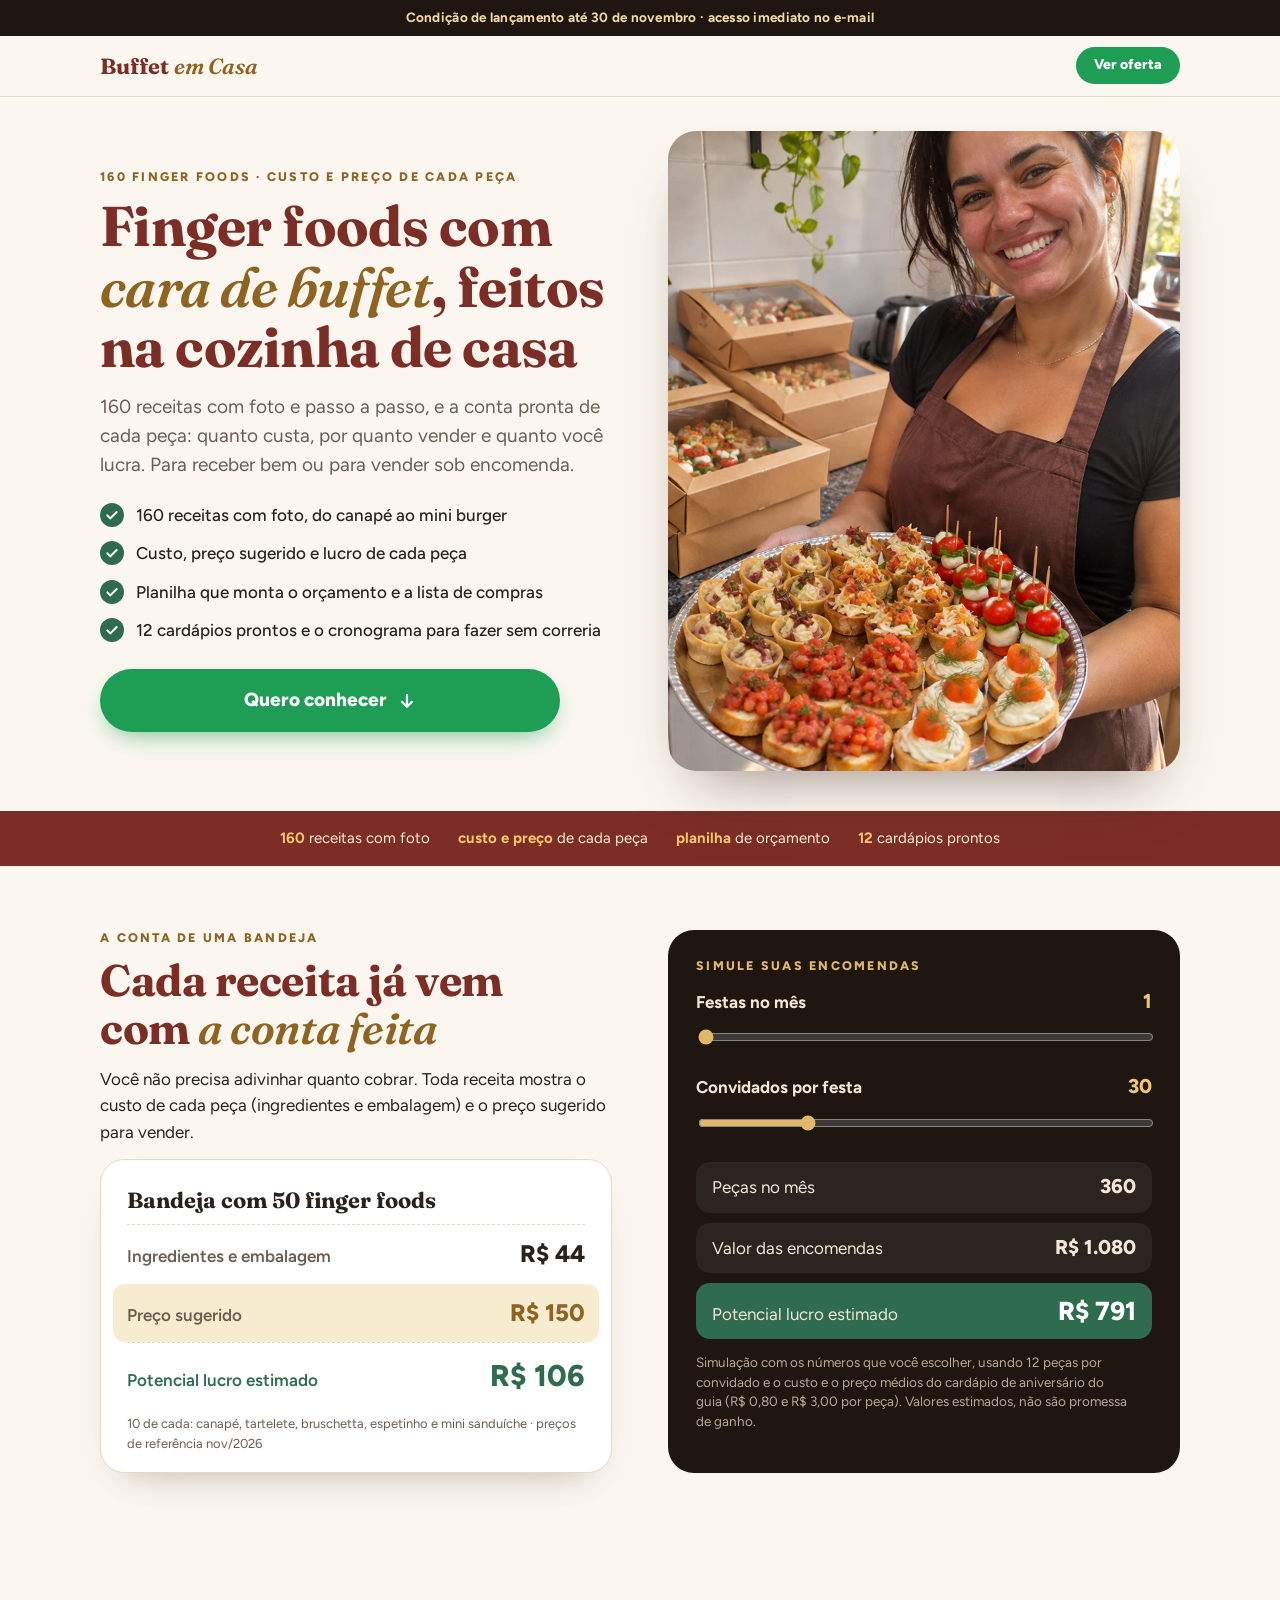
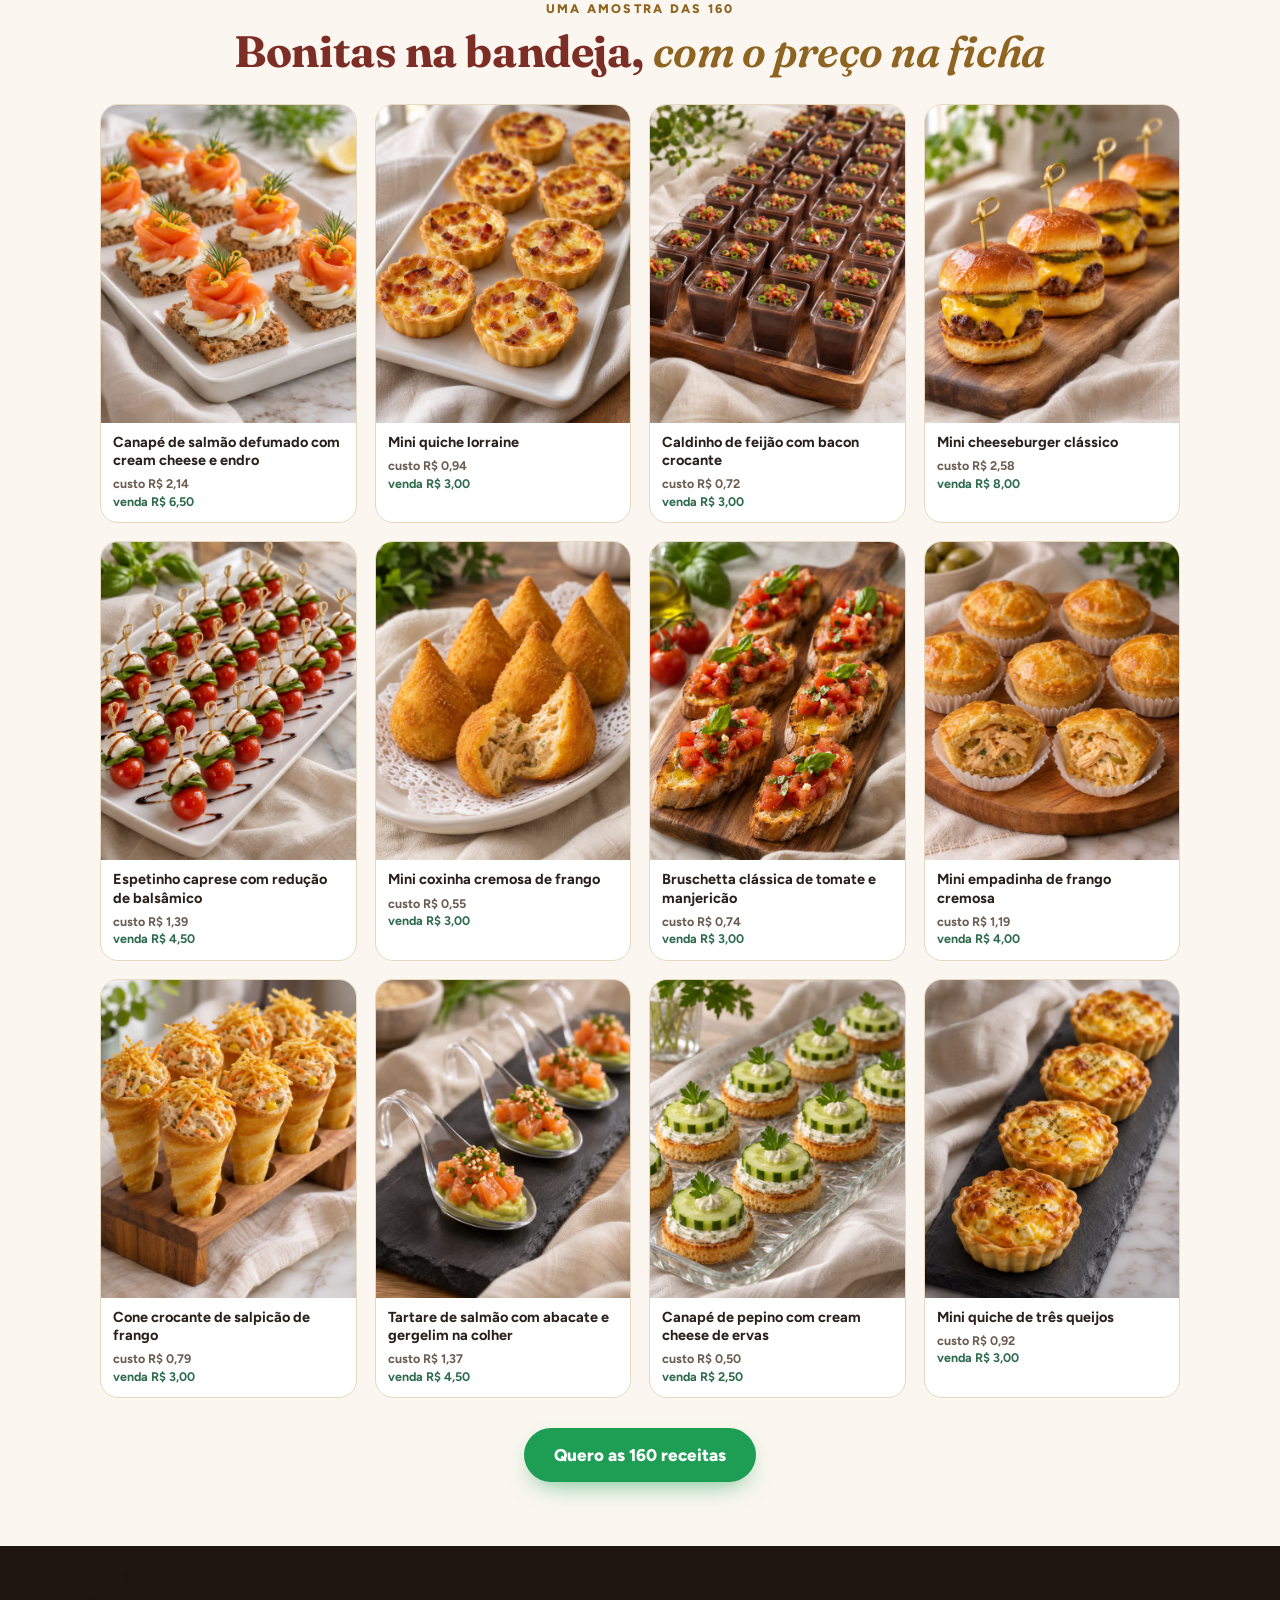
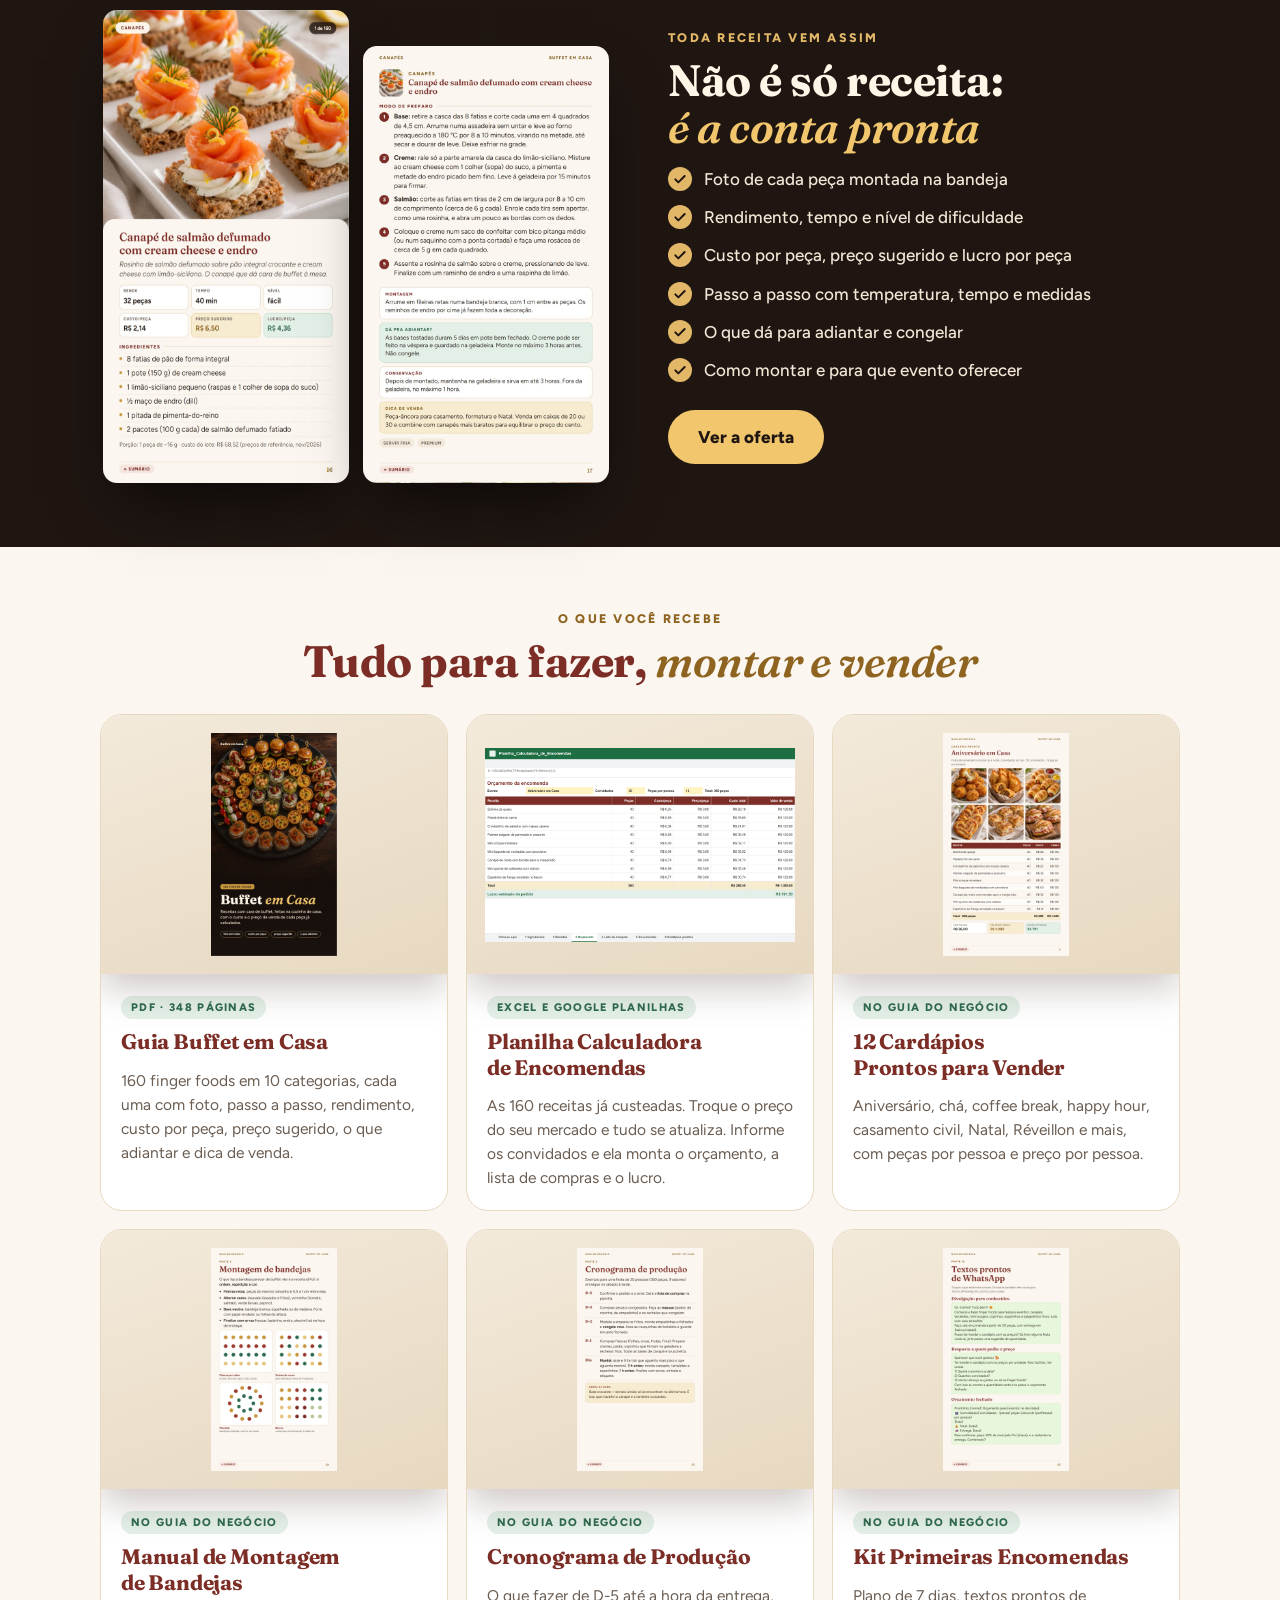
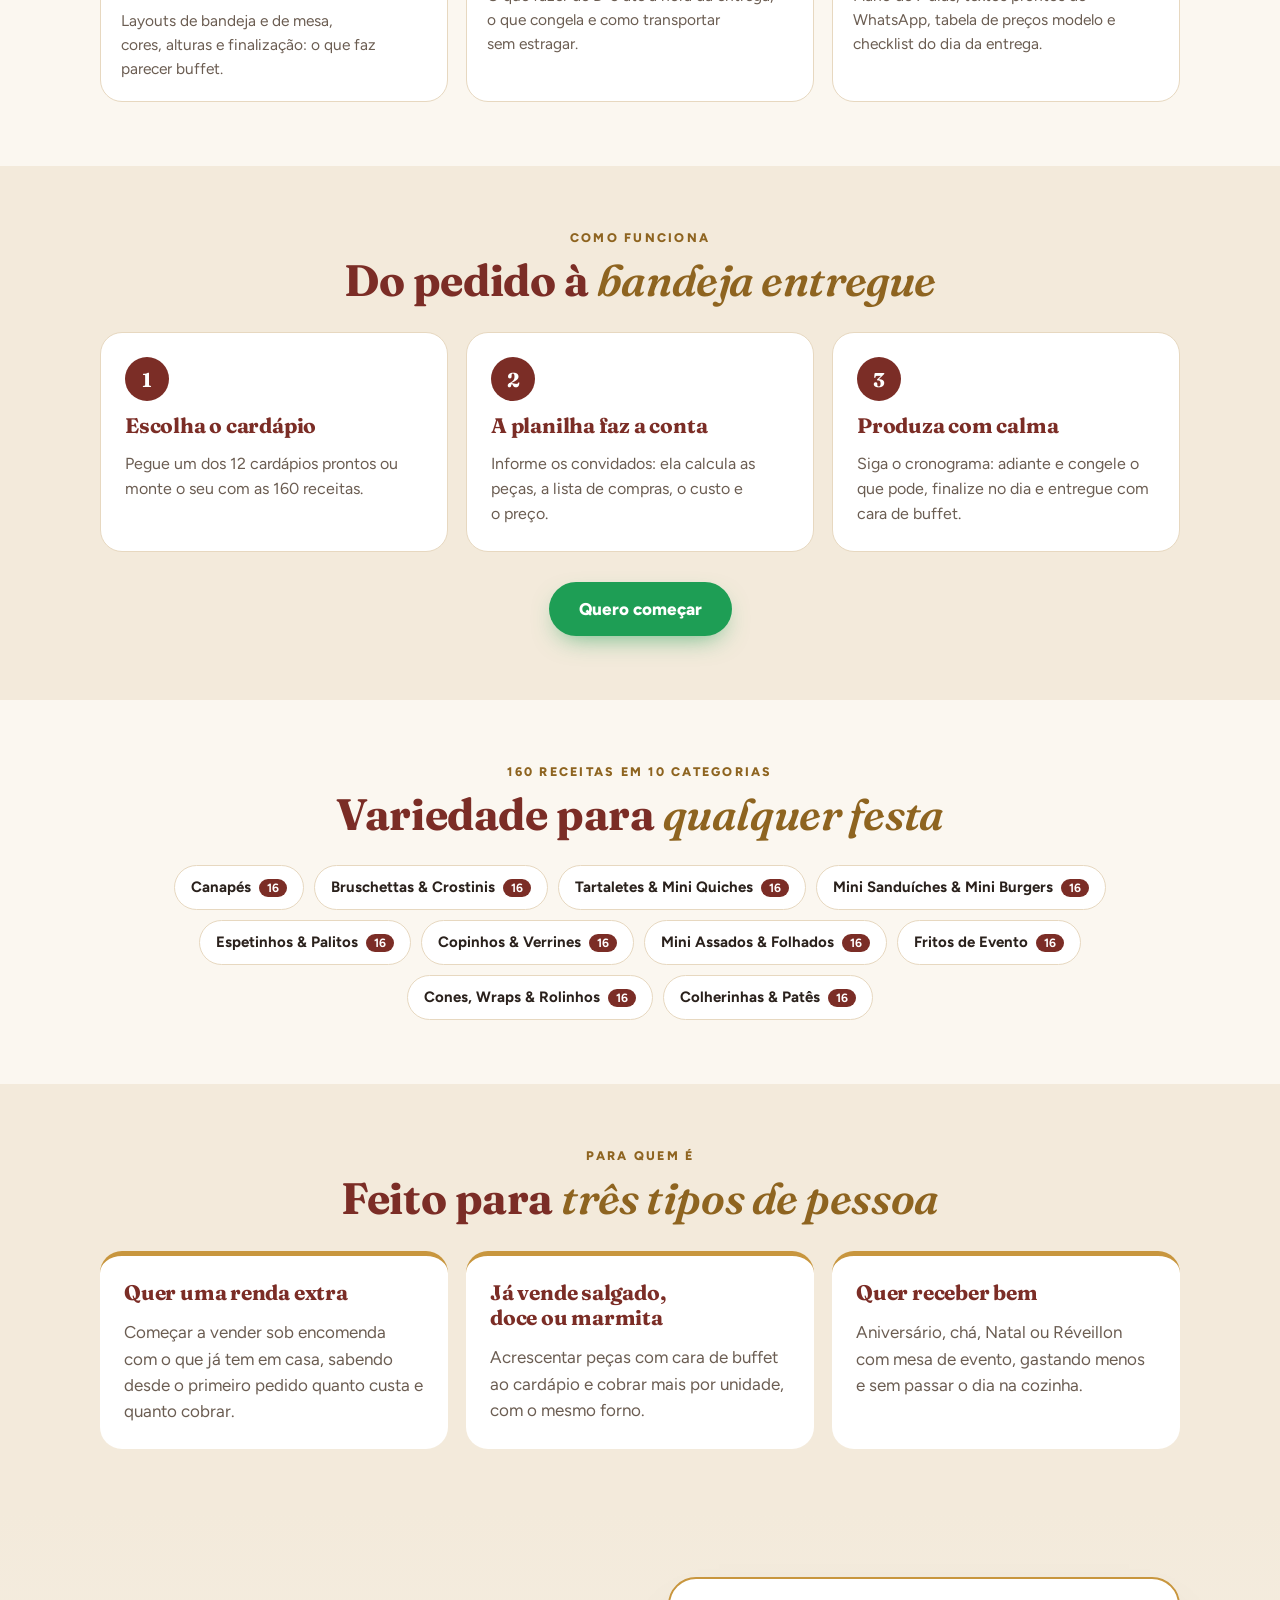
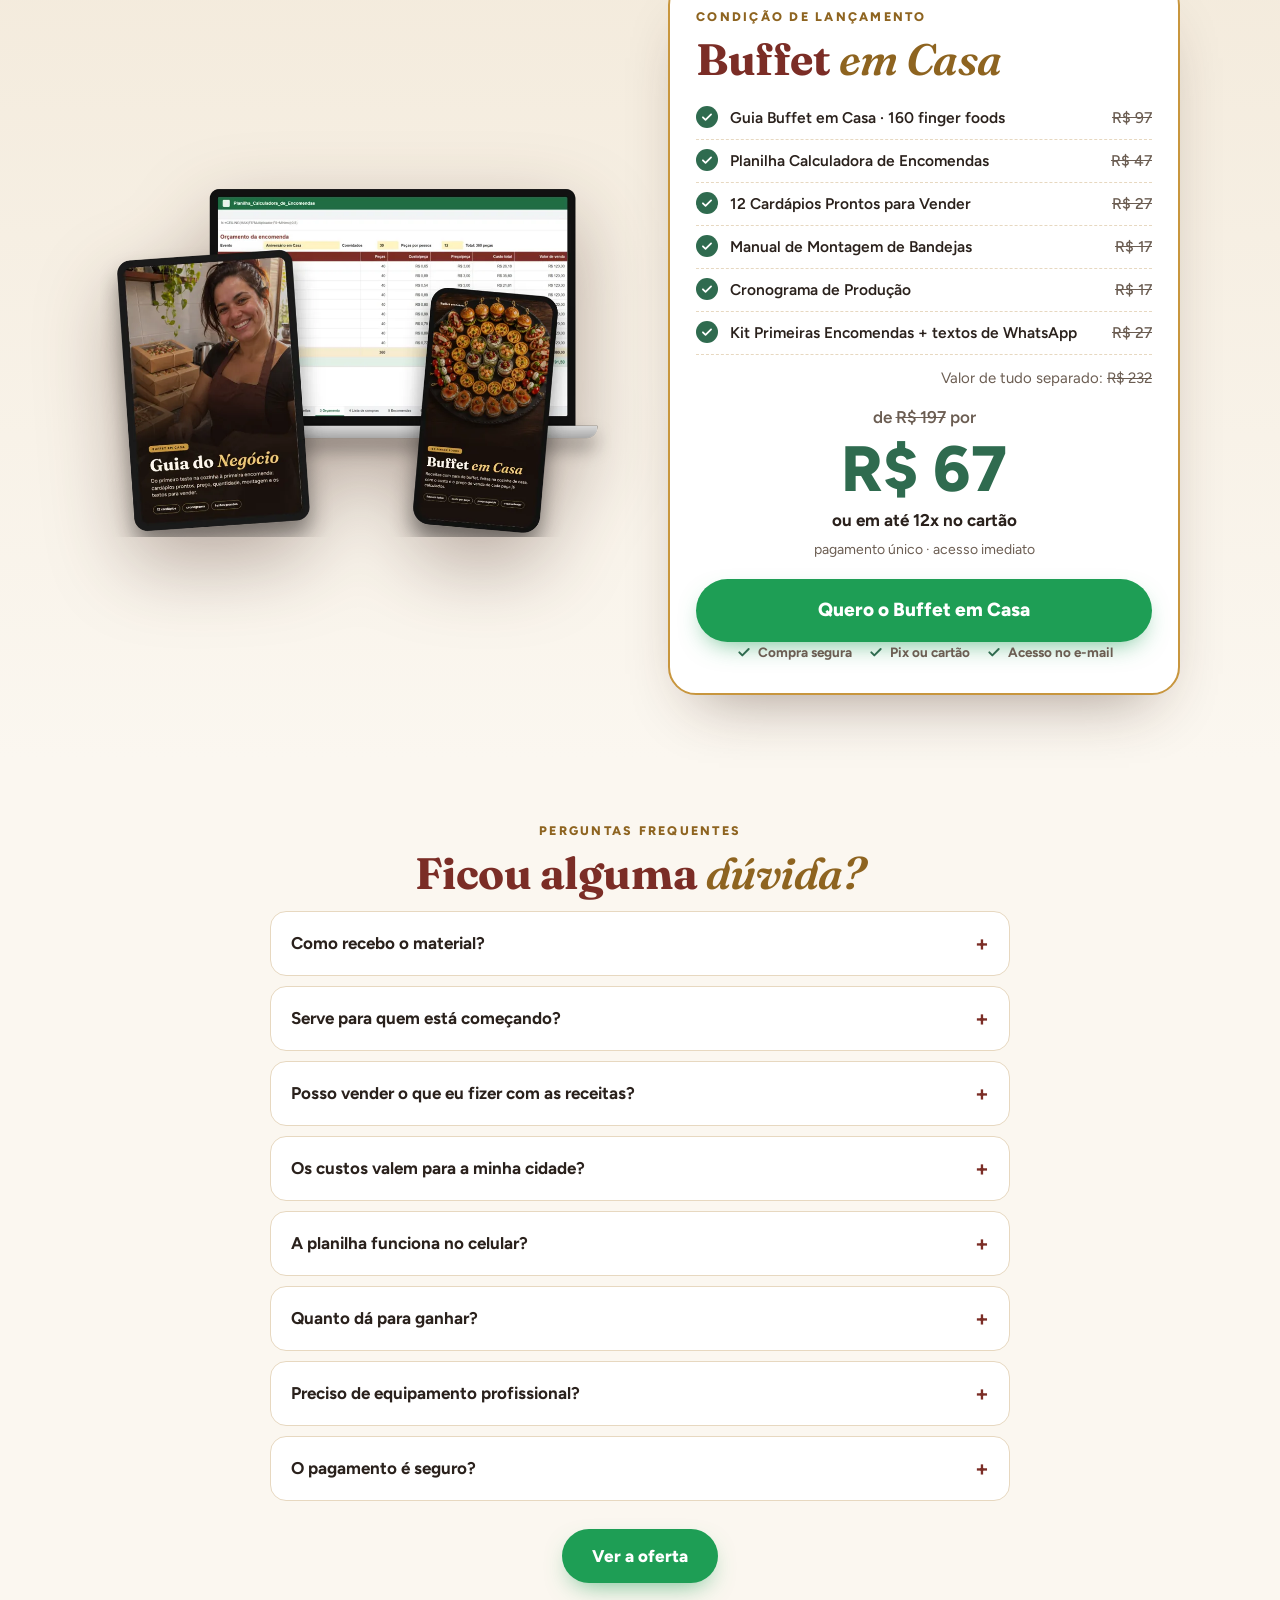
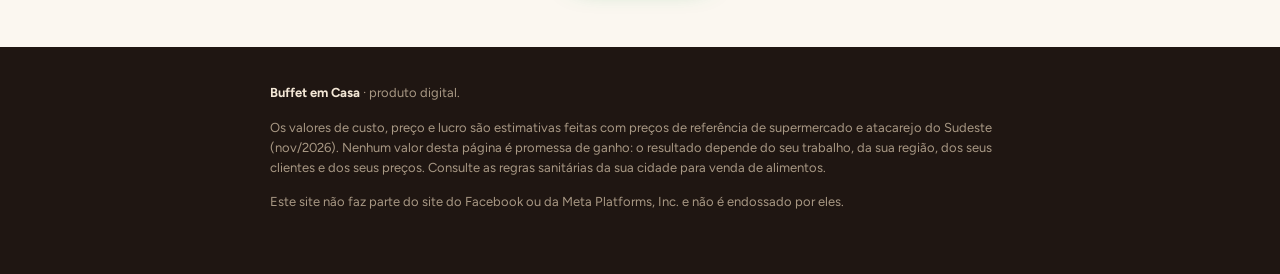
<file: index.html>
<!doctype html><html lang="pt-BR"><head><meta charset="utf-8"><meta name="viewport" content="width=device-width,initial-scale=1">
<title>Buffet em Casa · 160 finger foods com custo e preço calculados</title><meta name="description" content="160 finger foods com foto, custo por peça e preço de venda calculados, planilha de orçamento e 12 cardápios prontos.">
<meta property="og:title" content="Buffet em Casa · 160 finger foods com custo e preço calculados"><meta property="og:image" content="https://buffetemcasa.shop/img/og.jpg">
<link rel="icon" href="img/favicon.png">
<link rel="preconnect" href="https://fonts.googleapis.com"><link rel="preconnect" href="https://fonts.gstatic.com" crossorigin>
<link href="https://fonts.googleapis.com/css2?family=Figtree:wght@400;500;600;700;800&family=Fraunces:ital,opsz,wght@0,9..144,600;0,9..144,700;1,9..144,600&display=swap" rel="stylesheet">
<link rel="stylesheet" href="estilo.css"></head><body><noscript><img height="1" width="1" style="display:none" alt="" src="https://www.facebook.com/tr?id=1010111115467847&ev=PageView&noscript=1"></noscript>
<div class="topo">Condição de lançamento até 30 de novembro · acesso imediato no e-mail</div>
<header class="cabec"><div class="wrap"><span class="logo">Buffet <em>em Casa</em></span><a class="btn peq" href="#oferta">Ver oferta</a></div></header>
<main><section class="hero"><div class="wrap duas">
      <div class="hero-txt"><div class="kicker">160 finger foods · custo e preço de cada peça</div><h1>Finger foods com <em>cara de buffet</em>, feitos na cozinha de casa</h1><p class="sub">160 receitas com foto e passo a passo, e a conta pronta de cada peça: quanto custa, por quanto vender e quanto você lucra. Para receber bem ou para vender sob encomenda.</p>
      <div class="hero-img-m"><img src="img/cenas/00-persona-bandeja.jpg" alt="Finger foods com cara de buffet" fetchpriority="high"></div>
      <ul class="lista"><li><svg viewBox="0 0 24 24" fill="none" stroke="currentColor" stroke-width="3" stroke-linecap="round" stroke-linejoin="round"><path d="M5 12.5l4.5 4.5L19 7.5"/></svg><span>160 receitas com foto, do canapé ao mini burger</span></li><li><svg viewBox="0 0 24 24" fill="none" stroke="currentColor" stroke-width="3" stroke-linecap="round" stroke-linejoin="round"><path d="M5 12.5l4.5 4.5L19 7.5"/></svg><span>Custo, preço sugerido e lucro de cada peça</span></li><li><svg viewBox="0 0 24 24" fill="none" stroke="currentColor" stroke-width="3" stroke-linecap="round" stroke-linejoin="round"><path d="M5 12.5l4.5 4.5L19 7.5"/></svg><span>Planilha que monta o orçamento e a lista de compras</span></li><li><svg viewBox="0 0 24 24" fill="none" stroke="currentColor" stroke-width="3" stroke-linecap="round" stroke-linejoin="round"><path d="M5 12.5l4.5 4.5L19 7.5"/></svg><span>12 cardápios prontos e o cronograma para fazer sem correria</span></li></ul>
      <a class="btn grande" href="#oferta">Quero conhecer <svg viewBox="0 0 24 24" fill="none" stroke="currentColor" stroke-width="2.6" stroke-linecap="round" stroke-linejoin="round"><path d="M12 5v14M6 13l6 6 6-6"/></svg></a></div>
      <div class="hero-img"><img src="img/cenas/00-persona-bandeja.jpg" alt="Finger foods com cara de buffet" fetchpriority="high"></div></div></section>
      <div class="faixa-selos"><div class="wrap"><span><b>160</b> receitas com foto</span><span><b>custo e preço</b> de cada peça</span><span><b>planilha</b> de orçamento</span><span><b>12</b> cardápios prontos</span></div></div>
      <section class="sec conta" id="conta"><div class="wrap duas">
      <div><div class="kicker">A conta de uma bandeja</div>
      <h2>Cada receita já vem com <em>a conta feita</em></h2>
      <p>Você não precisa adivinhar quanto cobrar. Toda receita mostra o custo de cada peça (ingredientes e embalagem) e o preço sugerido para vender.</p>
      <div class="cartao-conta">
        <div class="ct-tit">Bandeja com 50 finger foods</div>
        <div class="ct-l"><span>Ingredientes e embalagem</span><b>R$ 44</b></div><div class="ct-l ouro"><span>Preço sugerido</span><b>R$ 150</b></div><div class="ct-l verde"><span>Potencial lucro estimado</span><b>R$ 106</b></div>
        <div class="ct-nota">10 de cada: canapé, tartelete, bruschetta, espetinho e mini sanduíche · preços de referência nov/2026</div>
      </div></div>
      <div class="calc" data-custo="0.8014" data-preco="3.0000">
        <div class="kicker">Simule suas encomendas</div>
        <label>Festas no mês <output id="o-festas">1</output></label><input type="range" id="festas" min="1" max="10" value="1">
        <label>Convidados por festa <output id="o-conv">30</output></label><input type="range" id="conv" min="15" max="80" step="5" value="30">
        <div class="calc-res"><div><span>Peças no mês</span><b id="r-pecas">-</b></div><div><span>Valor das encomendas</span><b id="r-venda">-</b></div>
        <div class="dest"><span>Potencial lucro estimado</span><b id="r-lucro">-</b></div></div>
        <p class="mini">Simulação com os números que você escolher, usando 12 peças por convidado e o custo e o preço médios do cardápio de aniversário do guia (R$ 0,80 e R$ 3,00 por peça). Valores estimados, não são promessa de ganho.</p>
      </div></div></section>
<section class="sec" id="galeria"><div class="wrap">
      <div class="centro"><div class="kicker">Uma amostra das 160</div><h2>Bonitas na bandeja, <em>com o preço na ficha</em></h2></div>
      <div class="galeria"><figure><img src="img/receitas/canape-salmao-cream-cheese-endro.jpg" alt="Canapé de salmão defumado com cream cheese e endro" loading="lazy"><figcaption><b>Canapé de salmão defumado com cream cheese e endro</b><span class="c">custo R$ 2,14</span><span class="v">venda R$ 6,50</span></figcaption></figure><figure><img src="img/receitas/mini-quiche-lorraine.jpg" alt="Mini quiche lorraine" loading="lazy"><figcaption><b>Mini quiche lorraine</b><span class="c">custo R$ 0,94</span><span class="v">venda R$ 3,00</span></figcaption></figure><figure><img src="img/receitas/copo-caldinho-feijao-bacon.jpg" alt="Caldinho de feijão com bacon crocante" loading="lazy"><figcaption><b>Caldinho de feijão com bacon crocante</b><span class="c">custo R$ 0,72</span><span class="v">venda R$ 3,00</span></figcaption></figure><figure><img src="img/receitas/mini-cheeseburger-classico.jpg" alt="Mini cheeseburger clássico" loading="lazy"><figcaption><b>Mini cheeseburger clássico</b><span class="c">custo R$ 2,58</span><span class="v">venda R$ 8,00</span></figcaption></figure><figure><img src="img/receitas/esp-caprese-balsamico.jpg" alt="Espetinho caprese com redução de balsâmico" loading="lazy"><figcaption><b>Espetinho caprese com redução de balsâmico</b><span class="c">custo R$ 1,39</span><span class="v">venda R$ 4,50</span></figcaption></figure><figure><img src="img/receitas/coxinha-frango-cremosa-mini.jpg" alt="Mini coxinha cremosa de frango" loading="lazy"><figcaption><b>Mini coxinha cremosa de frango</b><span class="c">custo R$ 0,55</span><span class="v">venda R$ 3,00</span></figcaption></figure><figure><img src="img/receitas/bruschetta-tomate-manjericao.jpg" alt="Bruschetta clássica de tomate e manjericão" loading="lazy"><figcaption><b>Bruschetta clássica de tomate e manjericão</b><span class="c">custo R$ 0,74</span><span class="v">venda R$ 3,00</span></figcaption></figure><figure><img src="img/receitas/empadinha-frango-cremosa.jpg" alt="Mini empadinha de frango cremosa" loading="lazy"><figcaption><b>Mini empadinha de frango cremosa</b><span class="c">custo R$ 1,19</span><span class="v">venda R$ 4,00</span></figcaption></figure><figure><img src="img/receitas/cone-pastel-salpicao-frango.jpg" alt="Cone crocante de salpicão de frango" loading="lazy"><figcaption><b>Cone crocante de salpicão de frango</b><span class="c">custo R$ 0,79</span><span class="v">venda R$ 3,00</span></figcaption></figure><figure><img src="img/receitas/colher-tartare-salmao-abacate.jpg" alt="Tartare de salmão com abacate e gergelim na colher" loading="lazy"><figcaption><b>Tartare de salmão com abacate e gergelim na colher</b><span class="c">custo R$ 1,37</span><span class="v">venda R$ 4,50</span></figcaption></figure><figure><img src="img/receitas/canape-pepino-cream-cheese-ervas.jpg" alt="Canapé de pepino com cream cheese de ervas" loading="lazy"><figcaption><b>Canapé de pepino com cream cheese de ervas</b><span class="c">custo R$ 0,50</span><span class="v">venda R$ 2,50</span></figcaption></figure><figure><img src="img/receitas/mini-quiche-tres-queijos.jpg" alt="Mini quiche de três queijos" loading="lazy"><figcaption><b>Mini quiche de três queijos</b><span class="c">custo R$ 0,92</span><span class="v">venda R$ 3,00</span></figcaption></figure></div>
      <div class="centro"><a class="btn " href="#oferta">Quero as 160 receitas</a></div></div></section>
<section class="sec escuro" id="ficha"><div class="wrap duas">
      <div class="paginas"><img src="img/mock/pg-receita1.jpg" alt="Página de receita com foto e ficha de custo" loading="lazy"><img src="img/mock/pg-receita2.jpg" alt="Página de preparo, montagem e dica de venda" loading="lazy"></div>
      <div><div class="kicker">Toda receita vem assim</div><h2>Não é só receita: <em>é a conta pronta</em></h2>
      <ul class="lista"><li><svg viewBox="0 0 24 24" fill="none" stroke="currentColor" stroke-width="3" stroke-linecap="round" stroke-linejoin="round"><path d="M5 12.5l4.5 4.5L19 7.5"/></svg><span>Foto de cada peça montada na bandeja</span></li><li><svg viewBox="0 0 24 24" fill="none" stroke="currentColor" stroke-width="3" stroke-linecap="round" stroke-linejoin="round"><path d="M5 12.5l4.5 4.5L19 7.5"/></svg><span>Rendimento, tempo e nível de dificuldade</span></li><li><svg viewBox="0 0 24 24" fill="none" stroke="currentColor" stroke-width="3" stroke-linecap="round" stroke-linejoin="round"><path d="M5 12.5l4.5 4.5L19 7.5"/></svg><span>Custo por peça, preço sugerido e lucro por peça</span></li><li><svg viewBox="0 0 24 24" fill="none" stroke="currentColor" stroke-width="3" stroke-linecap="round" stroke-linejoin="round"><path d="M5 12.5l4.5 4.5L19 7.5"/></svg><span>Passo a passo com temperatura, tempo e medidas</span></li><li><svg viewBox="0 0 24 24" fill="none" stroke="currentColor" stroke-width="3" stroke-linecap="round" stroke-linejoin="round"><path d="M5 12.5l4.5 4.5L19 7.5"/></svg><span>O que dá para adiantar e congelar</span></li><li><svg viewBox="0 0 24 24" fill="none" stroke="currentColor" stroke-width="3" stroke-linecap="round" stroke-linejoin="round"><path d="M5 12.5l4.5 4.5L19 7.5"/></svg><span>Como montar e para que evento oferecer</span></li></ul>
      <a class="btn claro" href="#oferta">Ver a oferta</a></div></div></section>
<section class="sec" id="entrega"><div class="wrap">
      <div class="centro"><div class="kicker">O que você recebe</div><h2>Tudo para fazer, <em>montar e vender</em></h2></div>
      <div class="cards"><article><img src="img/mock/pg-capa.jpg" alt="Guia Buffet em Casa" loading="lazy"><div><span class="tag">PDF · 348 páginas</span><h3>Guia Buffet em Casa</h3><p>160 finger foods em 10 categorias, cada uma com foto, passo a passo, rendimento, custo por peça, preço sugerido, o que adiantar e dica de venda.</p></div></article><article><img src="img/mock/planilha.jpg" alt="Planilha Calculadora de Encomendas" loading="lazy"><div><span class="tag">Excel e Google Planilhas</span><h3>Planilha Calculadora de Encomendas</h3><p>As 160 receitas já custeadas. Troque o preço do seu mercado e tudo se atualiza. Informe os convidados e ela monta o orçamento, a lista de compras e o lucro.</p></div></article><article><img src="img/mock/pg-cardapio.jpg" alt="12 Cardápios Prontos para Vender" loading="lazy"><div><span class="tag">no Guia do Negócio</span><h3>12 Cardápios Prontos para Vender</h3><p>Aniversário, chá, coffee break, happy hour, casamento civil, Natal, Réveillon e mais, com peças por pessoa e preço por pessoa.</p></div></article><article><img src="img/mock/pg-bandejas.jpg" alt="Manual de Montagem de Bandejas" loading="lazy"><div><span class="tag">no Guia do Negócio</span><h3>Manual de Montagem de Bandejas</h3><p>Layouts de bandeja e de mesa, cores, alturas e finalização: o que faz parecer buffet.</p></div></article><article><img src="img/mock/pg-cronograma.jpg" alt="Cronograma de Produção" loading="lazy"><div><span class="tag">no Guia do Negócio</span><h3>Cronograma de Produção</h3><p>O que fazer de D-5 até a hora da entrega, o que congela e como transportar sem estragar.</p></div></article><article><img src="img/mock/pg-textos.jpg" alt="Kit Primeiras Encomendas" loading="lazy"><div><span class="tag">no Guia do Negócio</span><h3>Kit Primeiras Encomendas</h3><p>Plano de 7 dias, textos prontos de WhatsApp, tabela de preços modelo e checklist do dia da entrega.</p></div></article></div></div></section>
<section class="sec claro2" id="como"><div class="wrap">
      <div class="centro"><div class="kicker">Como funciona</div><h2>Do pedido à <em>bandeja entregue</em></h2></div>
      <div class="passos"><div class="passo"><b>1</b><h3>Escolha o cardápio</h3><p>Pegue um dos 12 cardápios prontos ou monte o seu com as 160 receitas.</p></div><div class="passo"><b>2</b><h3>A planilha faz a conta</h3><p>Informe os convidados: ela calcula as peças, a lista de compras, o custo e o preço.</p></div><div class="passo"><b>3</b><h3>Produza com calma</h3><p>Siga o cronograma: adiante e congele o que pode, finalize no dia e entregue com cara de buffet.</p></div></div>
      <div class="centro"><a class="btn " href="#oferta">Quero começar</a></div></div></section>
<section class="sec" id="categorias"><div class="wrap">
      <div class="centro"><div class="kicker">160 receitas em 10 categorias</div><h2>Variedade para <em>qualquer festa</em></h2></div>
      <div class="cats"><span>Canapés<i>16</i></span><span>Bruschettas & Crostinis<i>16</i></span><span>Tartaletes & Mini Quiches<i>16</i></span><span>Mini Sanduíches & Mini Burgers<i>16</i></span><span>Espetinhos & Palitos<i>16</i></span><span>Copinhos & Verrines<i>16</i></span><span>Mini Assados & Folhados<i>16</i></span><span>Fritos de Evento<i>16</i></span><span>Cones, Wraps & Rolinhos<i>16</i></span><span>Colherinhas & Patês<i>16</i></span></div></div></section>
<section class="sec claro2" id="paraquem"><div class="wrap">
      <div class="centro"><div class="kicker">Para quem é</div><h2>Feito para <em>três tipos de pessoa</em></h2></div>
      <div class="pq"><div><h3>Quer uma renda extra</h3><p>Começar a vender sob encomenda com o que já tem em casa, sabendo desde o primeiro pedido quanto custa e quanto cobrar.</p></div><div><h3>Já vende salgado, doce ou marmita</h3><p>Acrescentar peças com cara de buffet ao cardápio e cobrar mais por unidade, com o mesmo forno.</p></div><div><h3>Quer receber bem</h3><p>Aniversário, chá, Natal ou Réveillon com mesa de evento, gastando menos e sem passar o dia na cozinha.</p></div></div></div></section>
<section class="sec oferta" id="oferta"><div class="wrap duas">
      <div><img class="kit" src="img/mock/kit.webp" alt="Guia, planilha e Guia do Negócio do Buffet em Casa" loading="lazy"></div>
      <div class="box-oferta"><div class="kicker">Condição de lançamento</div><h2>Buffet <em>em Casa</em></h2>
      <ul class="itens"><li><svg viewBox="0 0 24 24" fill="none" stroke="currentColor" stroke-width="3" stroke-linecap="round" stroke-linejoin="round"><path d="M5 12.5l4.5 4.5L19 7.5"/></svg><span>Guia Buffet em Casa · 160 finger foods</span><s>R$ 97</s></li><li><svg viewBox="0 0 24 24" fill="none" stroke="currentColor" stroke-width="3" stroke-linecap="round" stroke-linejoin="round"><path d="M5 12.5l4.5 4.5L19 7.5"/></svg><span>Planilha Calculadora de Encomendas</span><s>R$ 47</s></li><li><svg viewBox="0 0 24 24" fill="none" stroke="currentColor" stroke-width="3" stroke-linecap="round" stroke-linejoin="round"><path d="M5 12.5l4.5 4.5L19 7.5"/></svg><span>12 Cardápios Prontos para Vender</span><s>R$ 27</s></li><li><svg viewBox="0 0 24 24" fill="none" stroke="currentColor" stroke-width="3" stroke-linecap="round" stroke-linejoin="round"><path d="M5 12.5l4.5 4.5L19 7.5"/></svg><span>Manual de Montagem de Bandejas</span><s>R$ 17</s></li><li><svg viewBox="0 0 24 24" fill="none" stroke="currentColor" stroke-width="3" stroke-linecap="round" stroke-linejoin="round"><path d="M5 12.5l4.5 4.5L19 7.5"/></svg><span>Cronograma de Produção</span><s>R$ 17</s></li><li><svg viewBox="0 0 24 24" fill="none" stroke="currentColor" stroke-width="3" stroke-linecap="round" stroke-linejoin="round"><path d="M5 12.5l4.5 4.5L19 7.5"/></svg><span>Kit Primeiras Encomendas + textos de WhatsApp</span><s>R$ 27</s></li></ul>
      <div class="total">Valor de tudo separado: <s>R$ 232</s></div>
      <div class="preco"><span class="de">de <s>R$ 197</s> por</span><b>R$ 67</b><span class="parc">ou em até 12x no cartão</span><span class="unico">pagamento único · acesso imediato</span></div>
      <a class="btn grande" id="comprar" href="https://pay.cakto.com.br/uph7z8j">Quero o Buffet em Casa</a>
      <div class="contador" data-prazo="2026-11-30T23:59:59-03:00"><span>A condição de lançamento termina em</span><div><b data-u="d">00</b><i>dias</i></div><div><b data-u="h">00</b><i>horas</i></div><div><b data-u="m">00</b><i>min</i></div><div><b data-u="s">00</b><i>seg</i></div></div>
      <div class="selos"><span><svg viewBox="0 0 24 24" fill="none" stroke="currentColor" stroke-width="3" stroke-linecap="round" stroke-linejoin="round"><path d="M5 12.5l4.5 4.5L19 7.5"/></svg> Compra segura</span><span><svg viewBox="0 0 24 24" fill="none" stroke="currentColor" stroke-width="3" stroke-linecap="round" stroke-linejoin="round"><path d="M5 12.5l4.5 4.5L19 7.5"/></svg> Pix ou cartão</span><span><svg viewBox="0 0 24 24" fill="none" stroke="currentColor" stroke-width="3" stroke-linecap="round" stroke-linejoin="round"><path d="M5 12.5l4.5 4.5L19 7.5"/></svg> Acesso no e-mail</span></div>
      </div></div></section>
<section class="sec" id="faq"><div class="wrap estreito"><div class="centro"><div class="kicker">Perguntas frequentes</div><h2>Ficou alguma <em>dúvida?</em></h2></div>
      <details><summary>Como recebo o material?</summary><p>Logo depois da confirmação do pagamento, você recebe no e-mail o acesso aos arquivos: os PDFs (abrem no celular, tablet ou computador) e a planilha.</p></details><details><summary>Serve para quem está começando?</summary><p>Sim. As receitas usam ingrediente de supermercado e utensílio comum, com passo a passo detalhado, tempo e temperatura. Cada uma indica o nível (fácil ou média).</p></details><details><summary>Posso vender o que eu fizer com as receitas?</summary><p>Pode e deve: o guia foi feito para isso. Só não é permitido revender ou distribuir o material.</p></details><details><summary>Os custos valem para a minha cidade?</summary><p>Os preços de referência são de supermercado e atacarejo do Sudeste em novembro de 2026. Na planilha, você troca pelos preços do seu mercado e todos os custos e preços se atualizam.</p></details><details><summary>A planilha funciona no celular?</summary><p>Funciona no Excel e no Google Planilhas, inclusive pelo aplicativo do celular. Para o orçamento, o computador é mais confortável.</p></details><details><summary>Quanto dá para ganhar?</summary><p>Depende de quantas encomendas você fizer, da sua região e do seu preço. O guia mostra a conta de cada peça e de cada cardápio para você fazer a sua conta com números reais, mas não existe garantia de resultado nem de vendas.</p></details><details><summary>Preciso de equipamento profissional?</summary><p>Não. Forno doméstico, panelas comuns, forminhas de tartelete (opcionais: há receitas com casquinha pronta) e bandejas.</p></details><details><summary>O pagamento é seguro?</summary><p>Sim. O pagamento é feito em plataforma de checkout segura, com Pix e cartão.</p></details>
      <div class="centro" style="margin-top:28px"><a class="btn " href="#oferta">Ver a oferta</a></div></div></section></main>
<footer><div class="wrap estreito"><p><b>Buffet em Casa</b> · produto digital. </p>
<p>Os valores de custo, preço e lucro são estimativas feitas com preços de referência de supermercado e atacarejo do Sudeste (nov/2026). Nenhum valor desta página é promessa de ganho: o resultado depende do seu trabalho, da sua região, dos seus clientes e dos seus preços. Consulte as regras sanitárias da sua cidade para venda de alimentos.</p>
<p>Este site não faz parte do site do Facebook ou da Meta Platforms, Inc. e não é endossado por eles.</p></div></footer>
<script>
var CFG={"pixelId":"1010111115467847","preco":67,"checkout":"https://pay.cakto.com.br/uph7z8j"};window.VSL_CTA=154;
if(CFG.pixelId){!function(f,b,e,v,n,t,s){if(f.fbq)return;n=f.fbq=function(){n.callMethod?n.callMethod.apply(n,arguments):n.queue.push(arguments)};if(!f._fbq)f._fbq=n;n.push=n;n.loaded=!0;n.version='2.0';n.queue=[];t=b.createElement(e);t.async=!0;t.src=v;s=b.getElementsByTagName(e)[0];s.parentNode.insertBefore(t,s)}(window,document,'script','https://connect.facebook.net/en_US/fbevents.js');fbq('init',CFG.pixelId);fbq('track','PageView');fbq('track','ViewContent',{content_name:'Buffet em Casa',value:CFG.preco,currency:'BRL'});}
// checkout: repassa UTMs e fbclid; sem link configurado, avisa
(function(){var a=document.getElementById('comprar');if(!a)return;if(!CFG.checkout){a.classList.add('off');a.addEventListener('click',function(e){e.preventDefault();alert('Link de checkout ainda não configurado.');});return;}
var q=location.search.slice(1);if(q){a.href=CFG.checkout+(CFG.checkout.indexOf('?')<0?'?':'&')+q;}
a.addEventListener('click',function(){if(window.fbq)fbq('track','InitiateCheckout',{value:CFG.preco,currency:'BRL'});});})();
// rolagem suave para a oferta
document.querySelectorAll('a[href^="#"]').forEach(function(a){a.addEventListener('click',function(e){var el=document.querySelector(a.getAttribute('href'));if(el&&a.id!=='comprar'){e.preventDefault();el.scrollIntoView({behavior:'smooth'});}});});
// contador até data fixa
(function(){var c=document.querySelector('.contador');if(!c)return;var fim=new Date(c.dataset.prazo).getTime();function p(n){return(n<10?'0':'')+n;}
function t(){var r=Math.max(0,fim-Date.now()),s=Math.floor(r/1e3);c.querySelector('[data-u=d]').textContent=p(Math.floor(s/86400));c.querySelector('[data-u=h]').textContent=p(Math.floor(s%86400/3600));c.querySelector('[data-u=m]').textContent=p(Math.floor(s%3600/60));c.querySelector('[data-u=s]').textContent=p(s%60);if(r<=0)c.style.display='none';}t();setInterval(t,1000);})();
// calculadora
(function(){var c=document.querySelector('.calc');if(!c)return;var cu=+c.dataset.custo,pr=+c.dataset.preco,festa=c.dataset.modo==='festa';
function brl(v){return'R$ '+Math.round(v).toString().replace(/\B(?=(\d{3})+(?!\d))/g,'.');}
function at(){var f=+document.getElementById('festas').value,v=+document.getElementById('conv').value;document.getElementById('o-festas').textContent=f;document.getElementById('o-conv').textContent=v;
if(festa){var pc=f*v;document.getElementById('r-pecas').textContent=pc.toLocaleString('pt-BR');document.getElementById('r-venda').textContent=v<=20?'4 a 6':v<=50?'6 a 9':'8 a 12';document.getElementById('r-lucro').textContent=brl(pc*cu);return;}
var pecas=f*v*12;document.getElementById('r-pecas').textContent=pecas.toLocaleString('pt-BR');document.getElementById('r-venda').textContent=brl(pecas*pr);document.getElementById('r-lucro').textContent=brl(pecas*(pr-cu));}
c.querySelectorAll('input').forEach(function(i){i.addEventListener('input',at);});at();})();
// VSL: botão aparece depois do pitch
(function(){var v=document.getElementById('vsl'),b=document.getElementById('cta-vsl');if(!v||!b)return;var mostrar=function(){b.classList.remove('escondido');};
v.addEventListener('timeupdate',function(){if(v.currentTime>=(window.VSL_CTA||150))mostrar();});setTimeout(mostrar,240000);})();
</script></body></html>
</file>
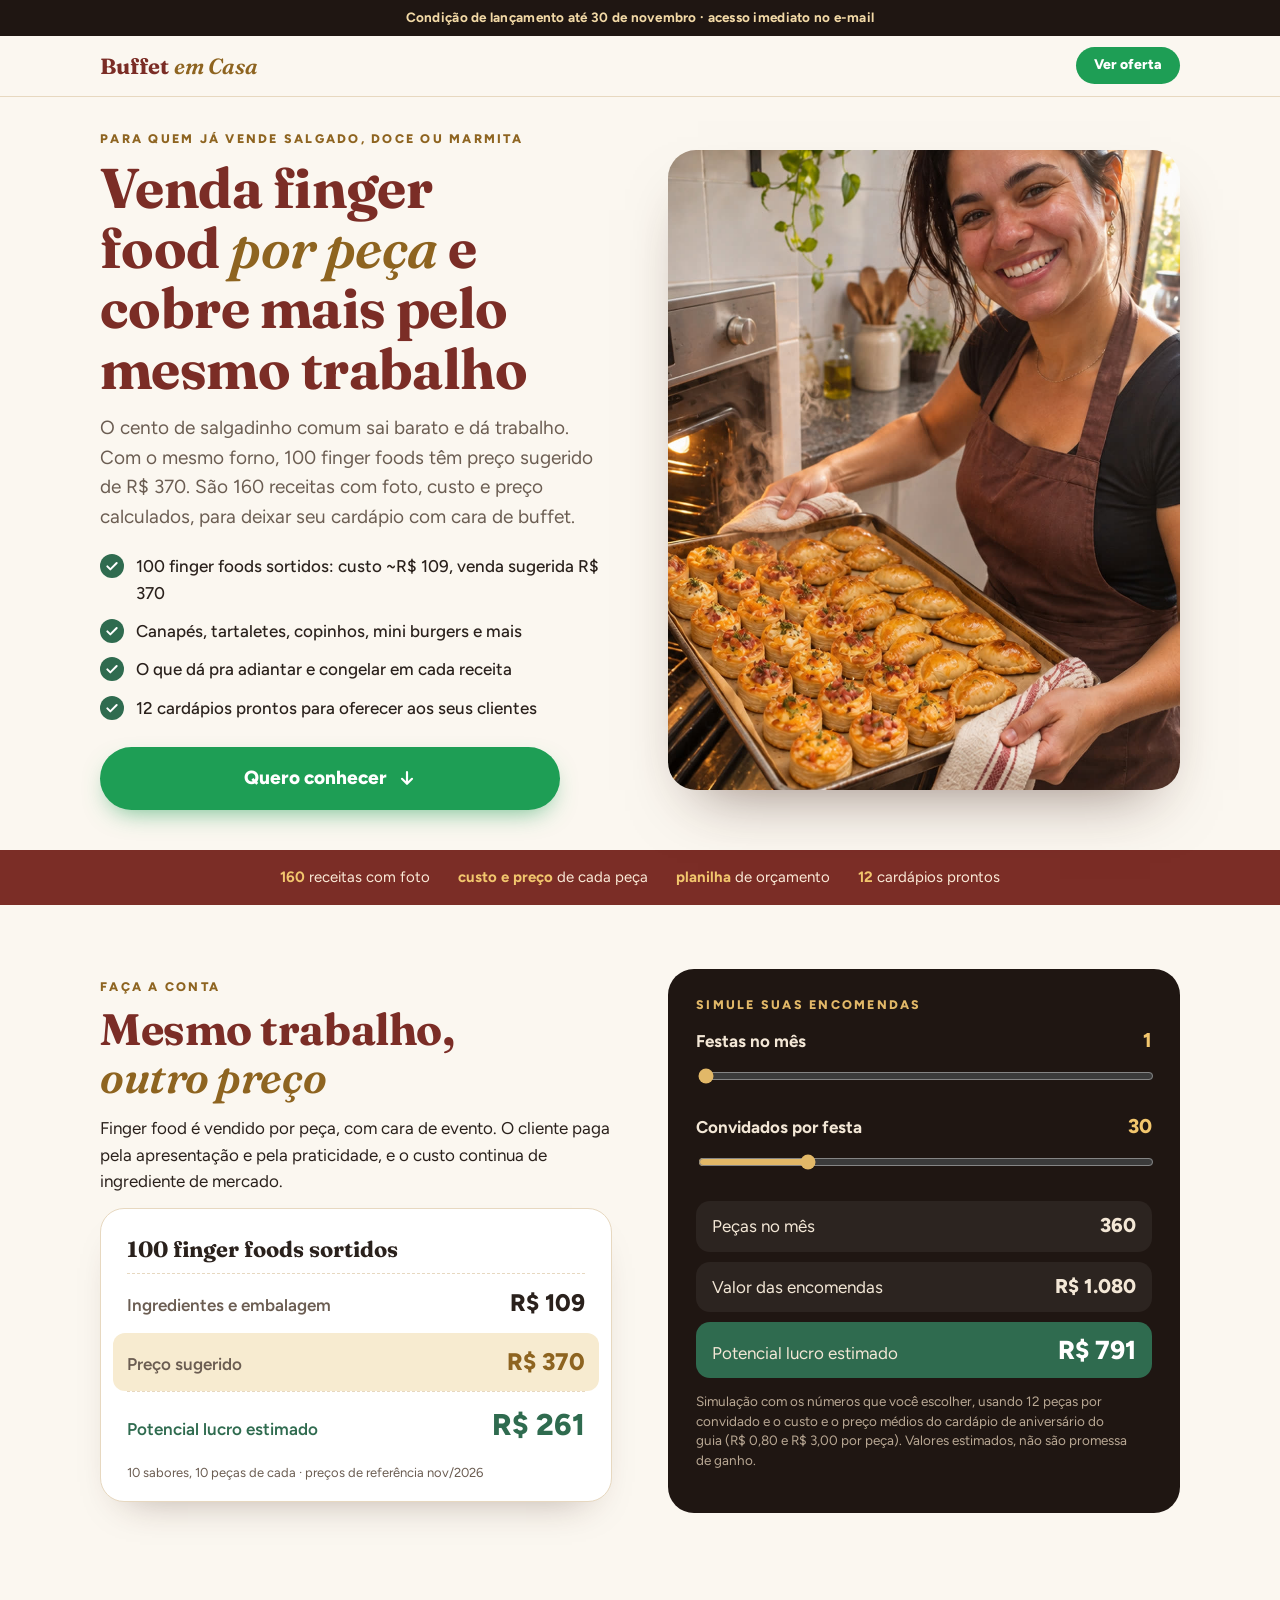
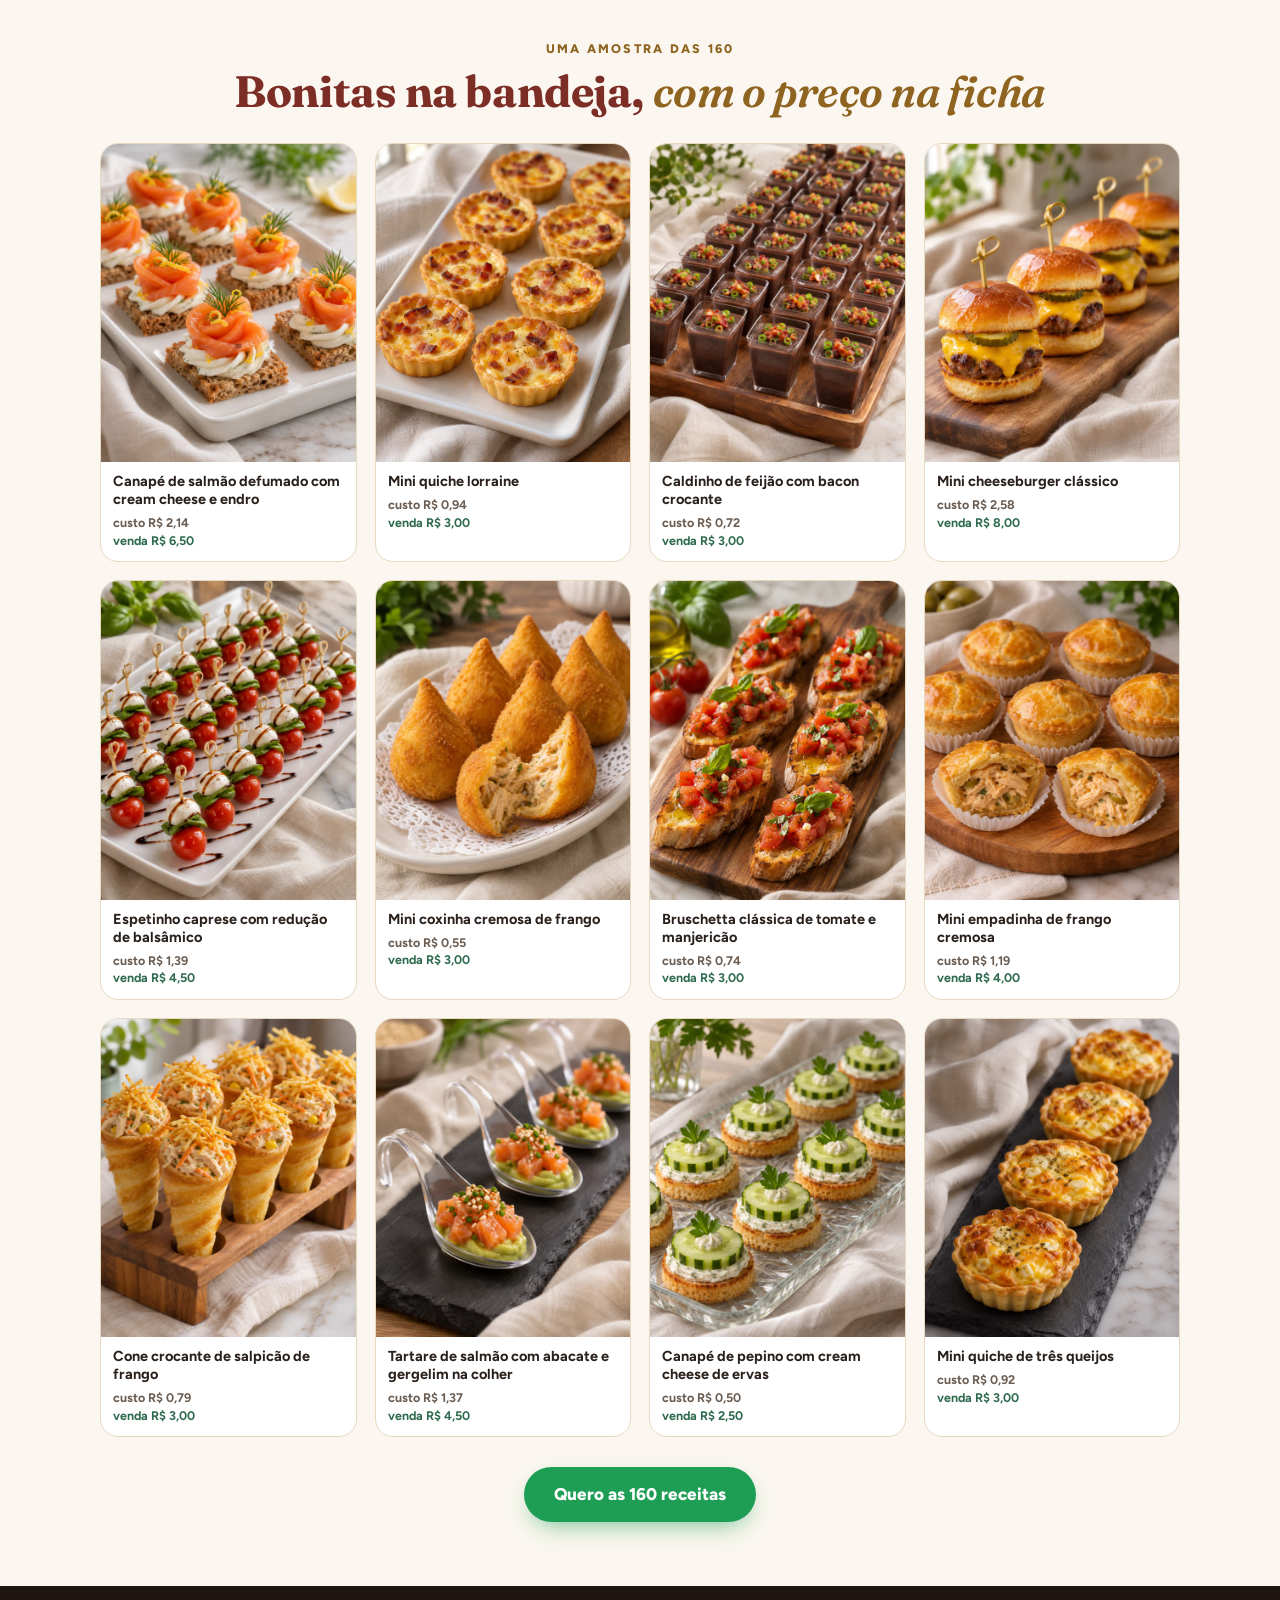
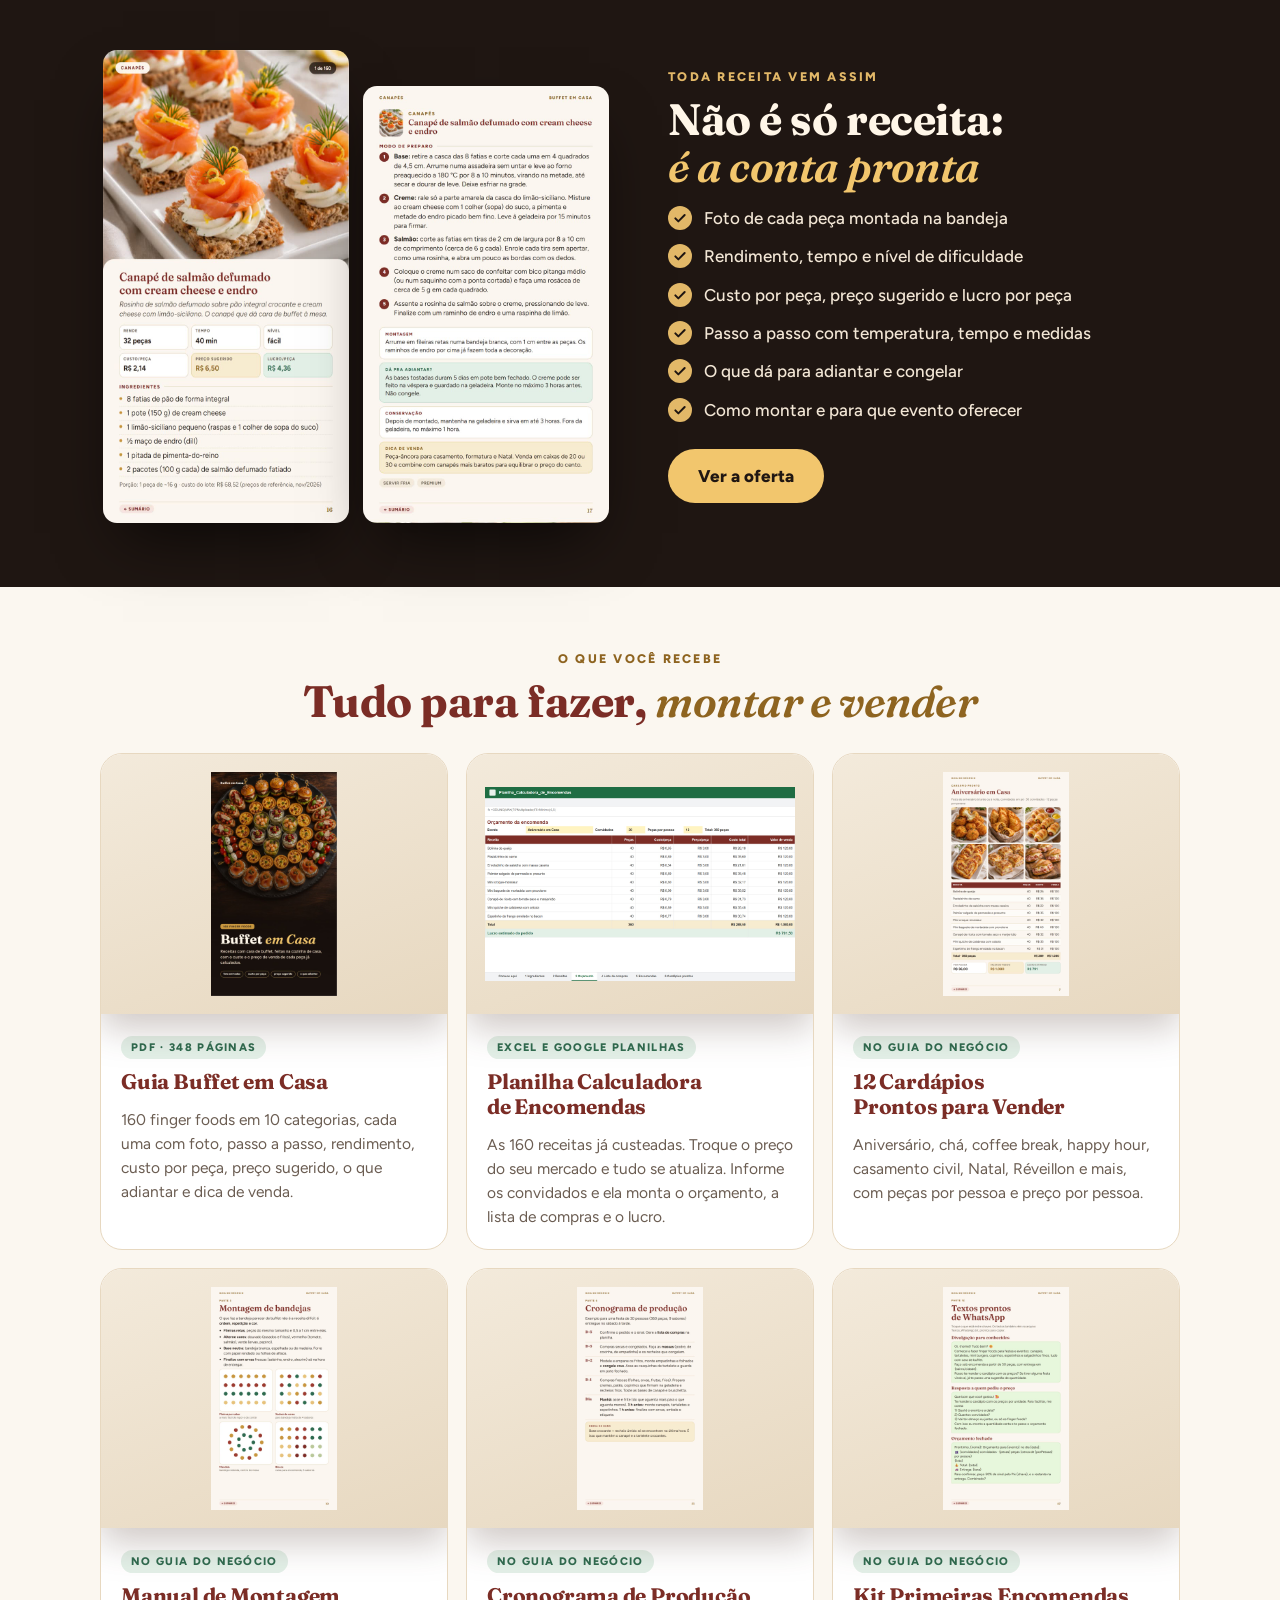
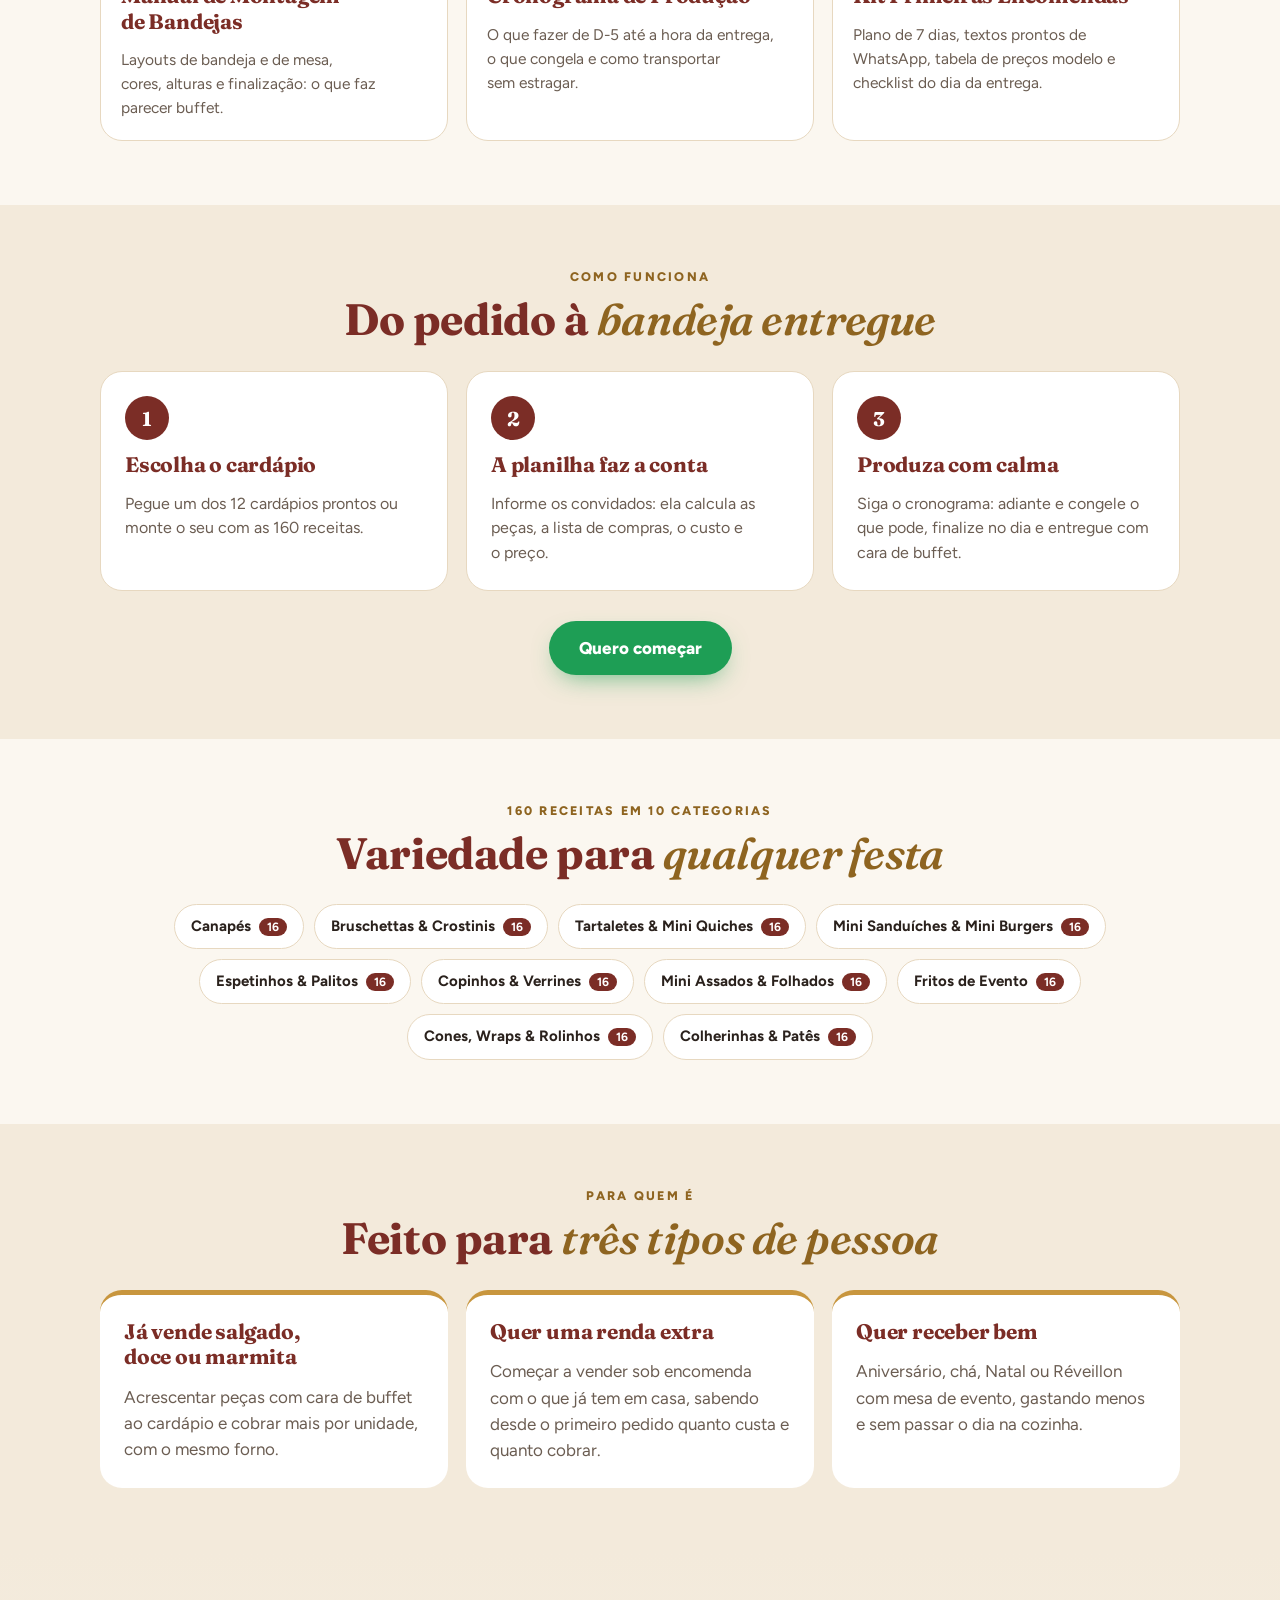
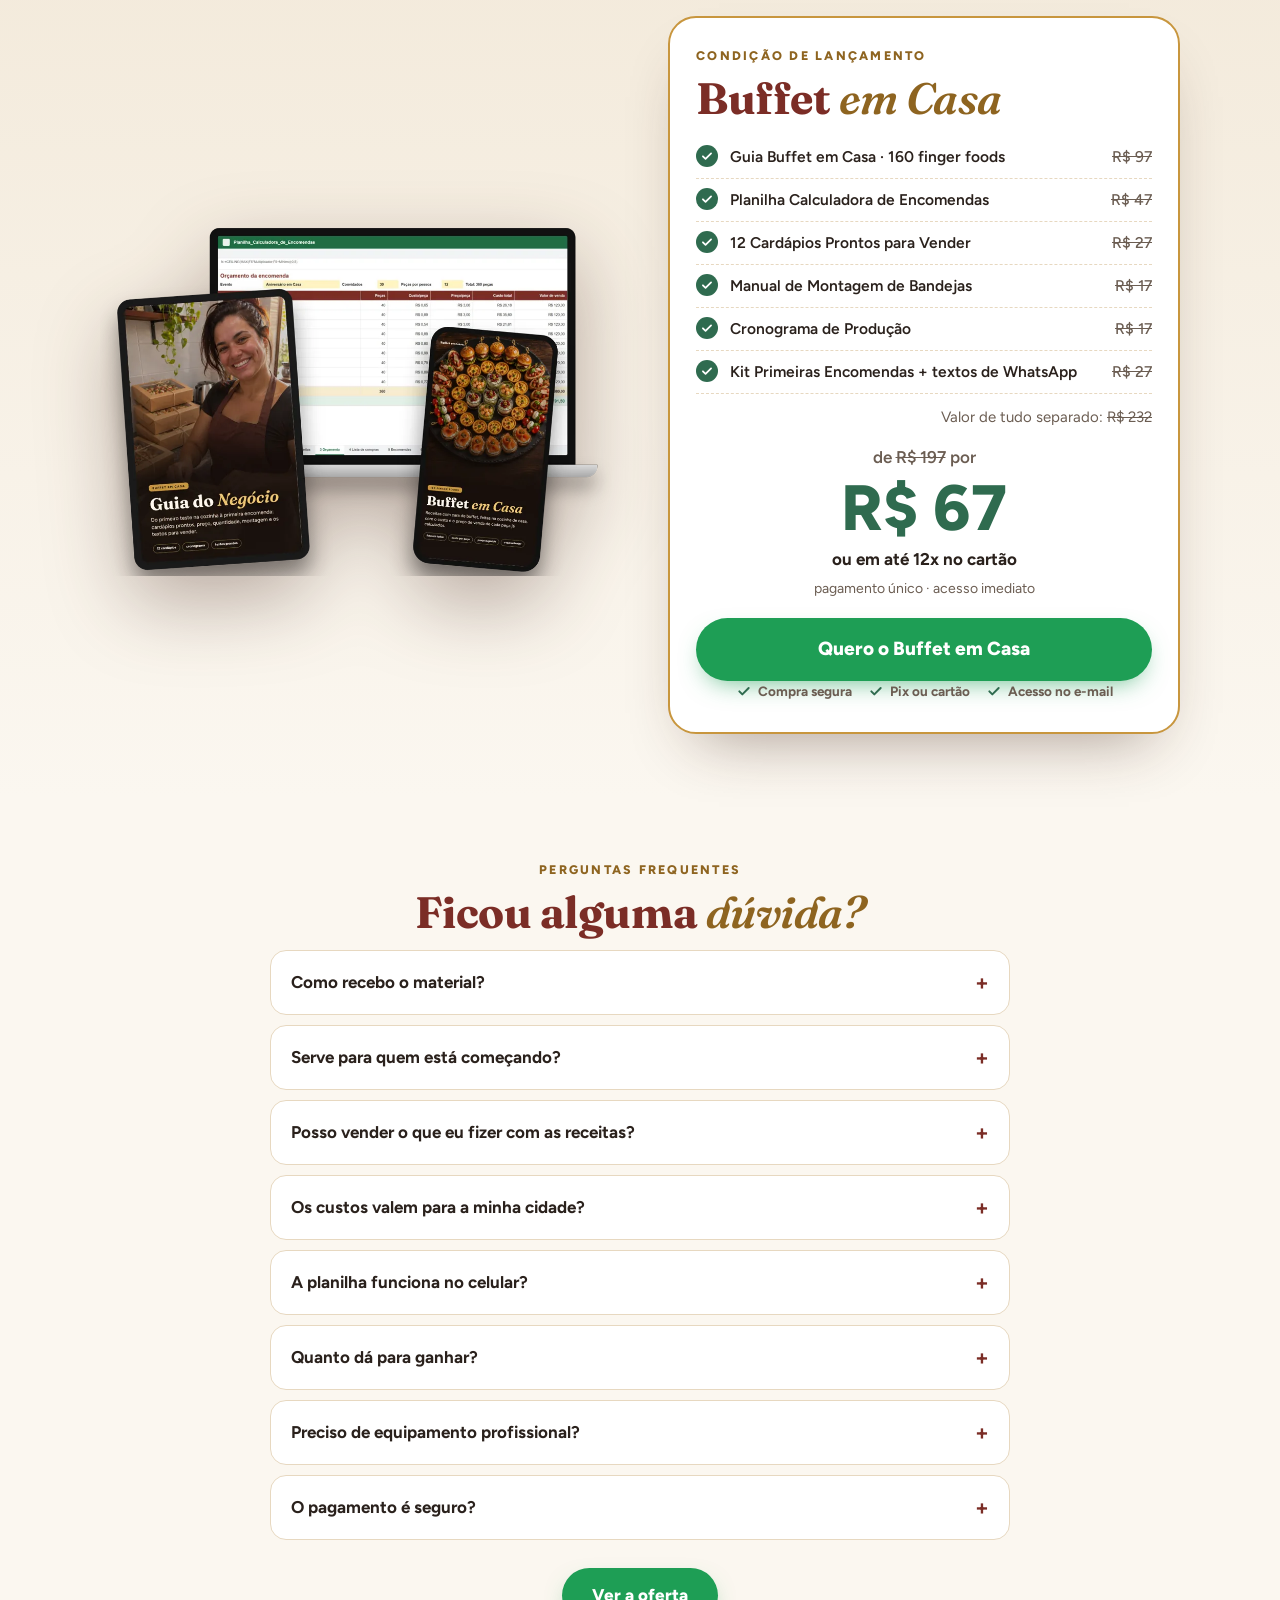
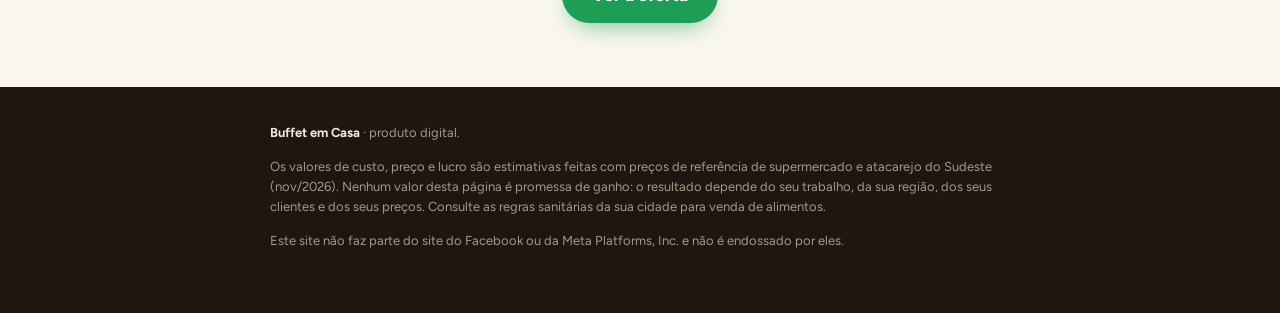
<file: encomendas/index.html>
<!doctype html><html lang="pt-BR"><head><meta charset="utf-8"><meta name="viewport" content="width=device-width,initial-scale=1">
<title>Buffet em Casa · finger food para quem já vende em casa</title><meta name="description" content="160 finger foods com foto, custo por peça e preço de venda calculados, planilha de orçamento e 12 cardápios prontos.">
<meta property="og:title" content="Buffet em Casa · finger food para quem já vende em casa"><meta property="og:image" content="https://buffetemcasa.shop/img/og.jpg">
<link rel="icon" href="../img/favicon.png">
<link rel="preconnect" href="https://fonts.googleapis.com"><link rel="preconnect" href="https://fonts.gstatic.com" crossorigin>
<link href="https://fonts.googleapis.com/css2?family=Figtree:wght@400;500;600;700;800&family=Fraunces:ital,opsz,wght@0,9..144,600;0,9..144,700;1,9..144,600&display=swap" rel="stylesheet">
<link rel="stylesheet" href="../estilo.css"></head><body><noscript><img height="1" width="1" style="display:none" alt="" src="https://www.facebook.com/tr?id=1010111115467847&ev=PageView&noscript=1"></noscript>
<div class="topo">Condição de lançamento até 30 de novembro · acesso imediato no e-mail</div>
<header class="cabec"><div class="wrap"><span class="logo">Buffet <em>em Casa</em></span><a class="btn peq" href="#oferta">Ver oferta</a></div></header>
<main><section class="hero"><div class="wrap duas">
      <div class="hero-txt"><div class="kicker">Para quem já vende salgado, doce ou marmita</div><h1>Venda finger food <em>por peça</em> e cobre mais pelo mesmo trabalho</h1><p class="sub">O cento de salgadinho comum sai barato e dá trabalho. Com o mesmo forno, 100 finger foods têm preço sugerido de R$ 370. São 160 receitas com foto, custo e preço calculados, para deixar seu cardápio com cara de buffet.</p>
      <div class="hero-img-m"><img src="../img/cenas/11-persona-forno.jpg" alt="Finger foods com cara de buffet" fetchpriority="high"></div>
      <ul class="lista"><li><svg viewBox="0 0 24 24" fill="none" stroke="currentColor" stroke-width="3" stroke-linecap="round" stroke-linejoin="round"><path d="M5 12.5l4.5 4.5L19 7.5"/></svg><span>100 finger foods sortidos: custo ~R$ 109, venda sugerida R$ 370</span></li><li><svg viewBox="0 0 24 24" fill="none" stroke="currentColor" stroke-width="3" stroke-linecap="round" stroke-linejoin="round"><path d="M5 12.5l4.5 4.5L19 7.5"/></svg><span>Canapés, tartaletes, copinhos, mini burgers e mais</span></li><li><svg viewBox="0 0 24 24" fill="none" stroke="currentColor" stroke-width="3" stroke-linecap="round" stroke-linejoin="round"><path d="M5 12.5l4.5 4.5L19 7.5"/></svg><span>O que dá pra adiantar e congelar em cada receita</span></li><li><svg viewBox="0 0 24 24" fill="none" stroke="currentColor" stroke-width="3" stroke-linecap="round" stroke-linejoin="round"><path d="M5 12.5l4.5 4.5L19 7.5"/></svg><span>12 cardápios prontos para oferecer aos seus clientes</span></li></ul>
      <a class="btn grande" href="#oferta">Quero conhecer <svg viewBox="0 0 24 24" fill="none" stroke="currentColor" stroke-width="2.6" stroke-linecap="round" stroke-linejoin="round"><path d="M12 5v14M6 13l6 6 6-6"/></svg></a></div>
      <div class="hero-img"><img src="../img/cenas/11-persona-forno.jpg" alt="Finger foods com cara de buffet" fetchpriority="high"></div></div></section>
      <div class="faixa-selos"><div class="wrap"><span><b>160</b> receitas com foto</span><span><b>custo e preço</b> de cada peça</span><span><b>planilha</b> de orçamento</span><span><b>12</b> cardápios prontos</span></div></div>
      <section class="sec conta" id="conta"><div class="wrap duas">
      <div><div class="kicker">Faça a conta</div>
      <h2>Mesmo trabalho, <em>outro preço</em></h2>
      <p>Finger food é vendido por peça, com cara de evento. O cliente paga pela apresentação e pela praticidade, e o custo continua de ingrediente de mercado.</p>
      <div class="cartao-conta">
        <div class="ct-tit">100 finger foods sortidos</div>
        <div class="ct-l"><span>Ingredientes e embalagem</span><b>R$ 109</b></div><div class="ct-l ouro"><span>Preço sugerido</span><b>R$ 370</b></div><div class="ct-l verde"><span>Potencial lucro estimado</span><b>R$ 261</b></div>
        <div class="ct-nota">10 sabores, 10 peças de cada · preços de referência nov/2026</div>
      </div></div>
      <div class="calc" data-custo="0.8014" data-preco="3.0000">
        <div class="kicker">Simule suas encomendas</div>
        <label>Festas no mês <output id="o-festas">1</output></label><input type="range" id="festas" min="1" max="10" value="1">
        <label>Convidados por festa <output id="o-conv">30</output></label><input type="range" id="conv" min="15" max="80" step="5" value="30">
        <div class="calc-res"><div><span>Peças no mês</span><b id="r-pecas">-</b></div><div><span>Valor das encomendas</span><b id="r-venda">-</b></div>
        <div class="dest"><span>Potencial lucro estimado</span><b id="r-lucro">-</b></div></div>
        <p class="mini">Simulação com os números que você escolher, usando 12 peças por convidado e o custo e o preço médios do cardápio de aniversário do guia (R$ 0,80 e R$ 3,00 por peça). Valores estimados, não são promessa de ganho.</p>
      </div></div></section>
<section class="sec" id="galeria"><div class="wrap">
      <div class="centro"><div class="kicker">Uma amostra das 160</div><h2>Bonitas na bandeja, <em>com o preço na ficha</em></h2></div>
      <div class="galeria"><figure><img src="../img/receitas/canape-salmao-cream-cheese-endro.jpg" alt="Canapé de salmão defumado com cream cheese e endro" loading="lazy"><figcaption><b>Canapé de salmão defumado com cream cheese e endro</b><span class="c">custo R$ 2,14</span><span class="v">venda R$ 6,50</span></figcaption></figure><figure><img src="../img/receitas/mini-quiche-lorraine.jpg" alt="Mini quiche lorraine" loading="lazy"><figcaption><b>Mini quiche lorraine</b><span class="c">custo R$ 0,94</span><span class="v">venda R$ 3,00</span></figcaption></figure><figure><img src="../img/receitas/copo-caldinho-feijao-bacon.jpg" alt="Caldinho de feijão com bacon crocante" loading="lazy"><figcaption><b>Caldinho de feijão com bacon crocante</b><span class="c">custo R$ 0,72</span><span class="v">venda R$ 3,00</span></figcaption></figure><figure><img src="../img/receitas/mini-cheeseburger-classico.jpg" alt="Mini cheeseburger clássico" loading="lazy"><figcaption><b>Mini cheeseburger clássico</b><span class="c">custo R$ 2,58</span><span class="v">venda R$ 8,00</span></figcaption></figure><figure><img src="../img/receitas/esp-caprese-balsamico.jpg" alt="Espetinho caprese com redução de balsâmico" loading="lazy"><figcaption><b>Espetinho caprese com redução de balsâmico</b><span class="c">custo R$ 1,39</span><span class="v">venda R$ 4,50</span></figcaption></figure><figure><img src="../img/receitas/coxinha-frango-cremosa-mini.jpg" alt="Mini coxinha cremosa de frango" loading="lazy"><figcaption><b>Mini coxinha cremosa de frango</b><span class="c">custo R$ 0,55</span><span class="v">venda R$ 3,00</span></figcaption></figure><figure><img src="../img/receitas/bruschetta-tomate-manjericao.jpg" alt="Bruschetta clássica de tomate e manjericão" loading="lazy"><figcaption><b>Bruschetta clássica de tomate e manjericão</b><span class="c">custo R$ 0,74</span><span class="v">venda R$ 3,00</span></figcaption></figure><figure><img src="../img/receitas/empadinha-frango-cremosa.jpg" alt="Mini empadinha de frango cremosa" loading="lazy"><figcaption><b>Mini empadinha de frango cremosa</b><span class="c">custo R$ 1,19</span><span class="v">venda R$ 4,00</span></figcaption></figure><figure><img src="../img/receitas/cone-pastel-salpicao-frango.jpg" alt="Cone crocante de salpicão de frango" loading="lazy"><figcaption><b>Cone crocante de salpicão de frango</b><span class="c">custo R$ 0,79</span><span class="v">venda R$ 3,00</span></figcaption></figure><figure><img src="../img/receitas/colher-tartare-salmao-abacate.jpg" alt="Tartare de salmão com abacate e gergelim na colher" loading="lazy"><figcaption><b>Tartare de salmão com abacate e gergelim na colher</b><span class="c">custo R$ 1,37</span><span class="v">venda R$ 4,50</span></figcaption></figure><figure><img src="../img/receitas/canape-pepino-cream-cheese-ervas.jpg" alt="Canapé de pepino com cream cheese de ervas" loading="lazy"><figcaption><b>Canapé de pepino com cream cheese de ervas</b><span class="c">custo R$ 0,50</span><span class="v">venda R$ 2,50</span></figcaption></figure><figure><img src="../img/receitas/mini-quiche-tres-queijos.jpg" alt="Mini quiche de três queijos" loading="lazy"><figcaption><b>Mini quiche de três queijos</b><span class="c">custo R$ 0,92</span><span class="v">venda R$ 3,00</span></figcaption></figure></div>
      <div class="centro"><a class="btn " href="#oferta">Quero as 160 receitas</a></div></div></section>
<section class="sec escuro" id="ficha"><div class="wrap duas">
      <div class="paginas"><img src="../img/mock/pg-receita1.jpg" alt="Página de receita com foto e ficha de custo" loading="lazy"><img src="../img/mock/pg-receita2.jpg" alt="Página de preparo, montagem e dica de venda" loading="lazy"></div>
      <div><div class="kicker">Toda receita vem assim</div><h2>Não é só receita: <em>é a conta pronta</em></h2>
      <ul class="lista"><li><svg viewBox="0 0 24 24" fill="none" stroke="currentColor" stroke-width="3" stroke-linecap="round" stroke-linejoin="round"><path d="M5 12.5l4.5 4.5L19 7.5"/></svg><span>Foto de cada peça montada na bandeja</span></li><li><svg viewBox="0 0 24 24" fill="none" stroke="currentColor" stroke-width="3" stroke-linecap="round" stroke-linejoin="round"><path d="M5 12.5l4.5 4.5L19 7.5"/></svg><span>Rendimento, tempo e nível de dificuldade</span></li><li><svg viewBox="0 0 24 24" fill="none" stroke="currentColor" stroke-width="3" stroke-linecap="round" stroke-linejoin="round"><path d="M5 12.5l4.5 4.5L19 7.5"/></svg><span>Custo por peça, preço sugerido e lucro por peça</span></li><li><svg viewBox="0 0 24 24" fill="none" stroke="currentColor" stroke-width="3" stroke-linecap="round" stroke-linejoin="round"><path d="M5 12.5l4.5 4.5L19 7.5"/></svg><span>Passo a passo com temperatura, tempo e medidas</span></li><li><svg viewBox="0 0 24 24" fill="none" stroke="currentColor" stroke-width="3" stroke-linecap="round" stroke-linejoin="round"><path d="M5 12.5l4.5 4.5L19 7.5"/></svg><span>O que dá para adiantar e congelar</span></li><li><svg viewBox="0 0 24 24" fill="none" stroke="currentColor" stroke-width="3" stroke-linecap="round" stroke-linejoin="round"><path d="M5 12.5l4.5 4.5L19 7.5"/></svg><span>Como montar e para que evento oferecer</span></li></ul>
      <a class="btn claro" href="#oferta">Ver a oferta</a></div></div></section>
<section class="sec" id="entrega"><div class="wrap">
      <div class="centro"><div class="kicker">O que você recebe</div><h2>Tudo para fazer, <em>montar e vender</em></h2></div>
      <div class="cards"><article><img src="../img/mock/pg-capa.jpg" alt="Guia Buffet em Casa" loading="lazy"><div><span class="tag">PDF · 348 páginas</span><h3>Guia Buffet em Casa</h3><p>160 finger foods em 10 categorias, cada uma com foto, passo a passo, rendimento, custo por peça, preço sugerido, o que adiantar e dica de venda.</p></div></article><article><img src="../img/mock/planilha.jpg" alt="Planilha Calculadora de Encomendas" loading="lazy"><div><span class="tag">Excel e Google Planilhas</span><h3>Planilha Calculadora de Encomendas</h3><p>As 160 receitas já custeadas. Troque o preço do seu mercado e tudo se atualiza. Informe os convidados e ela monta o orçamento, a lista de compras e o lucro.</p></div></article><article><img src="../img/mock/pg-cardapio.jpg" alt="12 Cardápios Prontos para Vender" loading="lazy"><div><span class="tag">no Guia do Negócio</span><h3>12 Cardápios Prontos para Vender</h3><p>Aniversário, chá, coffee break, happy hour, casamento civil, Natal, Réveillon e mais, com peças por pessoa e preço por pessoa.</p></div></article><article><img src="../img/mock/pg-bandejas.jpg" alt="Manual de Montagem de Bandejas" loading="lazy"><div><span class="tag">no Guia do Negócio</span><h3>Manual de Montagem de Bandejas</h3><p>Layouts de bandeja e de mesa, cores, alturas e finalização: o que faz parecer buffet.</p></div></article><article><img src="../img/mock/pg-cronograma.jpg" alt="Cronograma de Produção" loading="lazy"><div><span class="tag">no Guia do Negócio</span><h3>Cronograma de Produção</h3><p>O que fazer de D-5 até a hora da entrega, o que congela e como transportar sem estragar.</p></div></article><article><img src="../img/mock/pg-textos.jpg" alt="Kit Primeiras Encomendas" loading="lazy"><div><span class="tag">no Guia do Negócio</span><h3>Kit Primeiras Encomendas</h3><p>Plano de 7 dias, textos prontos de WhatsApp, tabela de preços modelo e checklist do dia da entrega.</p></div></article></div></div></section>
<section class="sec claro2" id="como"><div class="wrap">
      <div class="centro"><div class="kicker">Como funciona</div><h2>Do pedido à <em>bandeja entregue</em></h2></div>
      <div class="passos"><div class="passo"><b>1</b><h3>Escolha o cardápio</h3><p>Pegue um dos 12 cardápios prontos ou monte o seu com as 160 receitas.</p></div><div class="passo"><b>2</b><h3>A planilha faz a conta</h3><p>Informe os convidados: ela calcula as peças, a lista de compras, o custo e o preço.</p></div><div class="passo"><b>3</b><h3>Produza com calma</h3><p>Siga o cronograma: adiante e congele o que pode, finalize no dia e entregue com cara de buffet.</p></div></div>
      <div class="centro"><a class="btn " href="#oferta">Quero começar</a></div></div></section>
<section class="sec" id="categorias"><div class="wrap">
      <div class="centro"><div class="kicker">160 receitas em 10 categorias</div><h2>Variedade para <em>qualquer festa</em></h2></div>
      <div class="cats"><span>Canapés<i>16</i></span><span>Bruschettas & Crostinis<i>16</i></span><span>Tartaletes & Mini Quiches<i>16</i></span><span>Mini Sanduíches & Mini Burgers<i>16</i></span><span>Espetinhos & Palitos<i>16</i></span><span>Copinhos & Verrines<i>16</i></span><span>Mini Assados & Folhados<i>16</i></span><span>Fritos de Evento<i>16</i></span><span>Cones, Wraps & Rolinhos<i>16</i></span><span>Colherinhas & Patês<i>16</i></span></div></div></section>
<section class="sec claro2" id="paraquem"><div class="wrap">
      <div class="centro"><div class="kicker">Para quem é</div><h2>Feito para <em>três tipos de pessoa</em></h2></div>
      <div class="pq"><div><h3>Já vende salgado, doce ou marmita</h3><p>Acrescentar peças com cara de buffet ao cardápio e cobrar mais por unidade, com o mesmo forno.</p></div><div><h3>Quer uma renda extra</h3><p>Começar a vender sob encomenda com o que já tem em casa, sabendo desde o primeiro pedido quanto custa e quanto cobrar.</p></div><div><h3>Quer receber bem</h3><p>Aniversário, chá, Natal ou Réveillon com mesa de evento, gastando menos e sem passar o dia na cozinha.</p></div></div></div></section>
<section class="sec oferta" id="oferta"><div class="wrap duas">
      <div><img class="kit" src="../img/mock/kit.webp" alt="Guia, planilha e Guia do Negócio do Buffet em Casa" loading="lazy"></div>
      <div class="box-oferta"><div class="kicker">Condição de lançamento</div><h2>Buffet <em>em Casa</em></h2>
      <ul class="itens"><li><svg viewBox="0 0 24 24" fill="none" stroke="currentColor" stroke-width="3" stroke-linecap="round" stroke-linejoin="round"><path d="M5 12.5l4.5 4.5L19 7.5"/></svg><span>Guia Buffet em Casa · 160 finger foods</span><s>R$ 97</s></li><li><svg viewBox="0 0 24 24" fill="none" stroke="currentColor" stroke-width="3" stroke-linecap="round" stroke-linejoin="round"><path d="M5 12.5l4.5 4.5L19 7.5"/></svg><span>Planilha Calculadora de Encomendas</span><s>R$ 47</s></li><li><svg viewBox="0 0 24 24" fill="none" stroke="currentColor" stroke-width="3" stroke-linecap="round" stroke-linejoin="round"><path d="M5 12.5l4.5 4.5L19 7.5"/></svg><span>12 Cardápios Prontos para Vender</span><s>R$ 27</s></li><li><svg viewBox="0 0 24 24" fill="none" stroke="currentColor" stroke-width="3" stroke-linecap="round" stroke-linejoin="round"><path d="M5 12.5l4.5 4.5L19 7.5"/></svg><span>Manual de Montagem de Bandejas</span><s>R$ 17</s></li><li><svg viewBox="0 0 24 24" fill="none" stroke="currentColor" stroke-width="3" stroke-linecap="round" stroke-linejoin="round"><path d="M5 12.5l4.5 4.5L19 7.5"/></svg><span>Cronograma de Produção</span><s>R$ 17</s></li><li><svg viewBox="0 0 24 24" fill="none" stroke="currentColor" stroke-width="3" stroke-linecap="round" stroke-linejoin="round"><path d="M5 12.5l4.5 4.5L19 7.5"/></svg><span>Kit Primeiras Encomendas + textos de WhatsApp</span><s>R$ 27</s></li></ul>
      <div class="total">Valor de tudo separado: <s>R$ 232</s></div>
      <div class="preco"><span class="de">de <s>R$ 197</s> por</span><b>R$ 67</b><span class="parc">ou em até 12x no cartão</span><span class="unico">pagamento único · acesso imediato</span></div>
      <a class="btn grande" id="comprar" href="https://pay.cakto.com.br/uph7z8j">Quero o Buffet em Casa</a>
      <div class="contador" data-prazo="2026-11-30T23:59:59-03:00"><span>A condição de lançamento termina em</span><div><b data-u="d">00</b><i>dias</i></div><div><b data-u="h">00</b><i>horas</i></div><div><b data-u="m">00</b><i>min</i></div><div><b data-u="s">00</b><i>seg</i></div></div>
      <div class="selos"><span><svg viewBox="0 0 24 24" fill="none" stroke="currentColor" stroke-width="3" stroke-linecap="round" stroke-linejoin="round"><path d="M5 12.5l4.5 4.5L19 7.5"/></svg> Compra segura</span><span><svg viewBox="0 0 24 24" fill="none" stroke="currentColor" stroke-width="3" stroke-linecap="round" stroke-linejoin="round"><path d="M5 12.5l4.5 4.5L19 7.5"/></svg> Pix ou cartão</span><span><svg viewBox="0 0 24 24" fill="none" stroke="currentColor" stroke-width="3" stroke-linecap="round" stroke-linejoin="round"><path d="M5 12.5l4.5 4.5L19 7.5"/></svg> Acesso no e-mail</span></div>
      </div></div></section>
<section class="sec" id="faq"><div class="wrap estreito"><div class="centro"><div class="kicker">Perguntas frequentes</div><h2>Ficou alguma <em>dúvida?</em></h2></div>
      <details><summary>Como recebo o material?</summary><p>Logo depois da confirmação do pagamento, você recebe no e-mail o acesso aos arquivos: os PDFs (abrem no celular, tablet ou computador) e a planilha.</p></details><details><summary>Serve para quem está começando?</summary><p>Sim. As receitas usam ingrediente de supermercado e utensílio comum, com passo a passo detalhado, tempo e temperatura. Cada uma indica o nível (fácil ou média).</p></details><details><summary>Posso vender o que eu fizer com as receitas?</summary><p>Pode e deve: o guia foi feito para isso. Só não é permitido revender ou distribuir o material.</p></details><details><summary>Os custos valem para a minha cidade?</summary><p>Os preços de referência são de supermercado e atacarejo do Sudeste em novembro de 2026. Na planilha, você troca pelos preços do seu mercado e todos os custos e preços se atualizam.</p></details><details><summary>A planilha funciona no celular?</summary><p>Funciona no Excel e no Google Planilhas, inclusive pelo aplicativo do celular. Para o orçamento, o computador é mais confortável.</p></details><details><summary>Quanto dá para ganhar?</summary><p>Depende de quantas encomendas você fizer, da sua região e do seu preço. O guia mostra a conta de cada peça e de cada cardápio para você fazer a sua conta com números reais, mas não existe garantia de resultado nem de vendas.</p></details><details><summary>Preciso de equipamento profissional?</summary><p>Não. Forno doméstico, panelas comuns, forminhas de tartelete (opcionais: há receitas com casquinha pronta) e bandejas.</p></details><details><summary>O pagamento é seguro?</summary><p>Sim. O pagamento é feito em plataforma de checkout segura, com Pix e cartão.</p></details>
      <div class="centro" style="margin-top:28px"><a class="btn " href="#oferta">Ver a oferta</a></div></div></section></main>
<footer><div class="wrap estreito"><p><b>Buffet em Casa</b> · produto digital. </p>
<p>Os valores de custo, preço e lucro são estimativas feitas com preços de referência de supermercado e atacarejo do Sudeste (nov/2026). Nenhum valor desta página é promessa de ganho: o resultado depende do seu trabalho, da sua região, dos seus clientes e dos seus preços. Consulte as regras sanitárias da sua cidade para venda de alimentos.</p>
<p>Este site não faz parte do site do Facebook ou da Meta Platforms, Inc. e não é endossado por eles.</p></div></footer>
<script>
var CFG={"pixelId":"1010111115467847","preco":67,"checkout":"https://pay.cakto.com.br/uph7z8j"};window.VSL_CTA=154;
if(CFG.pixelId){!function(f,b,e,v,n,t,s){if(f.fbq)return;n=f.fbq=function(){n.callMethod?n.callMethod.apply(n,arguments):n.queue.push(arguments)};if(!f._fbq)f._fbq=n;n.push=n;n.loaded=!0;n.version='2.0';n.queue=[];t=b.createElement(e);t.async=!0;t.src=v;s=b.getElementsByTagName(e)[0];s.parentNode.insertBefore(t,s)}(window,document,'script','https://connect.facebook.net/en_US/fbevents.js');fbq('init',CFG.pixelId);fbq('track','PageView');fbq('track','ViewContent',{content_name:'Buffet em Casa',value:CFG.preco,currency:'BRL'});}
// checkout: repassa UTMs e fbclid; sem link configurado, avisa
(function(){var a=document.getElementById('comprar');if(!a)return;if(!CFG.checkout){a.classList.add('off');a.addEventListener('click',function(e){e.preventDefault();alert('Link de checkout ainda não configurado.');});return;}
var q=location.search.slice(1);if(q){a.href=CFG.checkout+(CFG.checkout.indexOf('?')<0?'?':'&')+q;}
a.addEventListener('click',function(){if(window.fbq)fbq('track','InitiateCheckout',{value:CFG.preco,currency:'BRL'});});})();
// rolagem suave para a oferta
document.querySelectorAll('a[href^="#"]').forEach(function(a){a.addEventListener('click',function(e){var el=document.querySelector(a.getAttribute('href'));if(el&&a.id!=='comprar'){e.preventDefault();el.scrollIntoView({behavior:'smooth'});}});});
// contador até data fixa
(function(){var c=document.querySelector('.contador');if(!c)return;var fim=new Date(c.dataset.prazo).getTime();function p(n){return(n<10?'0':'')+n;}
function t(){var r=Math.max(0,fim-Date.now()),s=Math.floor(r/1e3);c.querySelector('[data-u=d]').textContent=p(Math.floor(s/86400));c.querySelector('[data-u=h]').textContent=p(Math.floor(s%86400/3600));c.querySelector('[data-u=m]').textContent=p(Math.floor(s%3600/60));c.querySelector('[data-u=s]').textContent=p(s%60);if(r<=0)c.style.display='none';}t();setInterval(t,1000);})();
// calculadora
(function(){var c=document.querySelector('.calc');if(!c)return;var cu=+c.dataset.custo,pr=+c.dataset.preco,festa=c.dataset.modo==='festa';
function brl(v){return'R$ '+Math.round(v).toString().replace(/\B(?=(\d{3})+(?!\d))/g,'.');}
function at(){var f=+document.getElementById('festas').value,v=+document.getElementById('conv').value;document.getElementById('o-festas').textContent=f;document.getElementById('o-conv').textContent=v;
if(festa){var pc=f*v;document.getElementById('r-pecas').textContent=pc.toLocaleString('pt-BR');document.getElementById('r-venda').textContent=v<=20?'4 a 6':v<=50?'6 a 9':'8 a 12';document.getElementById('r-lucro').textContent=brl(pc*cu);return;}
var pecas=f*v*12;document.getElementById('r-pecas').textContent=pecas.toLocaleString('pt-BR');document.getElementById('r-venda').textContent=brl(pecas*pr);document.getElementById('r-lucro').textContent=brl(pecas*(pr-cu));}
c.querySelectorAll('input').forEach(function(i){i.addEventListener('input',at);});at();})();
// VSL: botão aparece depois do pitch
(function(){var v=document.getElementById('vsl'),b=document.getElementById('cta-vsl');if(!v||!b)return;var mostrar=function(){b.classList.remove('escondido');};
v.addEventListener('timeupdate',function(){if(v.currentTime>=(window.VSL_CTA||150))mostrar();});setTimeout(mostrar,240000);})();
</script></body></html>
</file>
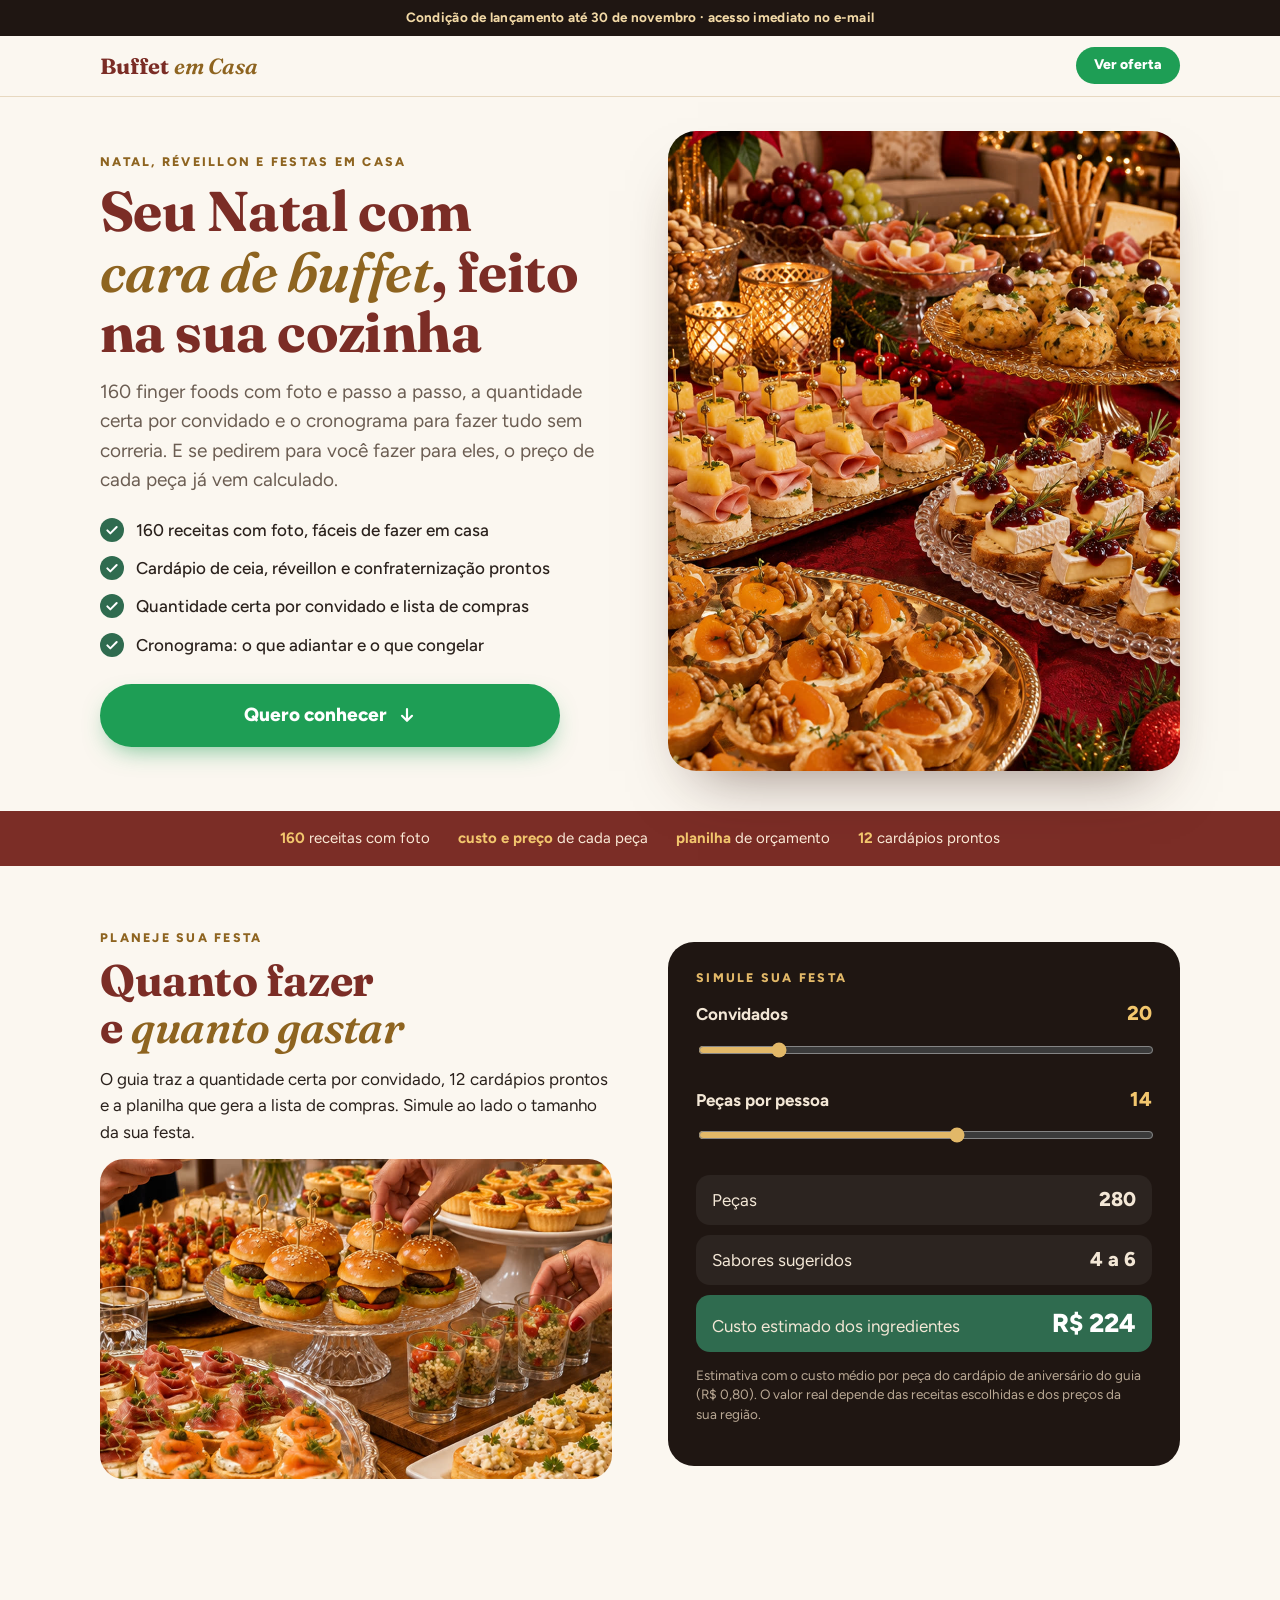
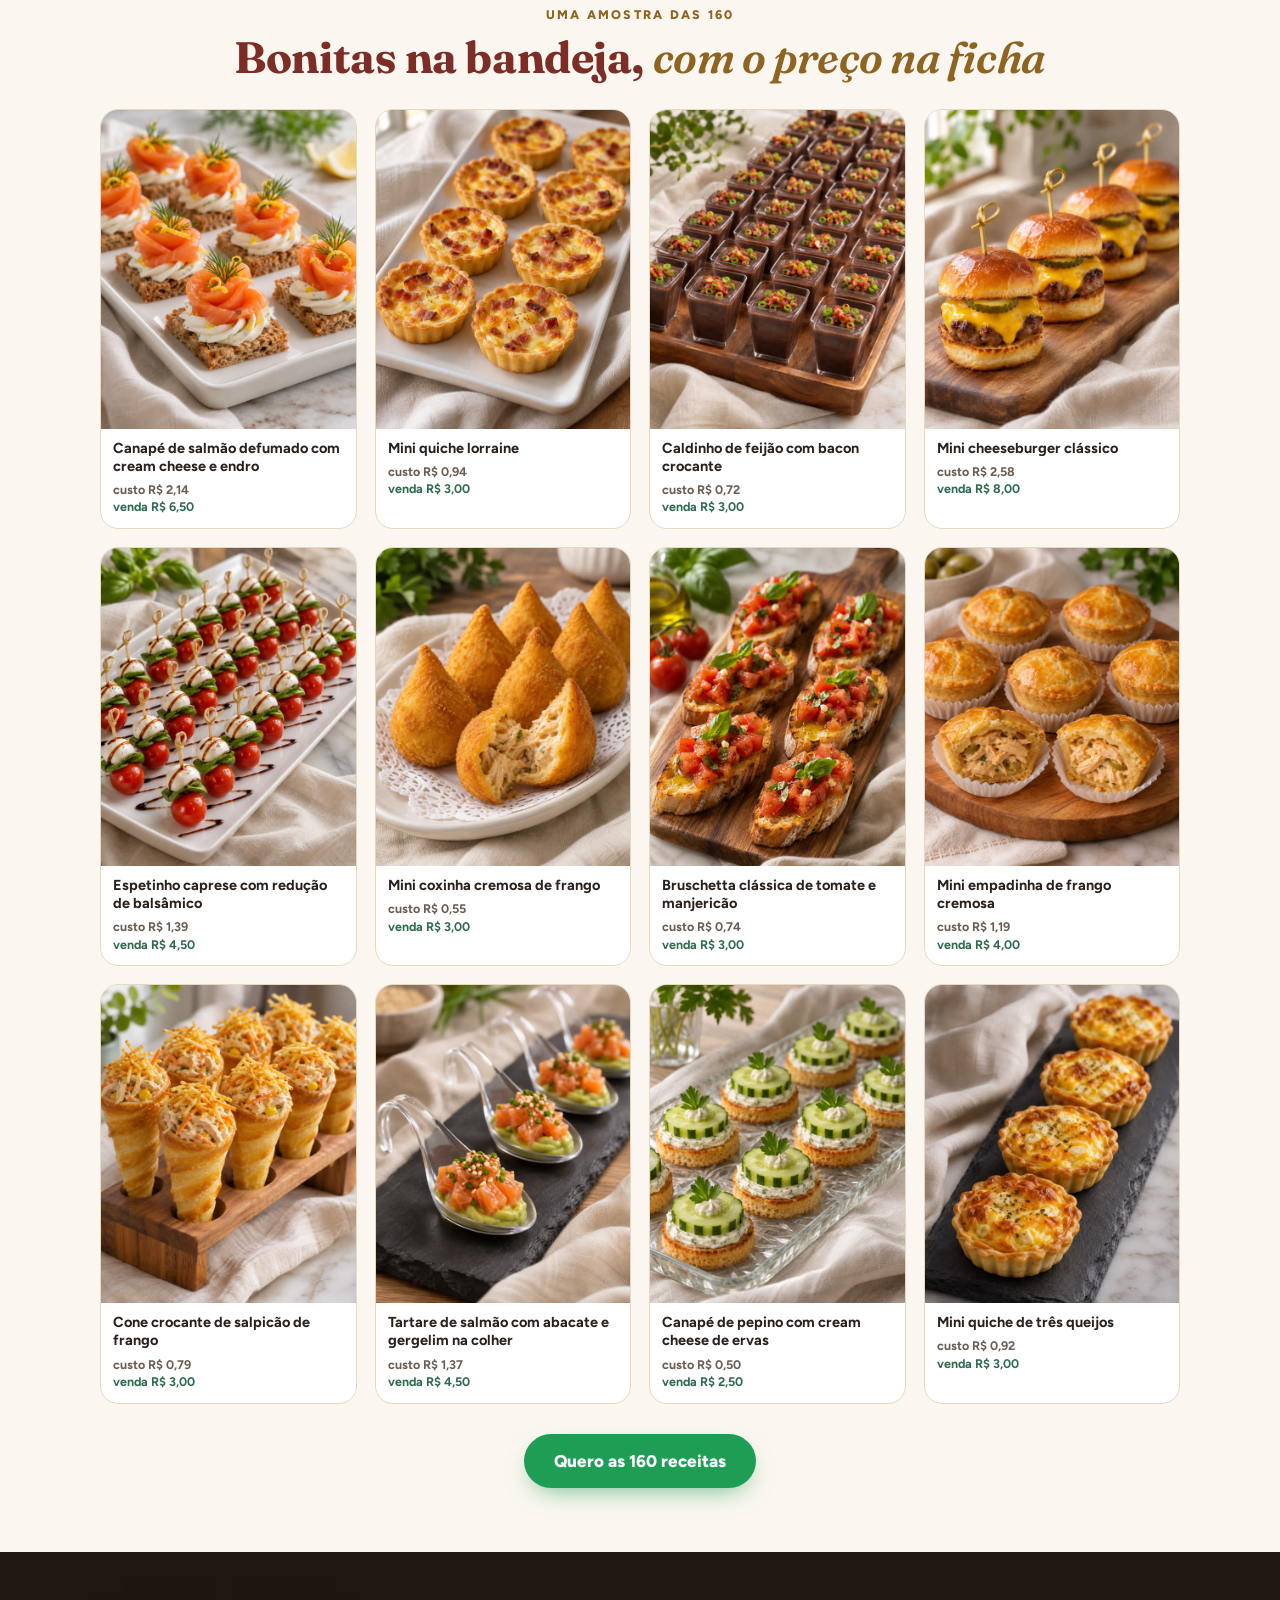
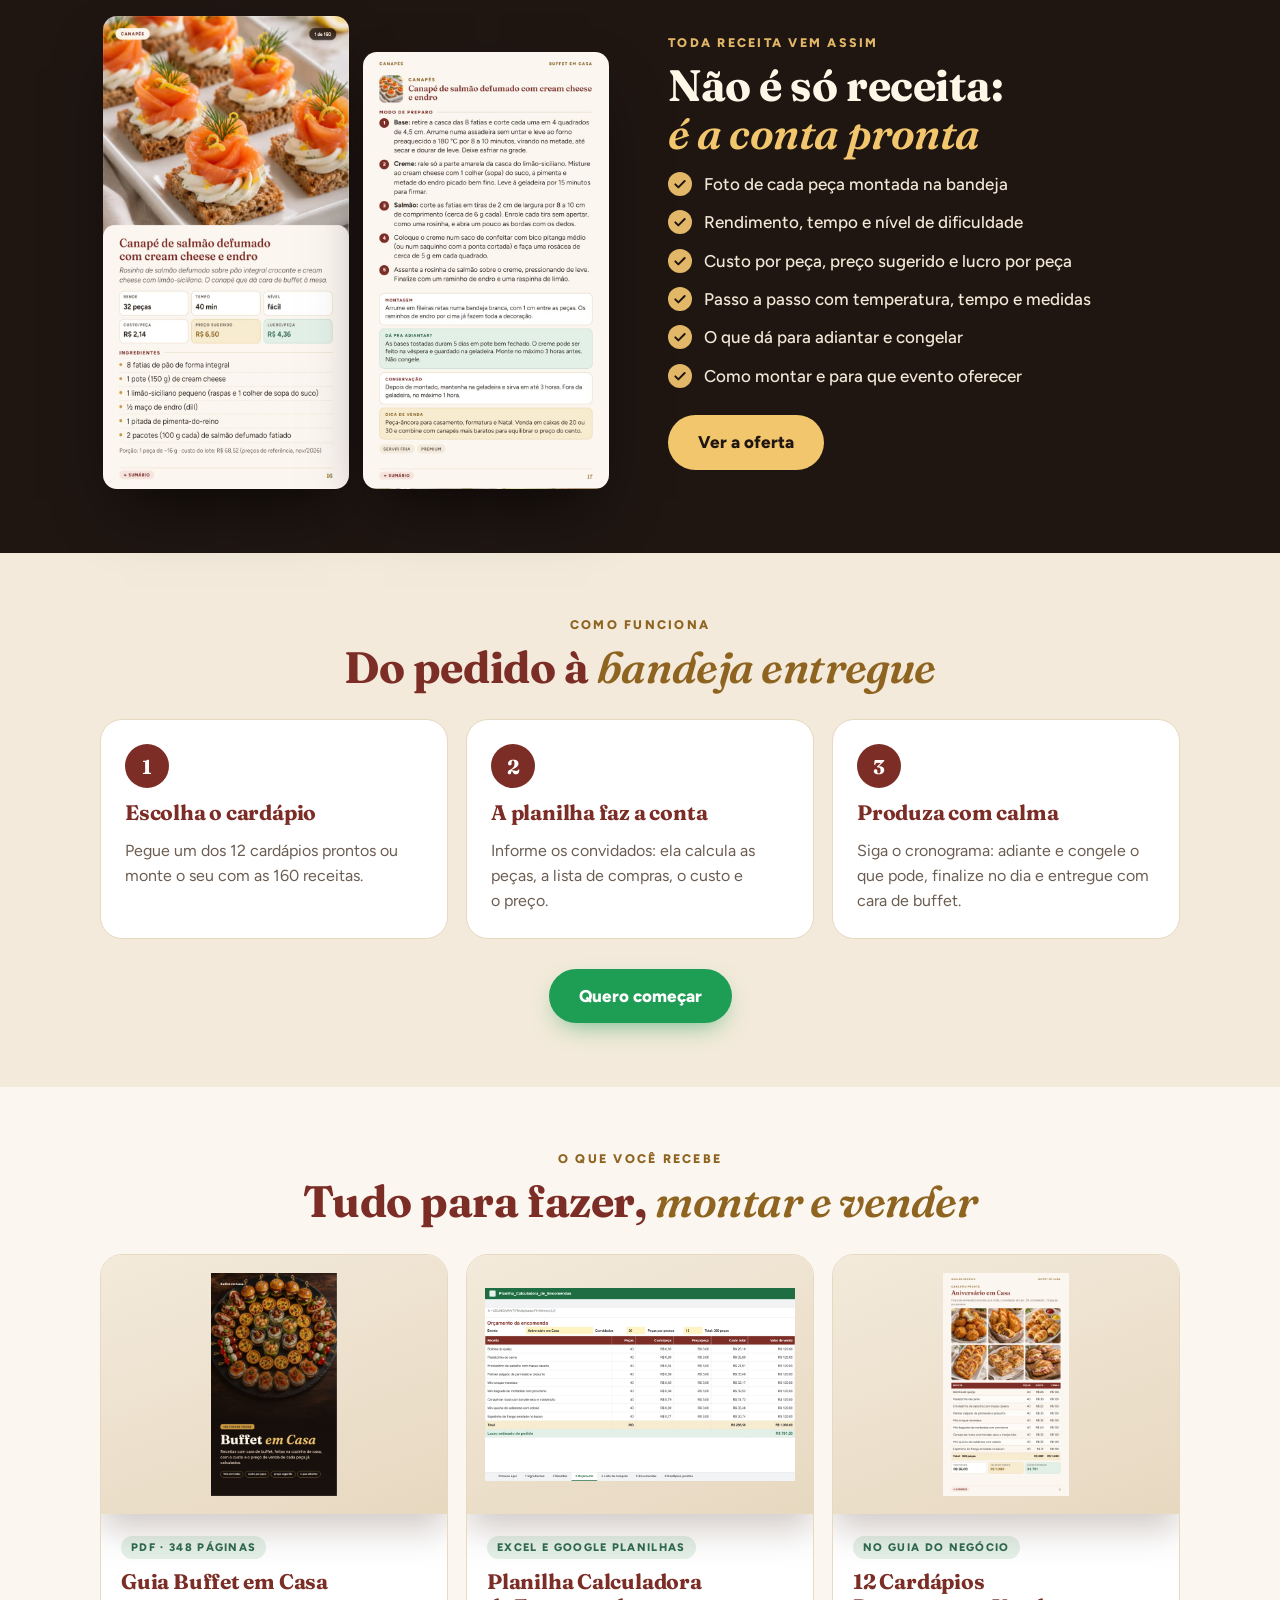
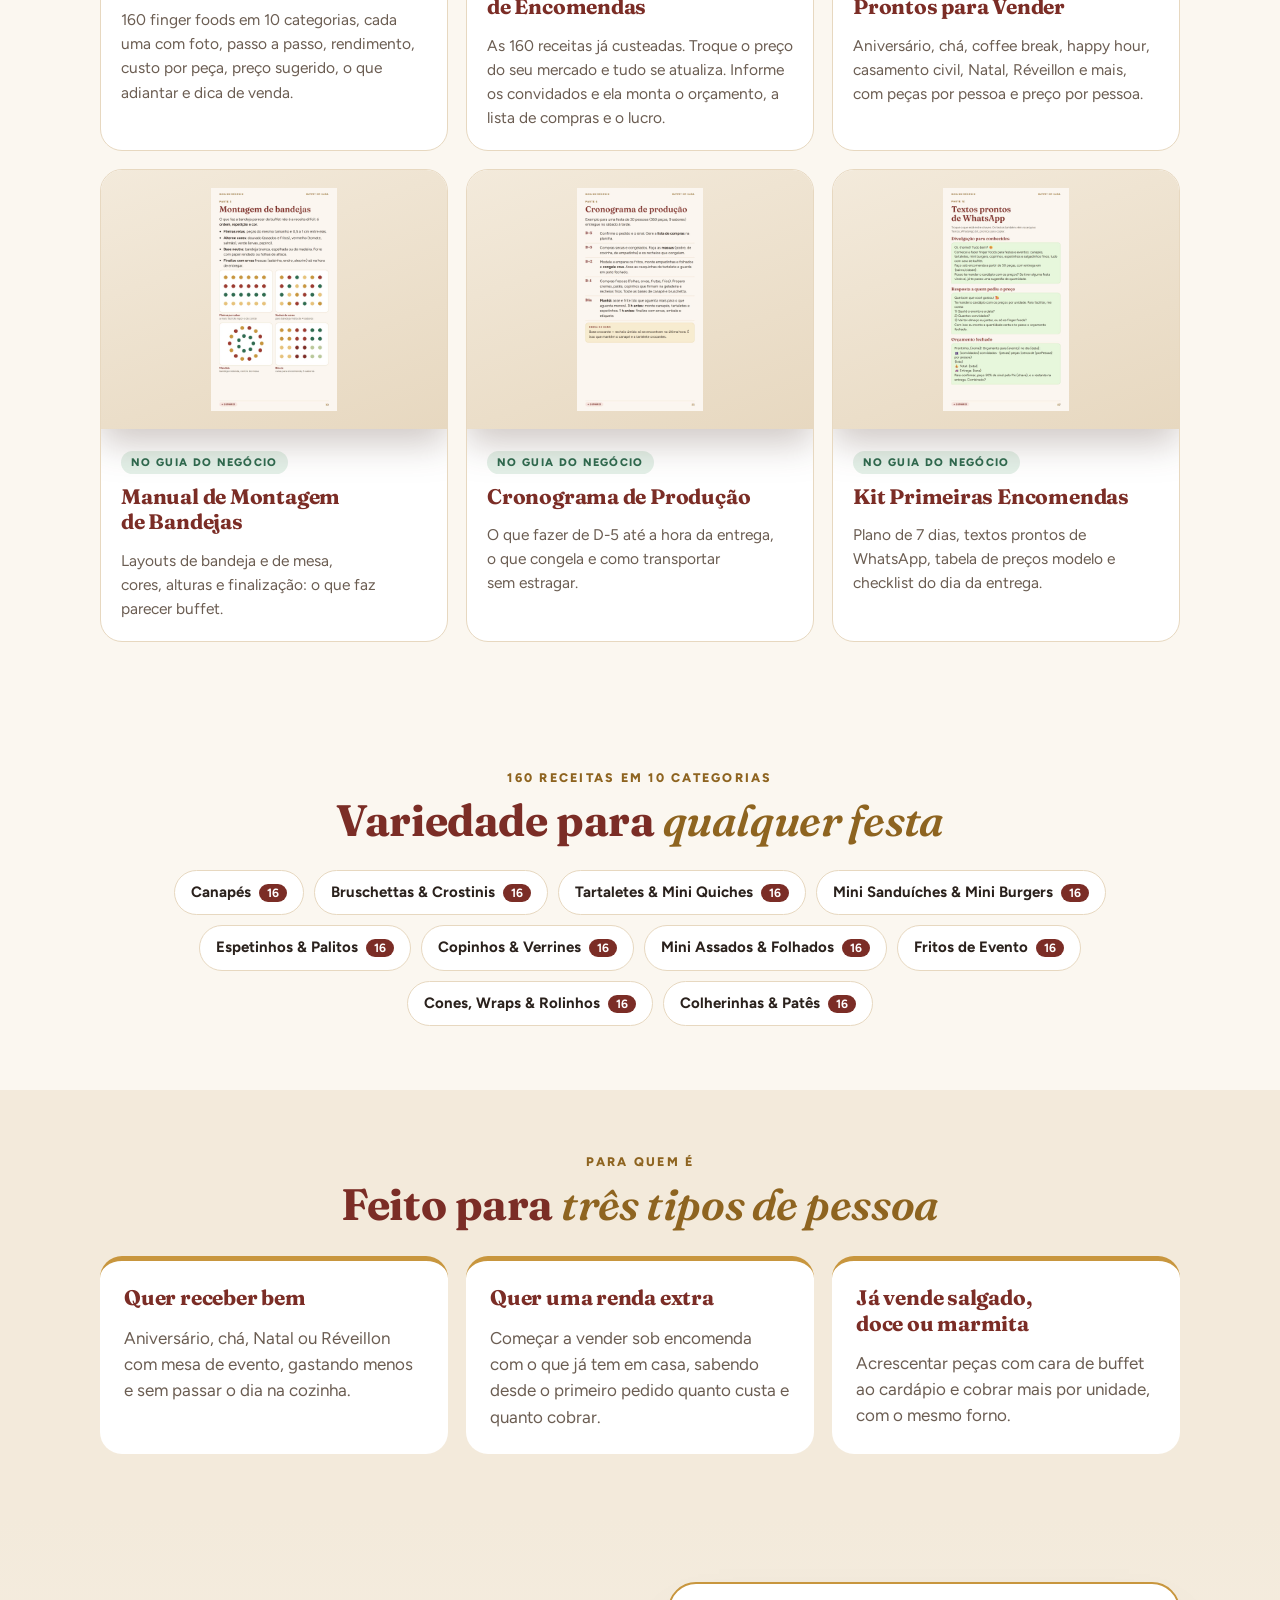
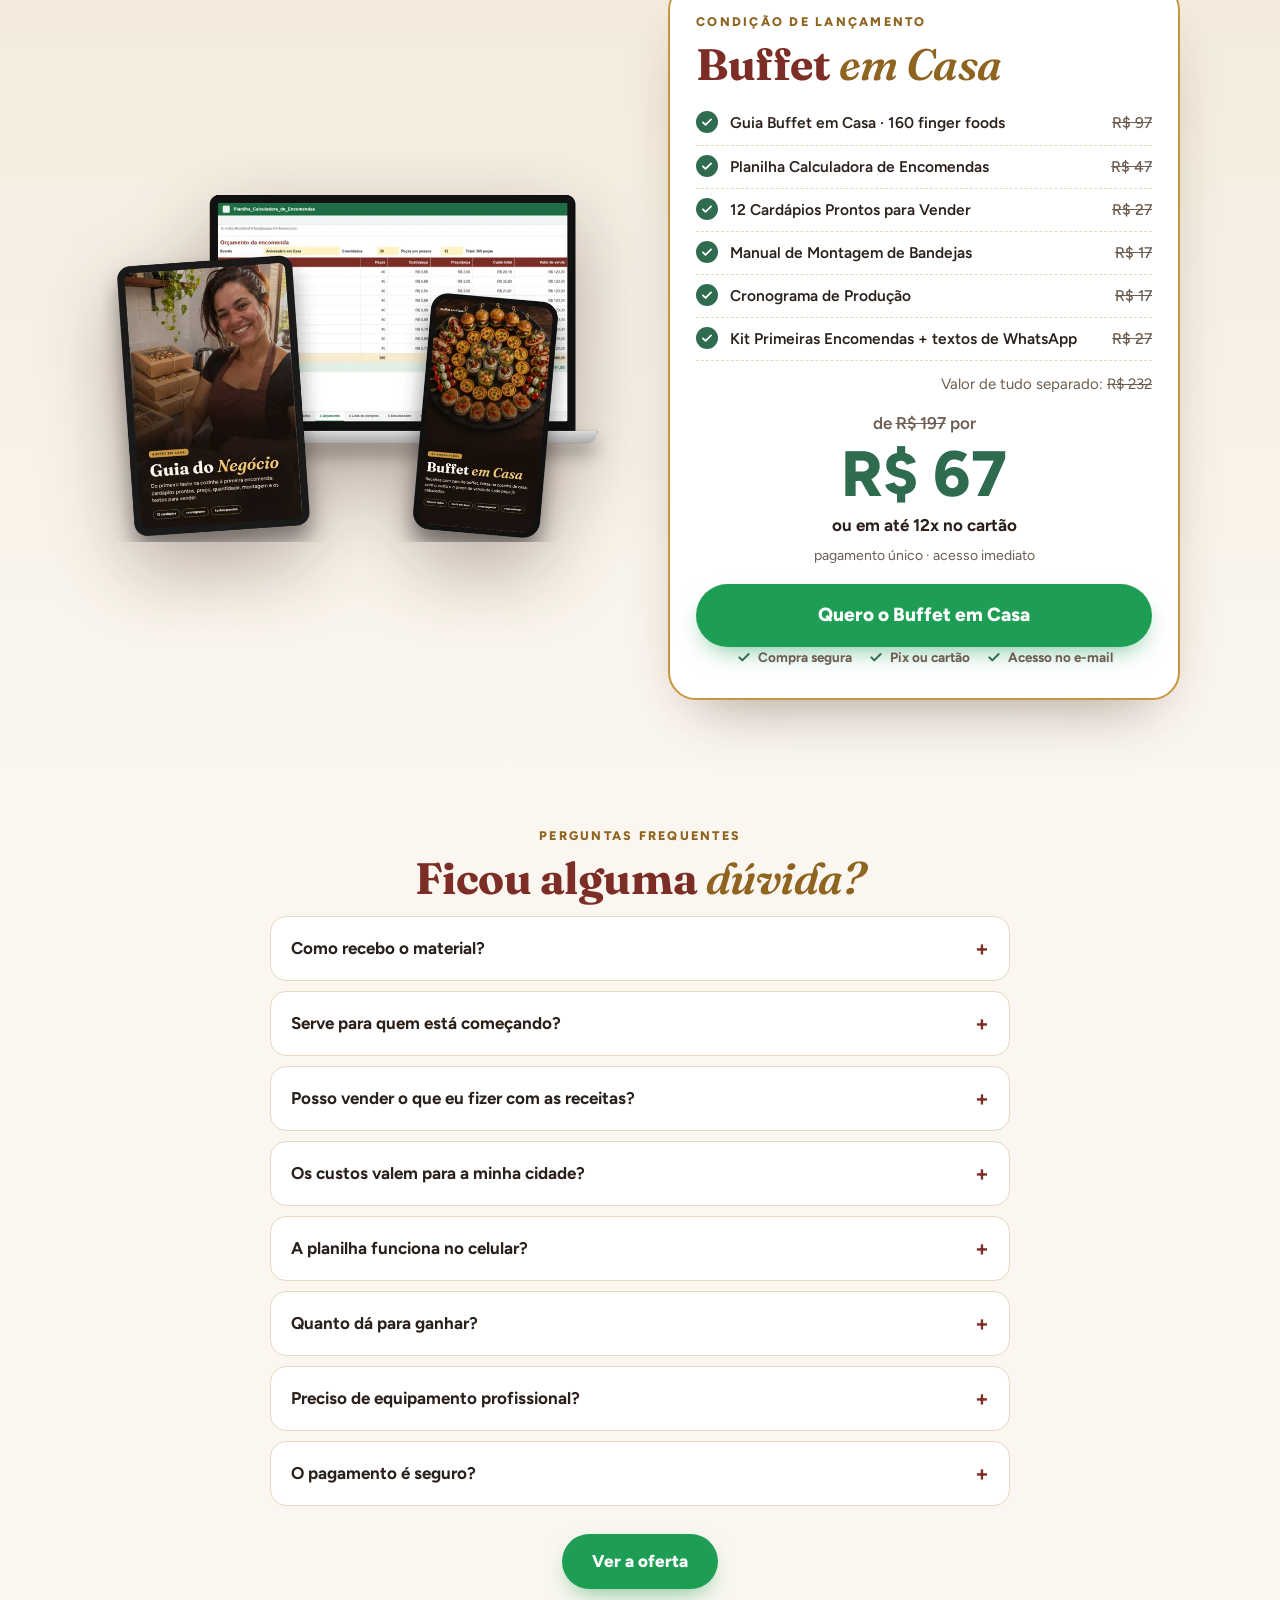
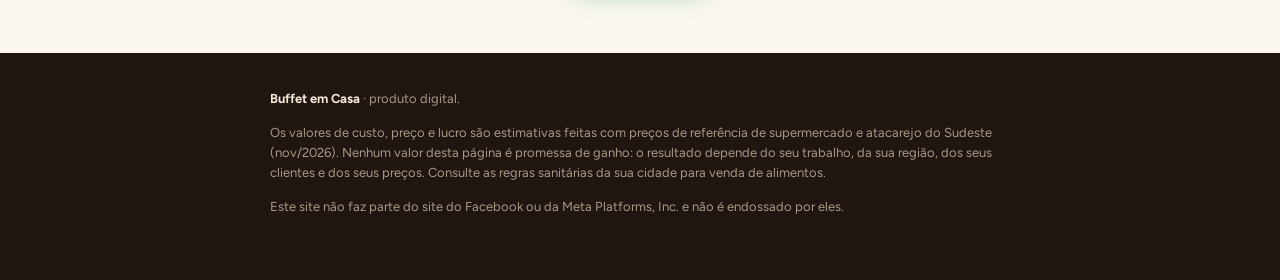
<file: natal/index.html>
<!doctype html><html lang="pt-BR"><head><meta charset="utf-8"><meta name="viewport" content="width=device-width,initial-scale=1">
<title>Buffet em Casa · Natal e festas com cara de buffet</title><meta name="description" content="160 finger foods com foto, custo por peça e preço de venda calculados, planilha de orçamento e 12 cardápios prontos.">
<meta property="og:title" content="Buffet em Casa · Natal e festas com cara de buffet"><meta property="og:image" content="https://buffetemcasa.shop/img/og.jpg">
<link rel="icon" href="../img/favicon.png">
<link rel="preconnect" href="https://fonts.googleapis.com"><link rel="preconnect" href="https://fonts.gstatic.com" crossorigin>
<link href="https://fonts.googleapis.com/css2?family=Figtree:wght@400;500;600;700;800&family=Fraunces:ital,opsz,wght@0,9..144,600;0,9..144,700;1,9..144,600&display=swap" rel="stylesheet">
<link rel="stylesheet" href="../estilo.css"></head><body><noscript><img height="1" width="1" style="display:none" alt="" src="https://www.facebook.com/tr?id=1010111115467847&ev=PageView&noscript=1"></noscript>
<div class="topo">Condição de lançamento até 30 de novembro · acesso imediato no e-mail</div>
<header class="cabec"><div class="wrap"><span class="logo">Buffet <em>em Casa</em></span><a class="btn peq" href="#oferta">Ver oferta</a></div></header>
<main><section class="hero"><div class="wrap duas">
      <div class="hero-txt"><div class="kicker">Natal, Réveillon e festas em casa</div><h1>Seu Natal com <em>cara de buffet</em>, feito na sua cozinha</h1><p class="sub">160 finger foods com foto e passo a passo, a quantidade certa por convidado e o cronograma para fazer tudo sem correria. E se pedirem para você fazer para eles, o preço de cada peça já vem calculado.</p>
      <div class="hero-img-m"><img src="../img/cenas/06-natal-mesa.jpg" alt="Finger foods com cara de buffet" fetchpriority="high"></div>
      <ul class="lista"><li><svg viewBox="0 0 24 24" fill="none" stroke="currentColor" stroke-width="3" stroke-linecap="round" stroke-linejoin="round"><path d="M5 12.5l4.5 4.5L19 7.5"/></svg><span>160 receitas com foto, fáceis de fazer em casa</span></li><li><svg viewBox="0 0 24 24" fill="none" stroke="currentColor" stroke-width="3" stroke-linecap="round" stroke-linejoin="round"><path d="M5 12.5l4.5 4.5L19 7.5"/></svg><span>Cardápio de ceia, réveillon e confraternização prontos</span></li><li><svg viewBox="0 0 24 24" fill="none" stroke="currentColor" stroke-width="3" stroke-linecap="round" stroke-linejoin="round"><path d="M5 12.5l4.5 4.5L19 7.5"/></svg><span>Quantidade certa por convidado e lista de compras</span></li><li><svg viewBox="0 0 24 24" fill="none" stroke="currentColor" stroke-width="3" stroke-linecap="round" stroke-linejoin="round"><path d="M5 12.5l4.5 4.5L19 7.5"/></svg><span>Cronograma: o que adiantar e o que congelar</span></li></ul>
      <a class="btn grande" href="#oferta">Quero conhecer <svg viewBox="0 0 24 24" fill="none" stroke="currentColor" stroke-width="2.6" stroke-linecap="round" stroke-linejoin="round"><path d="M12 5v14M6 13l6 6 6-6"/></svg></a></div>
      <div class="hero-img"><img src="../img/cenas/06-natal-mesa.jpg" alt="Finger foods com cara de buffet" fetchpriority="high"></div></div></section>
      <div class="faixa-selos"><div class="wrap"><span><b>160</b> receitas com foto</span><span><b>custo e preço</b> de cada peça</span><span><b>planilha</b> de orçamento</span><span><b>12</b> cardápios prontos</span></div></div>
      <section class="sec conta" id="conta"><div class="wrap duas">
      <div><div class="kicker">Planeje sua festa</div><h2>Quanto fazer e <em>quanto gastar</em></h2>
      <p>O guia traz a quantidade certa por convidado, 12 cardápios prontos e a planilha que gera a lista de compras. Simule ao lado o tamanho da sua festa.</p>
      <img class="arred" src="../img/cenas/05-festa-mesa.jpg" alt="Mesa de festa com finger foods" loading="lazy"></div>
      <div class="calc" data-custo="0.8014" data-preco="3.0000" data-modo="festa">
        <div class="kicker">Simule sua festa</div>
        <label>Convidados <output id="o-conv">20</output></label><input type="range" id="conv" min="8" max="80" step="2" value="20">
        <label>Peças por pessoa <output id="o-festas">14</output></label><input type="range" id="festas" min="6" max="20" value="14">
        <div class="calc-res"><div><span>Peças</span><b id="r-pecas">-</b></div><div><span>Sabores sugeridos</span><b id="r-venda">-</b></div>
        <div class="dest"><span>Custo estimado dos ingredientes</span><b id="r-lucro">-</b></div></div>
        <p class="mini">Estimativa com o custo médio por peça do cardápio de aniversário do guia (R$ 0,80). O valor real depende das receitas escolhidas e dos preços da sua região.</p>
      </div></div></section>
<section class="sec" id="galeria"><div class="wrap">
      <div class="centro"><div class="kicker">Uma amostra das 160</div><h2>Bonitas na bandeja, <em>com o preço na ficha</em></h2></div>
      <div class="galeria"><figure><img src="../img/receitas/canape-salmao-cream-cheese-endro.jpg" alt="Canapé de salmão defumado com cream cheese e endro" loading="lazy"><figcaption><b>Canapé de salmão defumado com cream cheese e endro</b><span class="c">custo R$ 2,14</span><span class="v">venda R$ 6,50</span></figcaption></figure><figure><img src="../img/receitas/mini-quiche-lorraine.jpg" alt="Mini quiche lorraine" loading="lazy"><figcaption><b>Mini quiche lorraine</b><span class="c">custo R$ 0,94</span><span class="v">venda R$ 3,00</span></figcaption></figure><figure><img src="../img/receitas/copo-caldinho-feijao-bacon.jpg" alt="Caldinho de feijão com bacon crocante" loading="lazy"><figcaption><b>Caldinho de feijão com bacon crocante</b><span class="c">custo R$ 0,72</span><span class="v">venda R$ 3,00</span></figcaption></figure><figure><img src="../img/receitas/mini-cheeseburger-classico.jpg" alt="Mini cheeseburger clássico" loading="lazy"><figcaption><b>Mini cheeseburger clássico</b><span class="c">custo R$ 2,58</span><span class="v">venda R$ 8,00</span></figcaption></figure><figure><img src="../img/receitas/esp-caprese-balsamico.jpg" alt="Espetinho caprese com redução de balsâmico" loading="lazy"><figcaption><b>Espetinho caprese com redução de balsâmico</b><span class="c">custo R$ 1,39</span><span class="v">venda R$ 4,50</span></figcaption></figure><figure><img src="../img/receitas/coxinha-frango-cremosa-mini.jpg" alt="Mini coxinha cremosa de frango" loading="lazy"><figcaption><b>Mini coxinha cremosa de frango</b><span class="c">custo R$ 0,55</span><span class="v">venda R$ 3,00</span></figcaption></figure><figure><img src="../img/receitas/bruschetta-tomate-manjericao.jpg" alt="Bruschetta clássica de tomate e manjericão" loading="lazy"><figcaption><b>Bruschetta clássica de tomate e manjericão</b><span class="c">custo R$ 0,74</span><span class="v">venda R$ 3,00</span></figcaption></figure><figure><img src="../img/receitas/empadinha-frango-cremosa.jpg" alt="Mini empadinha de frango cremosa" loading="lazy"><figcaption><b>Mini empadinha de frango cremosa</b><span class="c">custo R$ 1,19</span><span class="v">venda R$ 4,00</span></figcaption></figure><figure><img src="../img/receitas/cone-pastel-salpicao-frango.jpg" alt="Cone crocante de salpicão de frango" loading="lazy"><figcaption><b>Cone crocante de salpicão de frango</b><span class="c">custo R$ 0,79</span><span class="v">venda R$ 3,00</span></figcaption></figure><figure><img src="../img/receitas/colher-tartare-salmao-abacate.jpg" alt="Tartare de salmão com abacate e gergelim na colher" loading="lazy"><figcaption><b>Tartare de salmão com abacate e gergelim na colher</b><span class="c">custo R$ 1,37</span><span class="v">venda R$ 4,50</span></figcaption></figure><figure><img src="../img/receitas/canape-pepino-cream-cheese-ervas.jpg" alt="Canapé de pepino com cream cheese de ervas" loading="lazy"><figcaption><b>Canapé de pepino com cream cheese de ervas</b><span class="c">custo R$ 0,50</span><span class="v">venda R$ 2,50</span></figcaption></figure><figure><img src="../img/receitas/mini-quiche-tres-queijos.jpg" alt="Mini quiche de três queijos" loading="lazy"><figcaption><b>Mini quiche de três queijos</b><span class="c">custo R$ 0,92</span><span class="v">venda R$ 3,00</span></figcaption></figure></div>
      <div class="centro"><a class="btn " href="#oferta">Quero as 160 receitas</a></div></div></section>
<section class="sec escuro" id="ficha"><div class="wrap duas">
      <div class="paginas"><img src="../img/mock/pg-receita1.jpg" alt="Página de receita com foto e ficha de custo" loading="lazy"><img src="../img/mock/pg-receita2.jpg" alt="Página de preparo, montagem e dica de venda" loading="lazy"></div>
      <div><div class="kicker">Toda receita vem assim</div><h2>Não é só receita: <em>é a conta pronta</em></h2>
      <ul class="lista"><li><svg viewBox="0 0 24 24" fill="none" stroke="currentColor" stroke-width="3" stroke-linecap="round" stroke-linejoin="round"><path d="M5 12.5l4.5 4.5L19 7.5"/></svg><span>Foto de cada peça montada na bandeja</span></li><li><svg viewBox="0 0 24 24" fill="none" stroke="currentColor" stroke-width="3" stroke-linecap="round" stroke-linejoin="round"><path d="M5 12.5l4.5 4.5L19 7.5"/></svg><span>Rendimento, tempo e nível de dificuldade</span></li><li><svg viewBox="0 0 24 24" fill="none" stroke="currentColor" stroke-width="3" stroke-linecap="round" stroke-linejoin="round"><path d="M5 12.5l4.5 4.5L19 7.5"/></svg><span>Custo por peça, preço sugerido e lucro por peça</span></li><li><svg viewBox="0 0 24 24" fill="none" stroke="currentColor" stroke-width="3" stroke-linecap="round" stroke-linejoin="round"><path d="M5 12.5l4.5 4.5L19 7.5"/></svg><span>Passo a passo com temperatura, tempo e medidas</span></li><li><svg viewBox="0 0 24 24" fill="none" stroke="currentColor" stroke-width="3" stroke-linecap="round" stroke-linejoin="round"><path d="M5 12.5l4.5 4.5L19 7.5"/></svg><span>O que dá para adiantar e congelar</span></li><li><svg viewBox="0 0 24 24" fill="none" stroke="currentColor" stroke-width="3" stroke-linecap="round" stroke-linejoin="round"><path d="M5 12.5l4.5 4.5L19 7.5"/></svg><span>Como montar e para que evento oferecer</span></li></ul>
      <a class="btn claro" href="#oferta">Ver a oferta</a></div></div></section>
<section class="sec claro2" id="como"><div class="wrap">
      <div class="centro"><div class="kicker">Como funciona</div><h2>Do pedido à <em>bandeja entregue</em></h2></div>
      <div class="passos"><div class="passo"><b>1</b><h3>Escolha o cardápio</h3><p>Pegue um dos 12 cardápios prontos ou monte o seu com as 160 receitas.</p></div><div class="passo"><b>2</b><h3>A planilha faz a conta</h3><p>Informe os convidados: ela calcula as peças, a lista de compras, o custo e o preço.</p></div><div class="passo"><b>3</b><h3>Produza com calma</h3><p>Siga o cronograma: adiante e congele o que pode, finalize no dia e entregue com cara de buffet.</p></div></div>
      <div class="centro"><a class="btn " href="#oferta">Quero começar</a></div></div></section>
<section class="sec" id="entrega"><div class="wrap">
      <div class="centro"><div class="kicker">O que você recebe</div><h2>Tudo para fazer, <em>montar e vender</em></h2></div>
      <div class="cards"><article><img src="../img/mock/pg-capa.jpg" alt="Guia Buffet em Casa" loading="lazy"><div><span class="tag">PDF · 348 páginas</span><h3>Guia Buffet em Casa</h3><p>160 finger foods em 10 categorias, cada uma com foto, passo a passo, rendimento, custo por peça, preço sugerido, o que adiantar e dica de venda.</p></div></article><article><img src="../img/mock/planilha.jpg" alt="Planilha Calculadora de Encomendas" loading="lazy"><div><span class="tag">Excel e Google Planilhas</span><h3>Planilha Calculadora de Encomendas</h3><p>As 160 receitas já custeadas. Troque o preço do seu mercado e tudo se atualiza. Informe os convidados e ela monta o orçamento, a lista de compras e o lucro.</p></div></article><article><img src="../img/mock/pg-cardapio.jpg" alt="12 Cardápios Prontos para Vender" loading="lazy"><div><span class="tag">no Guia do Negócio</span><h3>12 Cardápios Prontos para Vender</h3><p>Aniversário, chá, coffee break, happy hour, casamento civil, Natal, Réveillon e mais, com peças por pessoa e preço por pessoa.</p></div></article><article><img src="../img/mock/pg-bandejas.jpg" alt="Manual de Montagem de Bandejas" loading="lazy"><div><span class="tag">no Guia do Negócio</span><h3>Manual de Montagem de Bandejas</h3><p>Layouts de bandeja e de mesa, cores, alturas e finalização: o que faz parecer buffet.</p></div></article><article><img src="../img/mock/pg-cronograma.jpg" alt="Cronograma de Produção" loading="lazy"><div><span class="tag">no Guia do Negócio</span><h3>Cronograma de Produção</h3><p>O que fazer de D-5 até a hora da entrega, o que congela e como transportar sem estragar.</p></div></article><article><img src="../img/mock/pg-textos.jpg" alt="Kit Primeiras Encomendas" loading="lazy"><div><span class="tag">no Guia do Negócio</span><h3>Kit Primeiras Encomendas</h3><p>Plano de 7 dias, textos prontos de WhatsApp, tabela de preços modelo e checklist do dia da entrega.</p></div></article></div></div></section>
<section class="sec" id="categorias"><div class="wrap">
      <div class="centro"><div class="kicker">160 receitas em 10 categorias</div><h2>Variedade para <em>qualquer festa</em></h2></div>
      <div class="cats"><span>Canapés<i>16</i></span><span>Bruschettas & Crostinis<i>16</i></span><span>Tartaletes & Mini Quiches<i>16</i></span><span>Mini Sanduíches & Mini Burgers<i>16</i></span><span>Espetinhos & Palitos<i>16</i></span><span>Copinhos & Verrines<i>16</i></span><span>Mini Assados & Folhados<i>16</i></span><span>Fritos de Evento<i>16</i></span><span>Cones, Wraps & Rolinhos<i>16</i></span><span>Colherinhas & Patês<i>16</i></span></div></div></section>
<section class="sec claro2" id="paraquem"><div class="wrap">
      <div class="centro"><div class="kicker">Para quem é</div><h2>Feito para <em>três tipos de pessoa</em></h2></div>
      <div class="pq"><div><h3>Quer receber bem</h3><p>Aniversário, chá, Natal ou Réveillon com mesa de evento, gastando menos e sem passar o dia na cozinha.</p></div><div><h3>Quer uma renda extra</h3><p>Começar a vender sob encomenda com o que já tem em casa, sabendo desde o primeiro pedido quanto custa e quanto cobrar.</p></div><div><h3>Já vende salgado, doce ou marmita</h3><p>Acrescentar peças com cara de buffet ao cardápio e cobrar mais por unidade, com o mesmo forno.</p></div></div></div></section>
<section class="sec oferta" id="oferta"><div class="wrap duas">
      <div><img class="kit" src="../img/mock/kit.webp" alt="Guia, planilha e Guia do Negócio do Buffet em Casa" loading="lazy"></div>
      <div class="box-oferta"><div class="kicker">Condição de lançamento</div><h2>Buffet <em>em Casa</em></h2>
      <ul class="itens"><li><svg viewBox="0 0 24 24" fill="none" stroke="currentColor" stroke-width="3" stroke-linecap="round" stroke-linejoin="round"><path d="M5 12.5l4.5 4.5L19 7.5"/></svg><span>Guia Buffet em Casa · 160 finger foods</span><s>R$ 97</s></li><li><svg viewBox="0 0 24 24" fill="none" stroke="currentColor" stroke-width="3" stroke-linecap="round" stroke-linejoin="round"><path d="M5 12.5l4.5 4.5L19 7.5"/></svg><span>Planilha Calculadora de Encomendas</span><s>R$ 47</s></li><li><svg viewBox="0 0 24 24" fill="none" stroke="currentColor" stroke-width="3" stroke-linecap="round" stroke-linejoin="round"><path d="M5 12.5l4.5 4.5L19 7.5"/></svg><span>12 Cardápios Prontos para Vender</span><s>R$ 27</s></li><li><svg viewBox="0 0 24 24" fill="none" stroke="currentColor" stroke-width="3" stroke-linecap="round" stroke-linejoin="round"><path d="M5 12.5l4.5 4.5L19 7.5"/></svg><span>Manual de Montagem de Bandejas</span><s>R$ 17</s></li><li><svg viewBox="0 0 24 24" fill="none" stroke="currentColor" stroke-width="3" stroke-linecap="round" stroke-linejoin="round"><path d="M5 12.5l4.5 4.5L19 7.5"/></svg><span>Cronograma de Produção</span><s>R$ 17</s></li><li><svg viewBox="0 0 24 24" fill="none" stroke="currentColor" stroke-width="3" stroke-linecap="round" stroke-linejoin="round"><path d="M5 12.5l4.5 4.5L19 7.5"/></svg><span>Kit Primeiras Encomendas + textos de WhatsApp</span><s>R$ 27</s></li></ul>
      <div class="total">Valor de tudo separado: <s>R$ 232</s></div>
      <div class="preco"><span class="de">de <s>R$ 197</s> por</span><b>R$ 67</b><span class="parc">ou em até 12x no cartão</span><span class="unico">pagamento único · acesso imediato</span></div>
      <a class="btn grande" id="comprar" href="https://pay.cakto.com.br/uph7z8j">Quero o Buffet em Casa</a>
      <div class="contador" data-prazo="2026-11-30T23:59:59-03:00"><span>A condição de lançamento termina em</span><div><b data-u="d">00</b><i>dias</i></div><div><b data-u="h">00</b><i>horas</i></div><div><b data-u="m">00</b><i>min</i></div><div><b data-u="s">00</b><i>seg</i></div></div>
      <div class="selos"><span><svg viewBox="0 0 24 24" fill="none" stroke="currentColor" stroke-width="3" stroke-linecap="round" stroke-linejoin="round"><path d="M5 12.5l4.5 4.5L19 7.5"/></svg> Compra segura</span><span><svg viewBox="0 0 24 24" fill="none" stroke="currentColor" stroke-width="3" stroke-linecap="round" stroke-linejoin="round"><path d="M5 12.5l4.5 4.5L19 7.5"/></svg> Pix ou cartão</span><span><svg viewBox="0 0 24 24" fill="none" stroke="currentColor" stroke-width="3" stroke-linecap="round" stroke-linejoin="round"><path d="M5 12.5l4.5 4.5L19 7.5"/></svg> Acesso no e-mail</span></div>
      </div></div></section>
<section class="sec" id="faq"><div class="wrap estreito"><div class="centro"><div class="kicker">Perguntas frequentes</div><h2>Ficou alguma <em>dúvida?</em></h2></div>
      <details><summary>Como recebo o material?</summary><p>Logo depois da confirmação do pagamento, você recebe no e-mail o acesso aos arquivos: os PDFs (abrem no celular, tablet ou computador) e a planilha.</p></details><details><summary>Serve para quem está começando?</summary><p>Sim. As receitas usam ingrediente de supermercado e utensílio comum, com passo a passo detalhado, tempo e temperatura. Cada uma indica o nível (fácil ou média).</p></details><details><summary>Posso vender o que eu fizer com as receitas?</summary><p>Pode e deve: o guia foi feito para isso. Só não é permitido revender ou distribuir o material.</p></details><details><summary>Os custos valem para a minha cidade?</summary><p>Os preços de referência são de supermercado e atacarejo do Sudeste em novembro de 2026. Na planilha, você troca pelos preços do seu mercado e todos os custos e preços se atualizam.</p></details><details><summary>A planilha funciona no celular?</summary><p>Funciona no Excel e no Google Planilhas, inclusive pelo aplicativo do celular. Para o orçamento, o computador é mais confortável.</p></details><details><summary>Quanto dá para ganhar?</summary><p>Depende de quantas encomendas você fizer, da sua região e do seu preço. O guia mostra a conta de cada peça e de cada cardápio para você fazer a sua conta com números reais, mas não existe garantia de resultado nem de vendas.</p></details><details><summary>Preciso de equipamento profissional?</summary><p>Não. Forno doméstico, panelas comuns, forminhas de tartelete (opcionais: há receitas com casquinha pronta) e bandejas.</p></details><details><summary>O pagamento é seguro?</summary><p>Sim. O pagamento é feito em plataforma de checkout segura, com Pix e cartão.</p></details>
      <div class="centro" style="margin-top:28px"><a class="btn " href="#oferta">Ver a oferta</a></div></div></section></main>
<footer><div class="wrap estreito"><p><b>Buffet em Casa</b> · produto digital. </p>
<p>Os valores de custo, preço e lucro são estimativas feitas com preços de referência de supermercado e atacarejo do Sudeste (nov/2026). Nenhum valor desta página é promessa de ganho: o resultado depende do seu trabalho, da sua região, dos seus clientes e dos seus preços. Consulte as regras sanitárias da sua cidade para venda de alimentos.</p>
<p>Este site não faz parte do site do Facebook ou da Meta Platforms, Inc. e não é endossado por eles.</p></div></footer>
<script>
var CFG={"pixelId":"1010111115467847","preco":67,"checkout":"https://pay.cakto.com.br/uph7z8j"};window.VSL_CTA=154;
if(CFG.pixelId){!function(f,b,e,v,n,t,s){if(f.fbq)return;n=f.fbq=function(){n.callMethod?n.callMethod.apply(n,arguments):n.queue.push(arguments)};if(!f._fbq)f._fbq=n;n.push=n;n.loaded=!0;n.version='2.0';n.queue=[];t=b.createElement(e);t.async=!0;t.src=v;s=b.getElementsByTagName(e)[0];s.parentNode.insertBefore(t,s)}(window,document,'script','https://connect.facebook.net/en_US/fbevents.js');fbq('init',CFG.pixelId);fbq('track','PageView');fbq('track','ViewContent',{content_name:'Buffet em Casa',value:CFG.preco,currency:'BRL'});}
// checkout: repassa UTMs e fbclid; sem link configurado, avisa
(function(){var a=document.getElementById('comprar');if(!a)return;if(!CFG.checkout){a.classList.add('off');a.addEventListener('click',function(e){e.preventDefault();alert('Link de checkout ainda não configurado.');});return;}
var q=location.search.slice(1);if(q){a.href=CFG.checkout+(CFG.checkout.indexOf('?')<0?'?':'&')+q;}
a.addEventListener('click',function(){if(window.fbq)fbq('track','InitiateCheckout',{value:CFG.preco,currency:'BRL'});});})();
// rolagem suave para a oferta
document.querySelectorAll('a[href^="#"]').forEach(function(a){a.addEventListener('click',function(e){var el=document.querySelector(a.getAttribute('href'));if(el&&a.id!=='comprar'){e.preventDefault();el.scrollIntoView({behavior:'smooth'});}});});
// contador até data fixa
(function(){var c=document.querySelector('.contador');if(!c)return;var fim=new Date(c.dataset.prazo).getTime();function p(n){return(n<10?'0':'')+n;}
function t(){var r=Math.max(0,fim-Date.now()),s=Math.floor(r/1e3);c.querySelector('[data-u=d]').textContent=p(Math.floor(s/86400));c.querySelector('[data-u=h]').textContent=p(Math.floor(s%86400/3600));c.querySelector('[data-u=m]').textContent=p(Math.floor(s%3600/60));c.querySelector('[data-u=s]').textContent=p(s%60);if(r<=0)c.style.display='none';}t();setInterval(t,1000);})();
// calculadora
(function(){var c=document.querySelector('.calc');if(!c)return;var cu=+c.dataset.custo,pr=+c.dataset.preco,festa=c.dataset.modo==='festa';
function brl(v){return'R$ '+Math.round(v).toString().replace(/\B(?=(\d{3})+(?!\d))/g,'.');}
function at(){var f=+document.getElementById('festas').value,v=+document.getElementById('conv').value;document.getElementById('o-festas').textContent=f;document.getElementById('o-conv').textContent=v;
if(festa){var pc=f*v;document.getElementById('r-pecas').textContent=pc.toLocaleString('pt-BR');document.getElementById('r-venda').textContent=v<=20?'4 a 6':v<=50?'6 a 9':'8 a 12';document.getElementById('r-lucro').textContent=brl(pc*cu);return;}
var pecas=f*v*12;document.getElementById('r-pecas').textContent=pecas.toLocaleString('pt-BR');document.getElementById('r-venda').textContent=brl(pecas*pr);document.getElementById('r-lucro').textContent=brl(pecas*(pr-cu));}
c.querySelectorAll('input').forEach(function(i){i.addEventListener('input',at);});at();})();
// VSL: botão aparece depois do pitch
(function(){var v=document.getElementById('vsl'),b=document.getElementById('cta-vsl');if(!v||!b)return;var mostrar=function(){b.classList.remove('escondido');};
v.addEventListener('timeupdate',function(){if(v.currentTime>=(window.VSL_CTA||150))mostrar();});setTimeout(mostrar,240000);})();
</script></body></html>
</file>
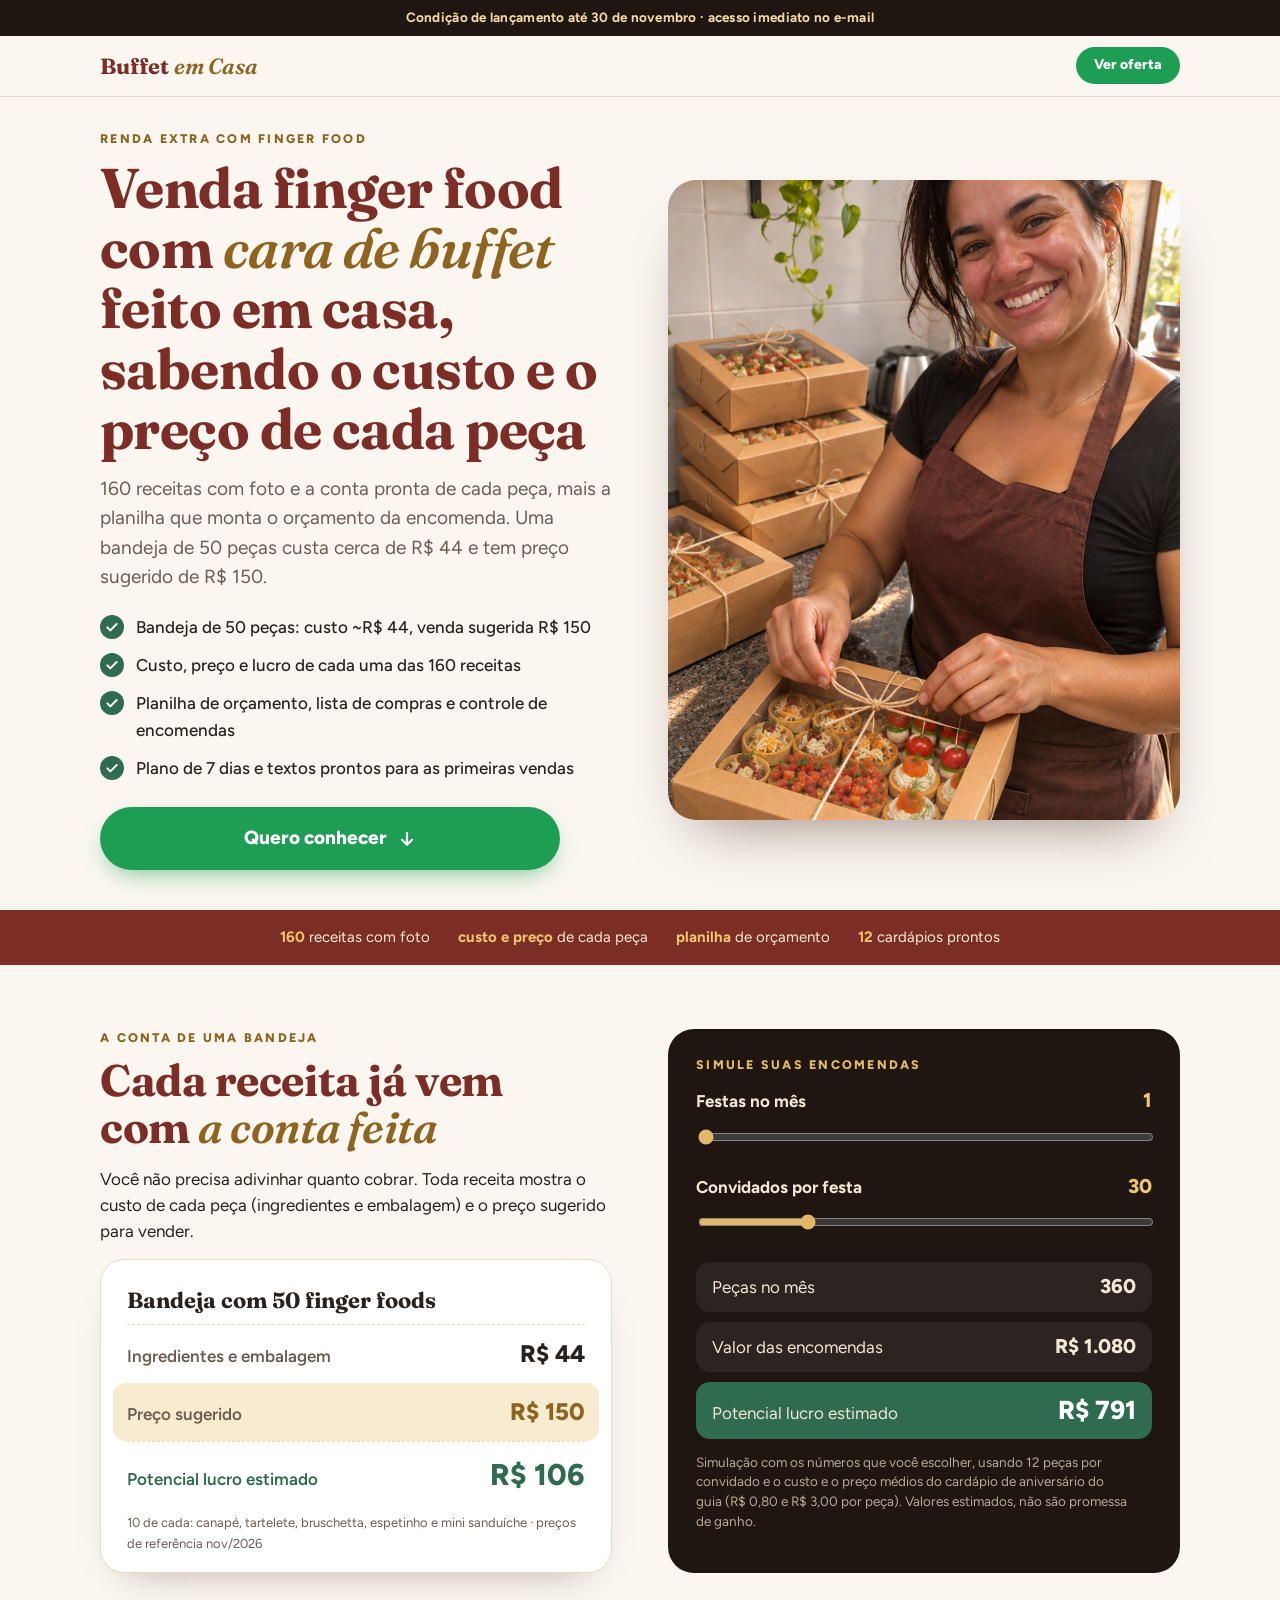
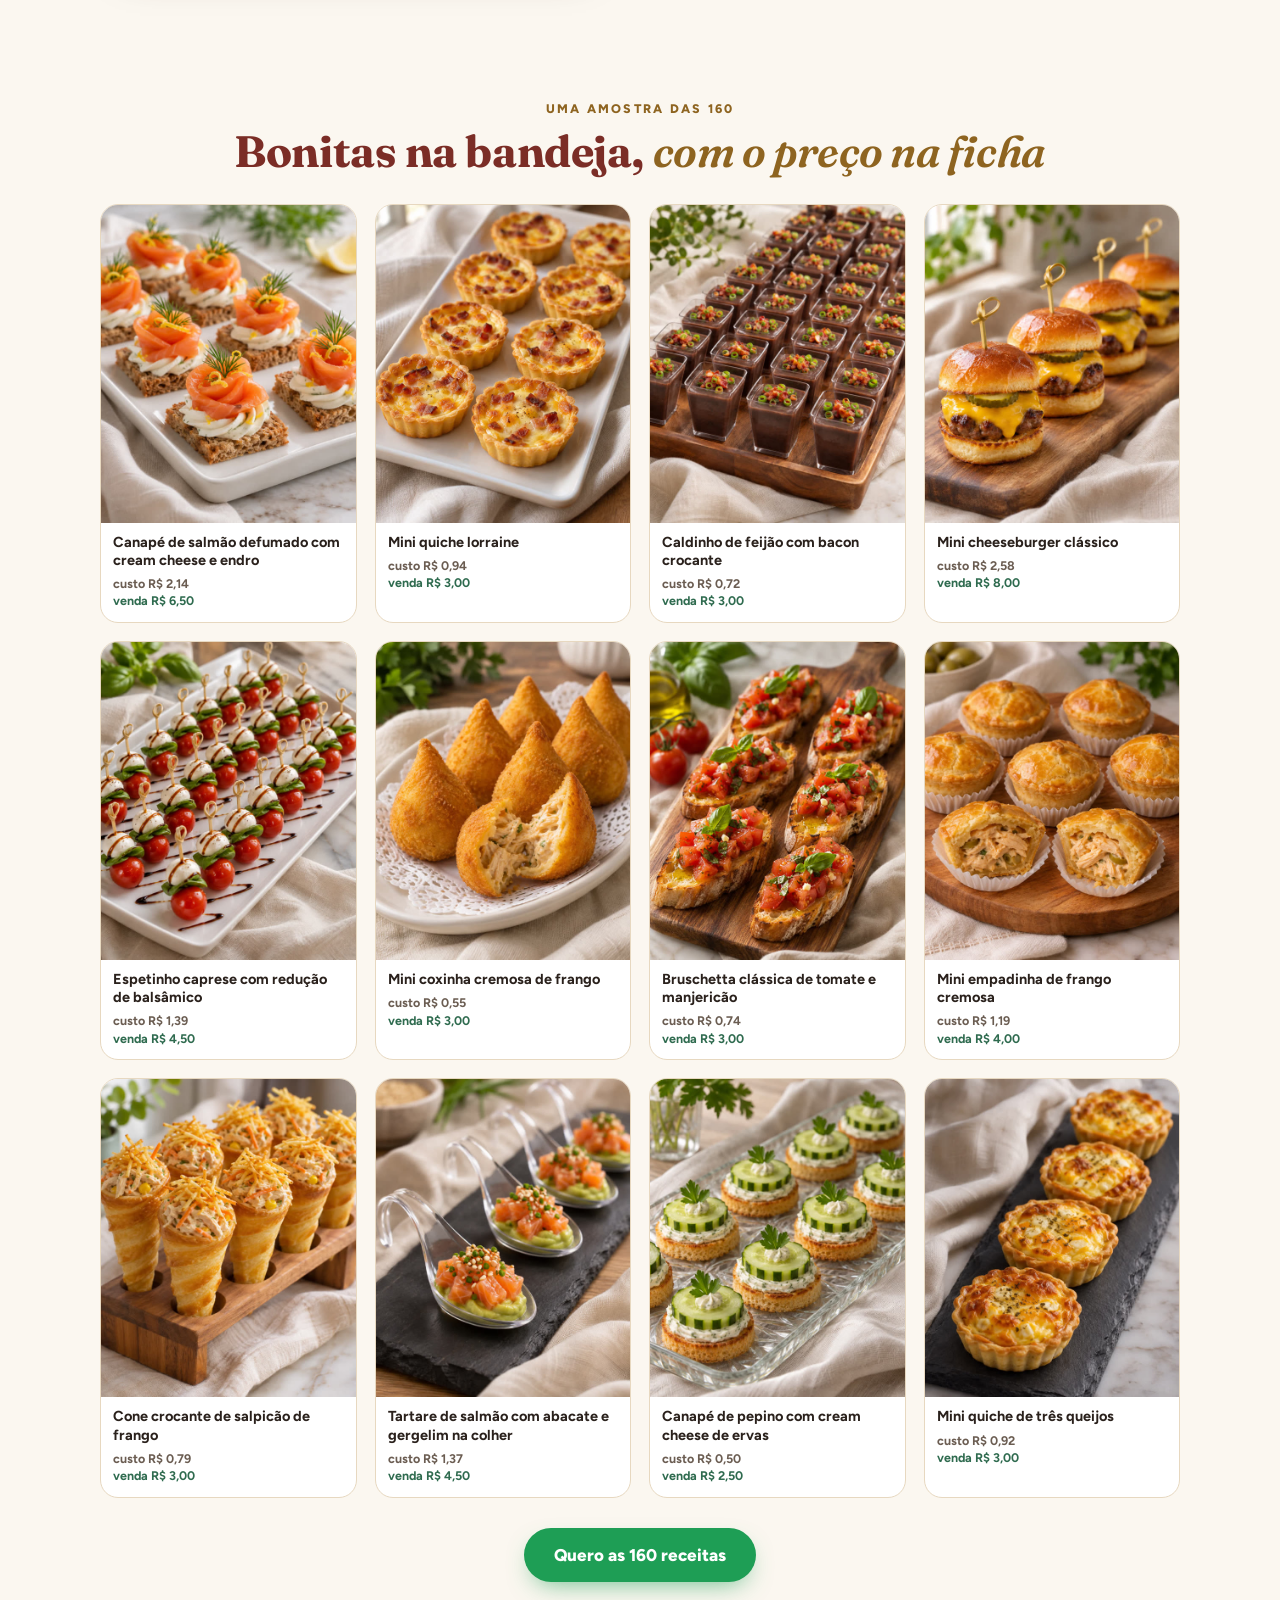
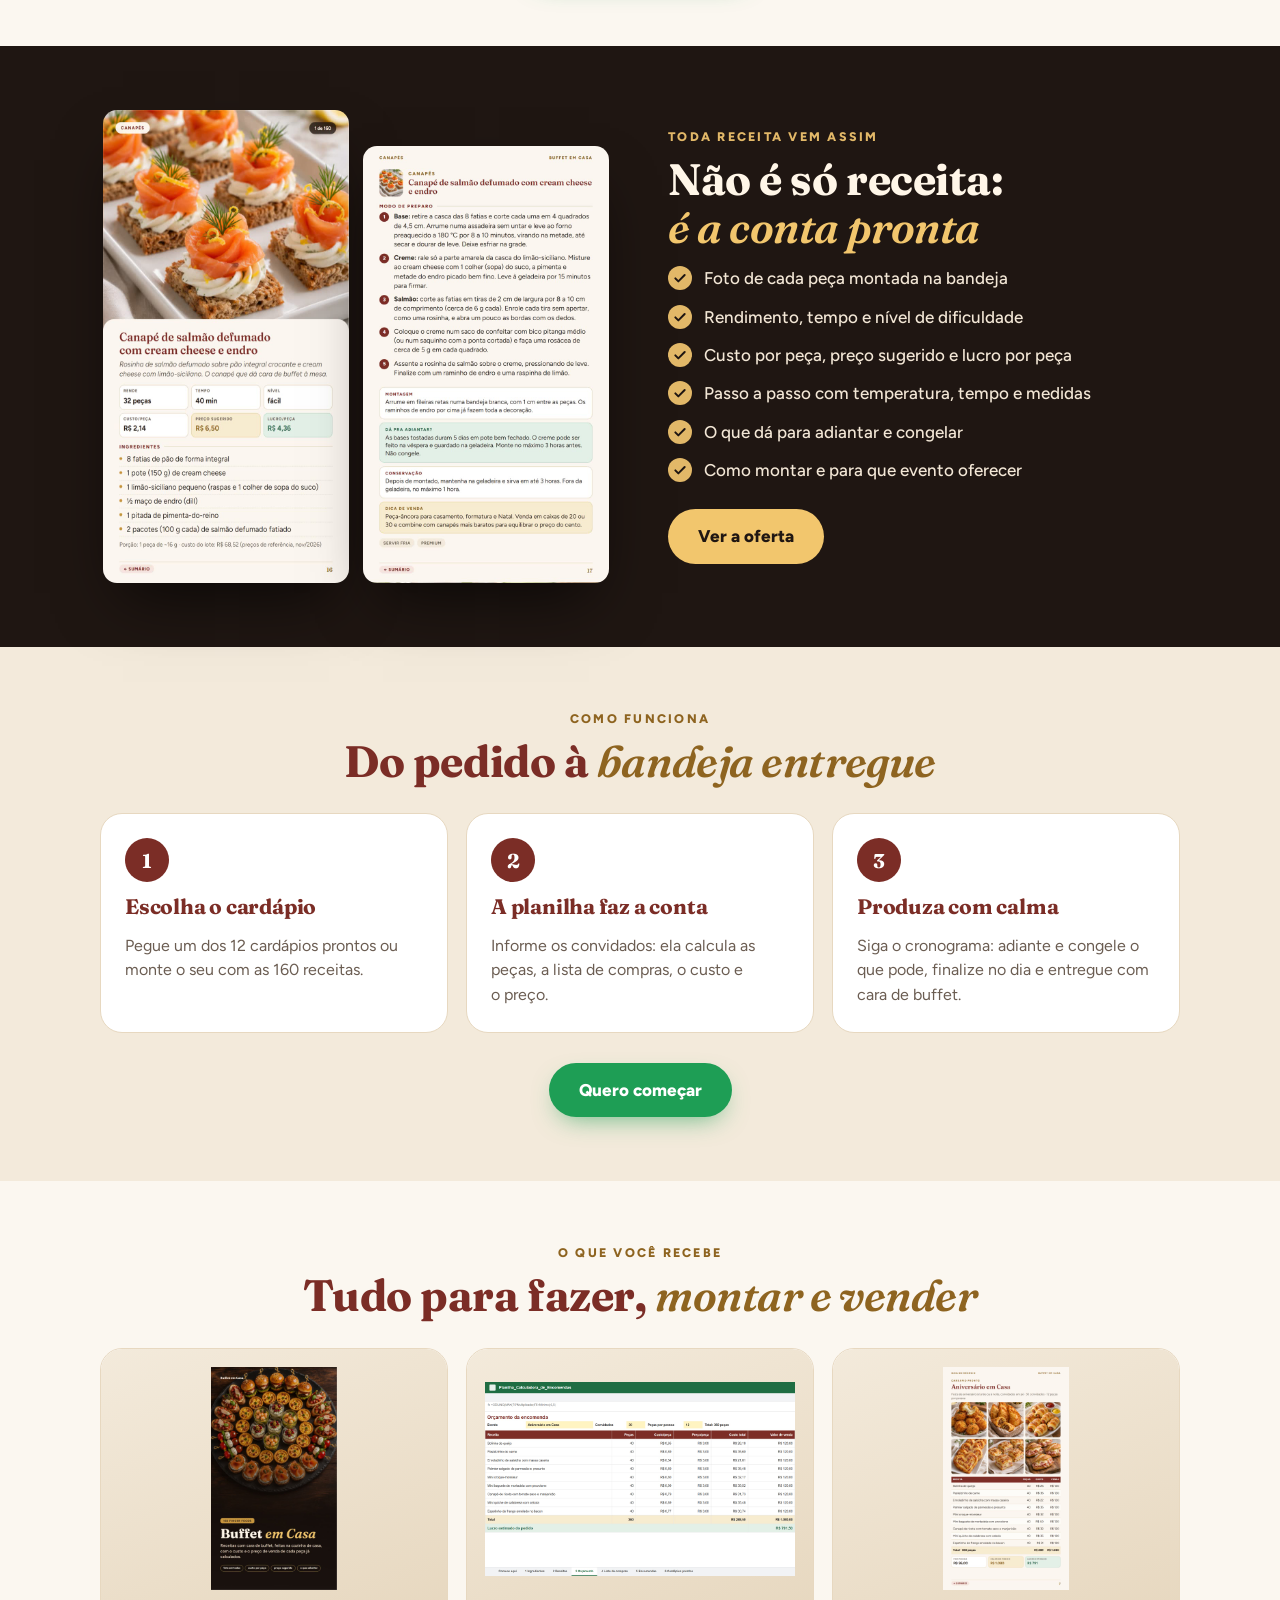
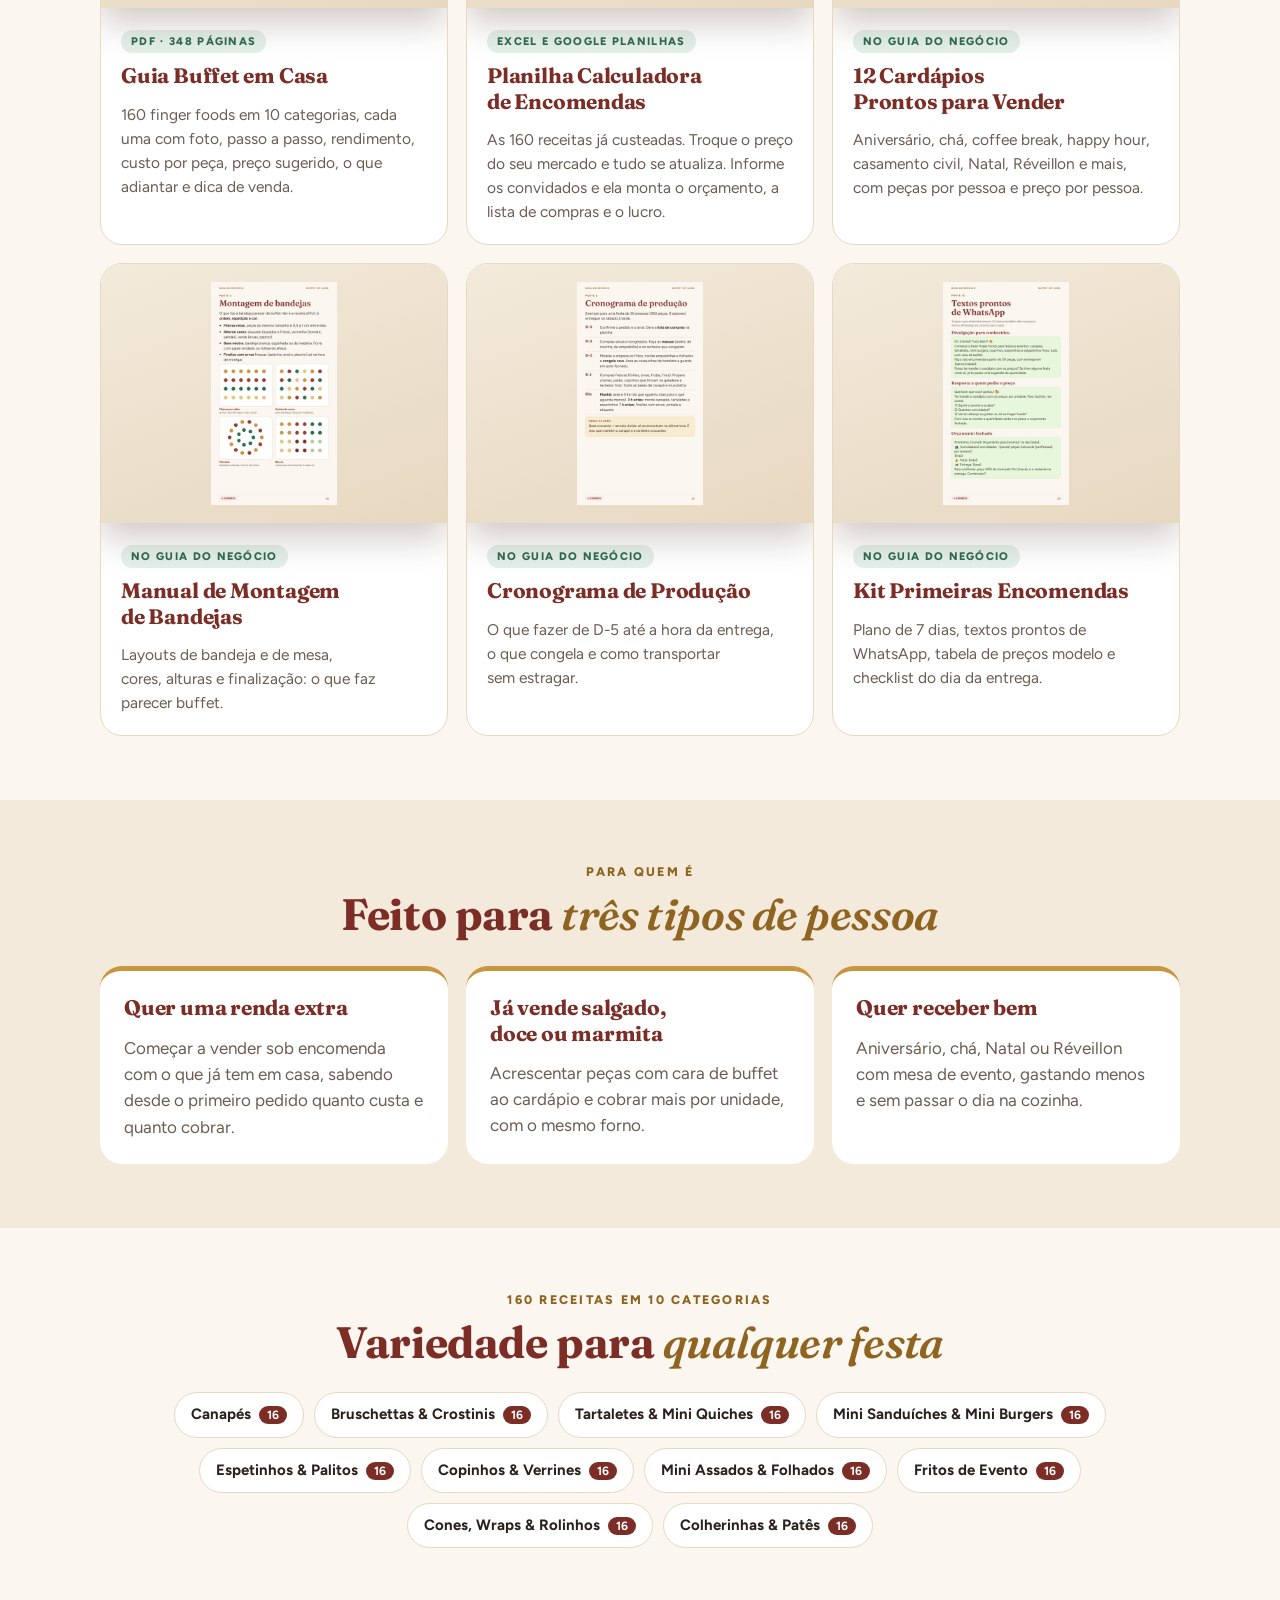
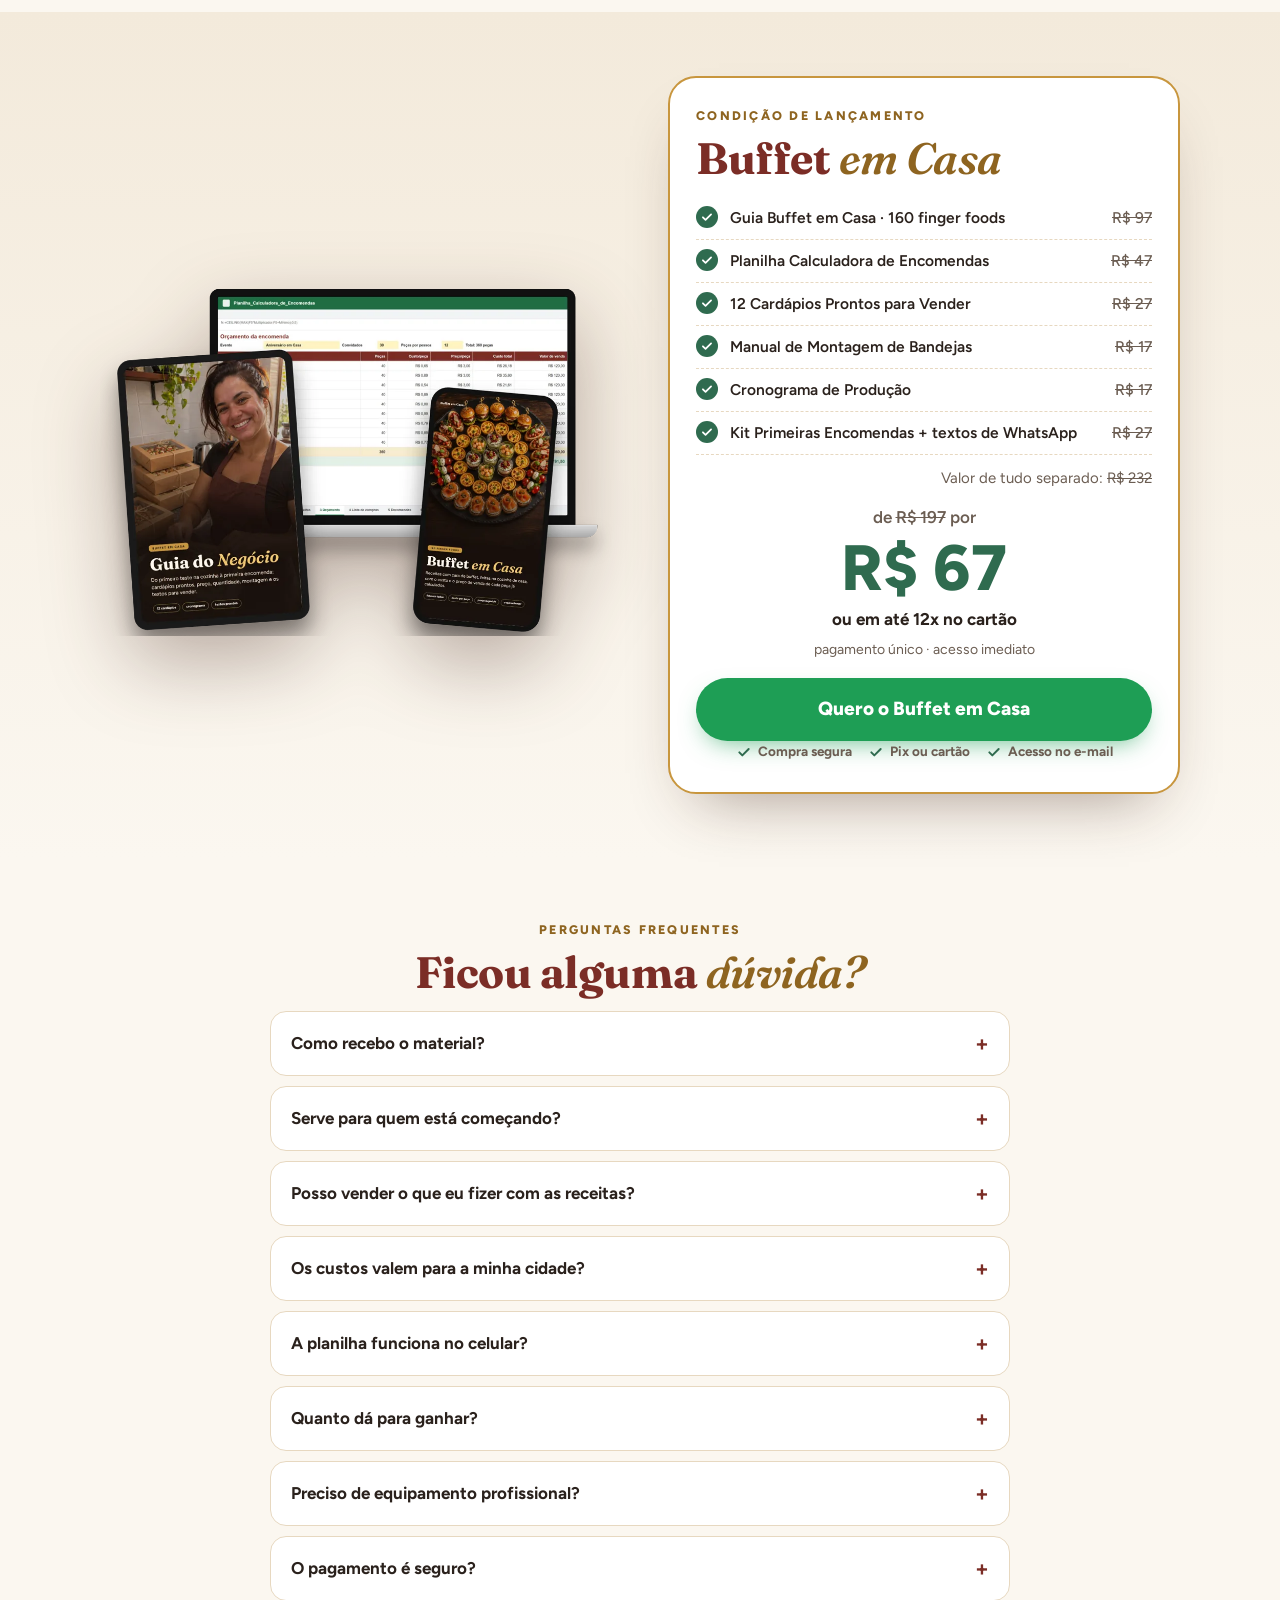
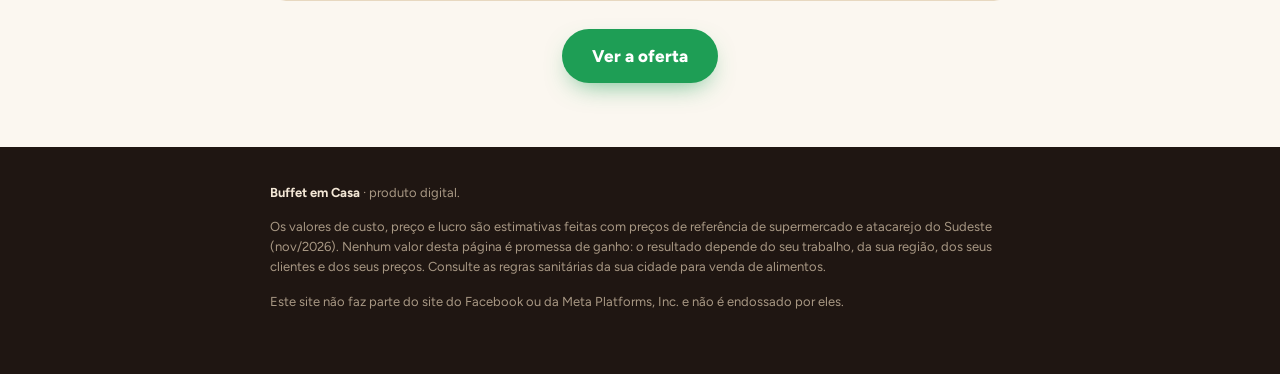
<file: renda-extra/index.html>
<!doctype html><html lang="pt-BR"><head><meta charset="utf-8"><meta name="viewport" content="width=device-width,initial-scale=1">
<title>Buffet em Casa · renda extra com finger food</title><meta name="description" content="160 finger foods com foto, custo por peça e preço de venda calculados, planilha de orçamento e 12 cardápios prontos.">
<meta property="og:title" content="Buffet em Casa · renda extra com finger food"><meta property="og:image" content="https://buffetemcasa.shop/img/og.jpg">
<link rel="icon" href="../img/favicon.png">
<link rel="preconnect" href="https://fonts.googleapis.com"><link rel="preconnect" href="https://fonts.gstatic.com" crossorigin>
<link href="https://fonts.googleapis.com/css2?family=Figtree:wght@400;500;600;700;800&family=Fraunces:ital,opsz,wght@0,9..144,600;0,9..144,700;1,9..144,600&display=swap" rel="stylesheet">
<link rel="stylesheet" href="../estilo.css"></head><body><noscript><img height="1" width="1" style="display:none" alt="" src="https://www.facebook.com/tr?id=1010111115467847&ev=PageView&noscript=1"></noscript>
<div class="topo">Condição de lançamento até 30 de novembro · acesso imediato no e-mail</div>
<header class="cabec"><div class="wrap"><span class="logo">Buffet <em>em Casa</em></span><a class="btn peq" href="#oferta">Ver oferta</a></div></header>
<main><section class="hero"><div class="wrap duas">
      <div class="hero-txt"><div class="kicker">Renda extra com finger food</div><h1>Venda finger food com <em>cara de buffet</em> feito em casa, sabendo o custo e o preço de cada peça</h1><p class="sub">160 receitas com foto e a conta pronta de cada peça, mais a planilha que monta o orçamento da encomenda. Uma bandeja de 50 peças custa cerca de R$ 44 e tem preço sugerido de R$ 150.</p>
      <div class="hero-img-m"><img src="../img/cenas/03-persona-caixas.jpg" alt="Finger foods com cara de buffet" fetchpriority="high"></div>
      <ul class="lista"><li><svg viewBox="0 0 24 24" fill="none" stroke="currentColor" stroke-width="3" stroke-linecap="round" stroke-linejoin="round"><path d="M5 12.5l4.5 4.5L19 7.5"/></svg><span>Bandeja de 50 peças: custo ~R$ 44, venda sugerida R$ 150</span></li><li><svg viewBox="0 0 24 24" fill="none" stroke="currentColor" stroke-width="3" stroke-linecap="round" stroke-linejoin="round"><path d="M5 12.5l4.5 4.5L19 7.5"/></svg><span>Custo, preço e lucro de cada uma das 160 receitas</span></li><li><svg viewBox="0 0 24 24" fill="none" stroke="currentColor" stroke-width="3" stroke-linecap="round" stroke-linejoin="round"><path d="M5 12.5l4.5 4.5L19 7.5"/></svg><span>Planilha de orçamento, lista de compras e controle de encomendas</span></li><li><svg viewBox="0 0 24 24" fill="none" stroke="currentColor" stroke-width="3" stroke-linecap="round" stroke-linejoin="round"><path d="M5 12.5l4.5 4.5L19 7.5"/></svg><span>Plano de 7 dias e textos prontos para as primeiras vendas</span></li></ul>
      <a class="btn grande" href="#oferta">Quero conhecer <svg viewBox="0 0 24 24" fill="none" stroke="currentColor" stroke-width="2.6" stroke-linecap="round" stroke-linejoin="round"><path d="M12 5v14M6 13l6 6 6-6"/></svg></a></div>
      <div class="hero-img"><img src="../img/cenas/03-persona-caixas.jpg" alt="Finger foods com cara de buffet" fetchpriority="high"></div></div></section>
      <div class="faixa-selos"><div class="wrap"><span><b>160</b> receitas com foto</span><span><b>custo e preço</b> de cada peça</span><span><b>planilha</b> de orçamento</span><span><b>12</b> cardápios prontos</span></div></div>
      <section class="sec conta" id="conta"><div class="wrap duas">
      <div><div class="kicker">A conta de uma bandeja</div>
      <h2>Cada receita já vem com <em>a conta feita</em></h2>
      <p>Você não precisa adivinhar quanto cobrar. Toda receita mostra o custo de cada peça (ingredientes e embalagem) e o preço sugerido para vender.</p>
      <div class="cartao-conta">
        <div class="ct-tit">Bandeja com 50 finger foods</div>
        <div class="ct-l"><span>Ingredientes e embalagem</span><b>R$ 44</b></div><div class="ct-l ouro"><span>Preço sugerido</span><b>R$ 150</b></div><div class="ct-l verde"><span>Potencial lucro estimado</span><b>R$ 106</b></div>
        <div class="ct-nota">10 de cada: canapé, tartelete, bruschetta, espetinho e mini sanduíche · preços de referência nov/2026</div>
      </div></div>
      <div class="calc" data-custo="0.8014" data-preco="3.0000">
        <div class="kicker">Simule suas encomendas</div>
        <label>Festas no mês <output id="o-festas">1</output></label><input type="range" id="festas" min="1" max="10" value="1">
        <label>Convidados por festa <output id="o-conv">30</output></label><input type="range" id="conv" min="15" max="80" step="5" value="30">
        <div class="calc-res"><div><span>Peças no mês</span><b id="r-pecas">-</b></div><div><span>Valor das encomendas</span><b id="r-venda">-</b></div>
        <div class="dest"><span>Potencial lucro estimado</span><b id="r-lucro">-</b></div></div>
        <p class="mini">Simulação com os números que você escolher, usando 12 peças por convidado e o custo e o preço médios do cardápio de aniversário do guia (R$ 0,80 e R$ 3,00 por peça). Valores estimados, não são promessa de ganho.</p>
      </div></div></section>
<section class="sec" id="galeria"><div class="wrap">
      <div class="centro"><div class="kicker">Uma amostra das 160</div><h2>Bonitas na bandeja, <em>com o preço na ficha</em></h2></div>
      <div class="galeria"><figure><img src="../img/receitas/canape-salmao-cream-cheese-endro.jpg" alt="Canapé de salmão defumado com cream cheese e endro" loading="lazy"><figcaption><b>Canapé de salmão defumado com cream cheese e endro</b><span class="c">custo R$ 2,14</span><span class="v">venda R$ 6,50</span></figcaption></figure><figure><img src="../img/receitas/mini-quiche-lorraine.jpg" alt="Mini quiche lorraine" loading="lazy"><figcaption><b>Mini quiche lorraine</b><span class="c">custo R$ 0,94</span><span class="v">venda R$ 3,00</span></figcaption></figure><figure><img src="../img/receitas/copo-caldinho-feijao-bacon.jpg" alt="Caldinho de feijão com bacon crocante" loading="lazy"><figcaption><b>Caldinho de feijão com bacon crocante</b><span class="c">custo R$ 0,72</span><span class="v">venda R$ 3,00</span></figcaption></figure><figure><img src="../img/receitas/mini-cheeseburger-classico.jpg" alt="Mini cheeseburger clássico" loading="lazy"><figcaption><b>Mini cheeseburger clássico</b><span class="c">custo R$ 2,58</span><span class="v">venda R$ 8,00</span></figcaption></figure><figure><img src="../img/receitas/esp-caprese-balsamico.jpg" alt="Espetinho caprese com redução de balsâmico" loading="lazy"><figcaption><b>Espetinho caprese com redução de balsâmico</b><span class="c">custo R$ 1,39</span><span class="v">venda R$ 4,50</span></figcaption></figure><figure><img src="../img/receitas/coxinha-frango-cremosa-mini.jpg" alt="Mini coxinha cremosa de frango" loading="lazy"><figcaption><b>Mini coxinha cremosa de frango</b><span class="c">custo R$ 0,55</span><span class="v">venda R$ 3,00</span></figcaption></figure><figure><img src="../img/receitas/bruschetta-tomate-manjericao.jpg" alt="Bruschetta clássica de tomate e manjericão" loading="lazy"><figcaption><b>Bruschetta clássica de tomate e manjericão</b><span class="c">custo R$ 0,74</span><span class="v">venda R$ 3,00</span></figcaption></figure><figure><img src="../img/receitas/empadinha-frango-cremosa.jpg" alt="Mini empadinha de frango cremosa" loading="lazy"><figcaption><b>Mini empadinha de frango cremosa</b><span class="c">custo R$ 1,19</span><span class="v">venda R$ 4,00</span></figcaption></figure><figure><img src="../img/receitas/cone-pastel-salpicao-frango.jpg" alt="Cone crocante de salpicão de frango" loading="lazy"><figcaption><b>Cone crocante de salpicão de frango</b><span class="c">custo R$ 0,79</span><span class="v">venda R$ 3,00</span></figcaption></figure><figure><img src="../img/receitas/colher-tartare-salmao-abacate.jpg" alt="Tartare de salmão com abacate e gergelim na colher" loading="lazy"><figcaption><b>Tartare de salmão com abacate e gergelim na colher</b><span class="c">custo R$ 1,37</span><span class="v">venda R$ 4,50</span></figcaption></figure><figure><img src="../img/receitas/canape-pepino-cream-cheese-ervas.jpg" alt="Canapé de pepino com cream cheese de ervas" loading="lazy"><figcaption><b>Canapé de pepino com cream cheese de ervas</b><span class="c">custo R$ 0,50</span><span class="v">venda R$ 2,50</span></figcaption></figure><figure><img src="../img/receitas/mini-quiche-tres-queijos.jpg" alt="Mini quiche de três queijos" loading="lazy"><figcaption><b>Mini quiche de três queijos</b><span class="c">custo R$ 0,92</span><span class="v">venda R$ 3,00</span></figcaption></figure></div>
      <div class="centro"><a class="btn " href="#oferta">Quero as 160 receitas</a></div></div></section>
<section class="sec escuro" id="ficha"><div class="wrap duas">
      <div class="paginas"><img src="../img/mock/pg-receita1.jpg" alt="Página de receita com foto e ficha de custo" loading="lazy"><img src="../img/mock/pg-receita2.jpg" alt="Página de preparo, montagem e dica de venda" loading="lazy"></div>
      <div><div class="kicker">Toda receita vem assim</div><h2>Não é só receita: <em>é a conta pronta</em></h2>
      <ul class="lista"><li><svg viewBox="0 0 24 24" fill="none" stroke="currentColor" stroke-width="3" stroke-linecap="round" stroke-linejoin="round"><path d="M5 12.5l4.5 4.5L19 7.5"/></svg><span>Foto de cada peça montada na bandeja</span></li><li><svg viewBox="0 0 24 24" fill="none" stroke="currentColor" stroke-width="3" stroke-linecap="round" stroke-linejoin="round"><path d="M5 12.5l4.5 4.5L19 7.5"/></svg><span>Rendimento, tempo e nível de dificuldade</span></li><li><svg viewBox="0 0 24 24" fill="none" stroke="currentColor" stroke-width="3" stroke-linecap="round" stroke-linejoin="round"><path d="M5 12.5l4.5 4.5L19 7.5"/></svg><span>Custo por peça, preço sugerido e lucro por peça</span></li><li><svg viewBox="0 0 24 24" fill="none" stroke="currentColor" stroke-width="3" stroke-linecap="round" stroke-linejoin="round"><path d="M5 12.5l4.5 4.5L19 7.5"/></svg><span>Passo a passo com temperatura, tempo e medidas</span></li><li><svg viewBox="0 0 24 24" fill="none" stroke="currentColor" stroke-width="3" stroke-linecap="round" stroke-linejoin="round"><path d="M5 12.5l4.5 4.5L19 7.5"/></svg><span>O que dá para adiantar e congelar</span></li><li><svg viewBox="0 0 24 24" fill="none" stroke="currentColor" stroke-width="3" stroke-linecap="round" stroke-linejoin="round"><path d="M5 12.5l4.5 4.5L19 7.5"/></svg><span>Como montar e para que evento oferecer</span></li></ul>
      <a class="btn claro" href="#oferta">Ver a oferta</a></div></div></section>
<section class="sec claro2" id="como"><div class="wrap">
      <div class="centro"><div class="kicker">Como funciona</div><h2>Do pedido à <em>bandeja entregue</em></h2></div>
      <div class="passos"><div class="passo"><b>1</b><h3>Escolha o cardápio</h3><p>Pegue um dos 12 cardápios prontos ou monte o seu com as 160 receitas.</p></div><div class="passo"><b>2</b><h3>A planilha faz a conta</h3><p>Informe os convidados: ela calcula as peças, a lista de compras, o custo e o preço.</p></div><div class="passo"><b>3</b><h3>Produza com calma</h3><p>Siga o cronograma: adiante e congele o que pode, finalize no dia e entregue com cara de buffet.</p></div></div>
      <div class="centro"><a class="btn " href="#oferta">Quero começar</a></div></div></section>
<section class="sec" id="entrega"><div class="wrap">
      <div class="centro"><div class="kicker">O que você recebe</div><h2>Tudo para fazer, <em>montar e vender</em></h2></div>
      <div class="cards"><article><img src="../img/mock/pg-capa.jpg" alt="Guia Buffet em Casa" loading="lazy"><div><span class="tag">PDF · 348 páginas</span><h3>Guia Buffet em Casa</h3><p>160 finger foods em 10 categorias, cada uma com foto, passo a passo, rendimento, custo por peça, preço sugerido, o que adiantar e dica de venda.</p></div></article><article><img src="../img/mock/planilha.jpg" alt="Planilha Calculadora de Encomendas" loading="lazy"><div><span class="tag">Excel e Google Planilhas</span><h3>Planilha Calculadora de Encomendas</h3><p>As 160 receitas já custeadas. Troque o preço do seu mercado e tudo se atualiza. Informe os convidados e ela monta o orçamento, a lista de compras e o lucro.</p></div></article><article><img src="../img/mock/pg-cardapio.jpg" alt="12 Cardápios Prontos para Vender" loading="lazy"><div><span class="tag">no Guia do Negócio</span><h3>12 Cardápios Prontos para Vender</h3><p>Aniversário, chá, coffee break, happy hour, casamento civil, Natal, Réveillon e mais, com peças por pessoa e preço por pessoa.</p></div></article><article><img src="../img/mock/pg-bandejas.jpg" alt="Manual de Montagem de Bandejas" loading="lazy"><div><span class="tag">no Guia do Negócio</span><h3>Manual de Montagem de Bandejas</h3><p>Layouts de bandeja e de mesa, cores, alturas e finalização: o que faz parecer buffet.</p></div></article><article><img src="../img/mock/pg-cronograma.jpg" alt="Cronograma de Produção" loading="lazy"><div><span class="tag">no Guia do Negócio</span><h3>Cronograma de Produção</h3><p>O que fazer de D-5 até a hora da entrega, o que congela e como transportar sem estragar.</p></div></article><article><img src="../img/mock/pg-textos.jpg" alt="Kit Primeiras Encomendas" loading="lazy"><div><span class="tag">no Guia do Negócio</span><h3>Kit Primeiras Encomendas</h3><p>Plano de 7 dias, textos prontos de WhatsApp, tabela de preços modelo e checklist do dia da entrega.</p></div></article></div></div></section>
<section class="sec claro2" id="paraquem"><div class="wrap">
      <div class="centro"><div class="kicker">Para quem é</div><h2>Feito para <em>três tipos de pessoa</em></h2></div>
      <div class="pq"><div><h3>Quer uma renda extra</h3><p>Começar a vender sob encomenda com o que já tem em casa, sabendo desde o primeiro pedido quanto custa e quanto cobrar.</p></div><div><h3>Já vende salgado, doce ou marmita</h3><p>Acrescentar peças com cara de buffet ao cardápio e cobrar mais por unidade, com o mesmo forno.</p></div><div><h3>Quer receber bem</h3><p>Aniversário, chá, Natal ou Réveillon com mesa de evento, gastando menos e sem passar o dia na cozinha.</p></div></div></div></section>
<section class="sec" id="categorias"><div class="wrap">
      <div class="centro"><div class="kicker">160 receitas em 10 categorias</div><h2>Variedade para <em>qualquer festa</em></h2></div>
      <div class="cats"><span>Canapés<i>16</i></span><span>Bruschettas & Crostinis<i>16</i></span><span>Tartaletes & Mini Quiches<i>16</i></span><span>Mini Sanduíches & Mini Burgers<i>16</i></span><span>Espetinhos & Palitos<i>16</i></span><span>Copinhos & Verrines<i>16</i></span><span>Mini Assados & Folhados<i>16</i></span><span>Fritos de Evento<i>16</i></span><span>Cones, Wraps & Rolinhos<i>16</i></span><span>Colherinhas & Patês<i>16</i></span></div></div></section>
<section class="sec oferta" id="oferta"><div class="wrap duas">
      <div><img class="kit" src="../img/mock/kit.webp" alt="Guia, planilha e Guia do Negócio do Buffet em Casa" loading="lazy"></div>
      <div class="box-oferta"><div class="kicker">Condição de lançamento</div><h2>Buffet <em>em Casa</em></h2>
      <ul class="itens"><li><svg viewBox="0 0 24 24" fill="none" stroke="currentColor" stroke-width="3" stroke-linecap="round" stroke-linejoin="round"><path d="M5 12.5l4.5 4.5L19 7.5"/></svg><span>Guia Buffet em Casa · 160 finger foods</span><s>R$ 97</s></li><li><svg viewBox="0 0 24 24" fill="none" stroke="currentColor" stroke-width="3" stroke-linecap="round" stroke-linejoin="round"><path d="M5 12.5l4.5 4.5L19 7.5"/></svg><span>Planilha Calculadora de Encomendas</span><s>R$ 47</s></li><li><svg viewBox="0 0 24 24" fill="none" stroke="currentColor" stroke-width="3" stroke-linecap="round" stroke-linejoin="round"><path d="M5 12.5l4.5 4.5L19 7.5"/></svg><span>12 Cardápios Prontos para Vender</span><s>R$ 27</s></li><li><svg viewBox="0 0 24 24" fill="none" stroke="currentColor" stroke-width="3" stroke-linecap="round" stroke-linejoin="round"><path d="M5 12.5l4.5 4.5L19 7.5"/></svg><span>Manual de Montagem de Bandejas</span><s>R$ 17</s></li><li><svg viewBox="0 0 24 24" fill="none" stroke="currentColor" stroke-width="3" stroke-linecap="round" stroke-linejoin="round"><path d="M5 12.5l4.5 4.5L19 7.5"/></svg><span>Cronograma de Produção</span><s>R$ 17</s></li><li><svg viewBox="0 0 24 24" fill="none" stroke="currentColor" stroke-width="3" stroke-linecap="round" stroke-linejoin="round"><path d="M5 12.5l4.5 4.5L19 7.5"/></svg><span>Kit Primeiras Encomendas + textos de WhatsApp</span><s>R$ 27</s></li></ul>
      <div class="total">Valor de tudo separado: <s>R$ 232</s></div>
      <div class="preco"><span class="de">de <s>R$ 197</s> por</span><b>R$ 67</b><span class="parc">ou em até 12x no cartão</span><span class="unico">pagamento único · acesso imediato</span></div>
      <a class="btn grande" id="comprar" href="https://pay.cakto.com.br/uph7z8j">Quero o Buffet em Casa</a>
      <div class="contador" data-prazo="2026-11-30T23:59:59-03:00"><span>A condição de lançamento termina em</span><div><b data-u="d">00</b><i>dias</i></div><div><b data-u="h">00</b><i>horas</i></div><div><b data-u="m">00</b><i>min</i></div><div><b data-u="s">00</b><i>seg</i></div></div>
      <div class="selos"><span><svg viewBox="0 0 24 24" fill="none" stroke="currentColor" stroke-width="3" stroke-linecap="round" stroke-linejoin="round"><path d="M5 12.5l4.5 4.5L19 7.5"/></svg> Compra segura</span><span><svg viewBox="0 0 24 24" fill="none" stroke="currentColor" stroke-width="3" stroke-linecap="round" stroke-linejoin="round"><path d="M5 12.5l4.5 4.5L19 7.5"/></svg> Pix ou cartão</span><span><svg viewBox="0 0 24 24" fill="none" stroke="currentColor" stroke-width="3" stroke-linecap="round" stroke-linejoin="round"><path d="M5 12.5l4.5 4.5L19 7.5"/></svg> Acesso no e-mail</span></div>
      </div></div></section>
<section class="sec" id="faq"><div class="wrap estreito"><div class="centro"><div class="kicker">Perguntas frequentes</div><h2>Ficou alguma <em>dúvida?</em></h2></div>
      <details><summary>Como recebo o material?</summary><p>Logo depois da confirmação do pagamento, você recebe no e-mail o acesso aos arquivos: os PDFs (abrem no celular, tablet ou computador) e a planilha.</p></details><details><summary>Serve para quem está começando?</summary><p>Sim. As receitas usam ingrediente de supermercado e utensílio comum, com passo a passo detalhado, tempo e temperatura. Cada uma indica o nível (fácil ou média).</p></details><details><summary>Posso vender o que eu fizer com as receitas?</summary><p>Pode e deve: o guia foi feito para isso. Só não é permitido revender ou distribuir o material.</p></details><details><summary>Os custos valem para a minha cidade?</summary><p>Os preços de referência são de supermercado e atacarejo do Sudeste em novembro de 2026. Na planilha, você troca pelos preços do seu mercado e todos os custos e preços se atualizam.</p></details><details><summary>A planilha funciona no celular?</summary><p>Funciona no Excel e no Google Planilhas, inclusive pelo aplicativo do celular. Para o orçamento, o computador é mais confortável.</p></details><details><summary>Quanto dá para ganhar?</summary><p>Depende de quantas encomendas você fizer, da sua região e do seu preço. O guia mostra a conta de cada peça e de cada cardápio para você fazer a sua conta com números reais, mas não existe garantia de resultado nem de vendas.</p></details><details><summary>Preciso de equipamento profissional?</summary><p>Não. Forno doméstico, panelas comuns, forminhas de tartelete (opcionais: há receitas com casquinha pronta) e bandejas.</p></details><details><summary>O pagamento é seguro?</summary><p>Sim. O pagamento é feito em plataforma de checkout segura, com Pix e cartão.</p></details>
      <div class="centro" style="margin-top:28px"><a class="btn " href="#oferta">Ver a oferta</a></div></div></section></main>
<footer><div class="wrap estreito"><p><b>Buffet em Casa</b> · produto digital. </p>
<p>Os valores de custo, preço e lucro são estimativas feitas com preços de referência de supermercado e atacarejo do Sudeste (nov/2026). Nenhum valor desta página é promessa de ganho: o resultado depende do seu trabalho, da sua região, dos seus clientes e dos seus preços. Consulte as regras sanitárias da sua cidade para venda de alimentos.</p>
<p>Este site não faz parte do site do Facebook ou da Meta Platforms, Inc. e não é endossado por eles.</p></div></footer>
<script>
var CFG={"pixelId":"1010111115467847","preco":67,"checkout":"https://pay.cakto.com.br/uph7z8j"};window.VSL_CTA=154;
if(CFG.pixelId){!function(f,b,e,v,n,t,s){if(f.fbq)return;n=f.fbq=function(){n.callMethod?n.callMethod.apply(n,arguments):n.queue.push(arguments)};if(!f._fbq)f._fbq=n;n.push=n;n.loaded=!0;n.version='2.0';n.queue=[];t=b.createElement(e);t.async=!0;t.src=v;s=b.getElementsByTagName(e)[0];s.parentNode.insertBefore(t,s)}(window,document,'script','https://connect.facebook.net/en_US/fbevents.js');fbq('init',CFG.pixelId);fbq('track','PageView');fbq('track','ViewContent',{content_name:'Buffet em Casa',value:CFG.preco,currency:'BRL'});}
// checkout: repassa UTMs e fbclid; sem link configurado, avisa
(function(){var a=document.getElementById('comprar');if(!a)return;if(!CFG.checkout){a.classList.add('off');a.addEventListener('click',function(e){e.preventDefault();alert('Link de checkout ainda não configurado.');});return;}
var q=location.search.slice(1);if(q){a.href=CFG.checkout+(CFG.checkout.indexOf('?')<0?'?':'&')+q;}
a.addEventListener('click',function(){if(window.fbq)fbq('track','InitiateCheckout',{value:CFG.preco,currency:'BRL'});});})();
// rolagem suave para a oferta
document.querySelectorAll('a[href^="#"]').forEach(function(a){a.addEventListener('click',function(e){var el=document.querySelector(a.getAttribute('href'));if(el&&a.id!=='comprar'){e.preventDefault();el.scrollIntoView({behavior:'smooth'});}});});
// contador até data fixa
(function(){var c=document.querySelector('.contador');if(!c)return;var fim=new Date(c.dataset.prazo).getTime();function p(n){return(n<10?'0':'')+n;}
function t(){var r=Math.max(0,fim-Date.now()),s=Math.floor(r/1e3);c.querySelector('[data-u=d]').textContent=p(Math.floor(s/86400));c.querySelector('[data-u=h]').textContent=p(Math.floor(s%86400/3600));c.querySelector('[data-u=m]').textContent=p(Math.floor(s%3600/60));c.querySelector('[data-u=s]').textContent=p(s%60);if(r<=0)c.style.display='none';}t();setInterval(t,1000);})();
// calculadora
(function(){var c=document.querySelector('.calc');if(!c)return;var cu=+c.dataset.custo,pr=+c.dataset.preco,festa=c.dataset.modo==='festa';
function brl(v){return'R$ '+Math.round(v).toString().replace(/\B(?=(\d{3})+(?!\d))/g,'.');}
function at(){var f=+document.getElementById('festas').value,v=+document.getElementById('conv').value;document.getElementById('o-festas').textContent=f;document.getElementById('o-conv').textContent=v;
if(festa){var pc=f*v;document.getElementById('r-pecas').textContent=pc.toLocaleString('pt-BR');document.getElementById('r-venda').textContent=v<=20?'4 a 6':v<=50?'6 a 9':'8 a 12';document.getElementById('r-lucro').textContent=brl(pc*cu);return;}
var pecas=f*v*12;document.getElementById('r-pecas').textContent=pecas.toLocaleString('pt-BR');document.getElementById('r-venda').textContent=brl(pecas*pr);document.getElementById('r-lucro').textContent=brl(pecas*(pr-cu));}
c.querySelectorAll('input').forEach(function(i){i.addEventListener('input',at);});at();})();
// VSL: botão aparece depois do pitch
(function(){var v=document.getElementById('vsl'),b=document.getElementById('cta-vsl');if(!v||!b)return;var mostrar=function(){b.classList.remove('escondido');};
v.addEventListener('timeupdate',function(){if(v.currentTime>=(window.VSL_CTA||150))mostrar();});setTimeout(mostrar,240000);})();
</script></body></html>
</file>
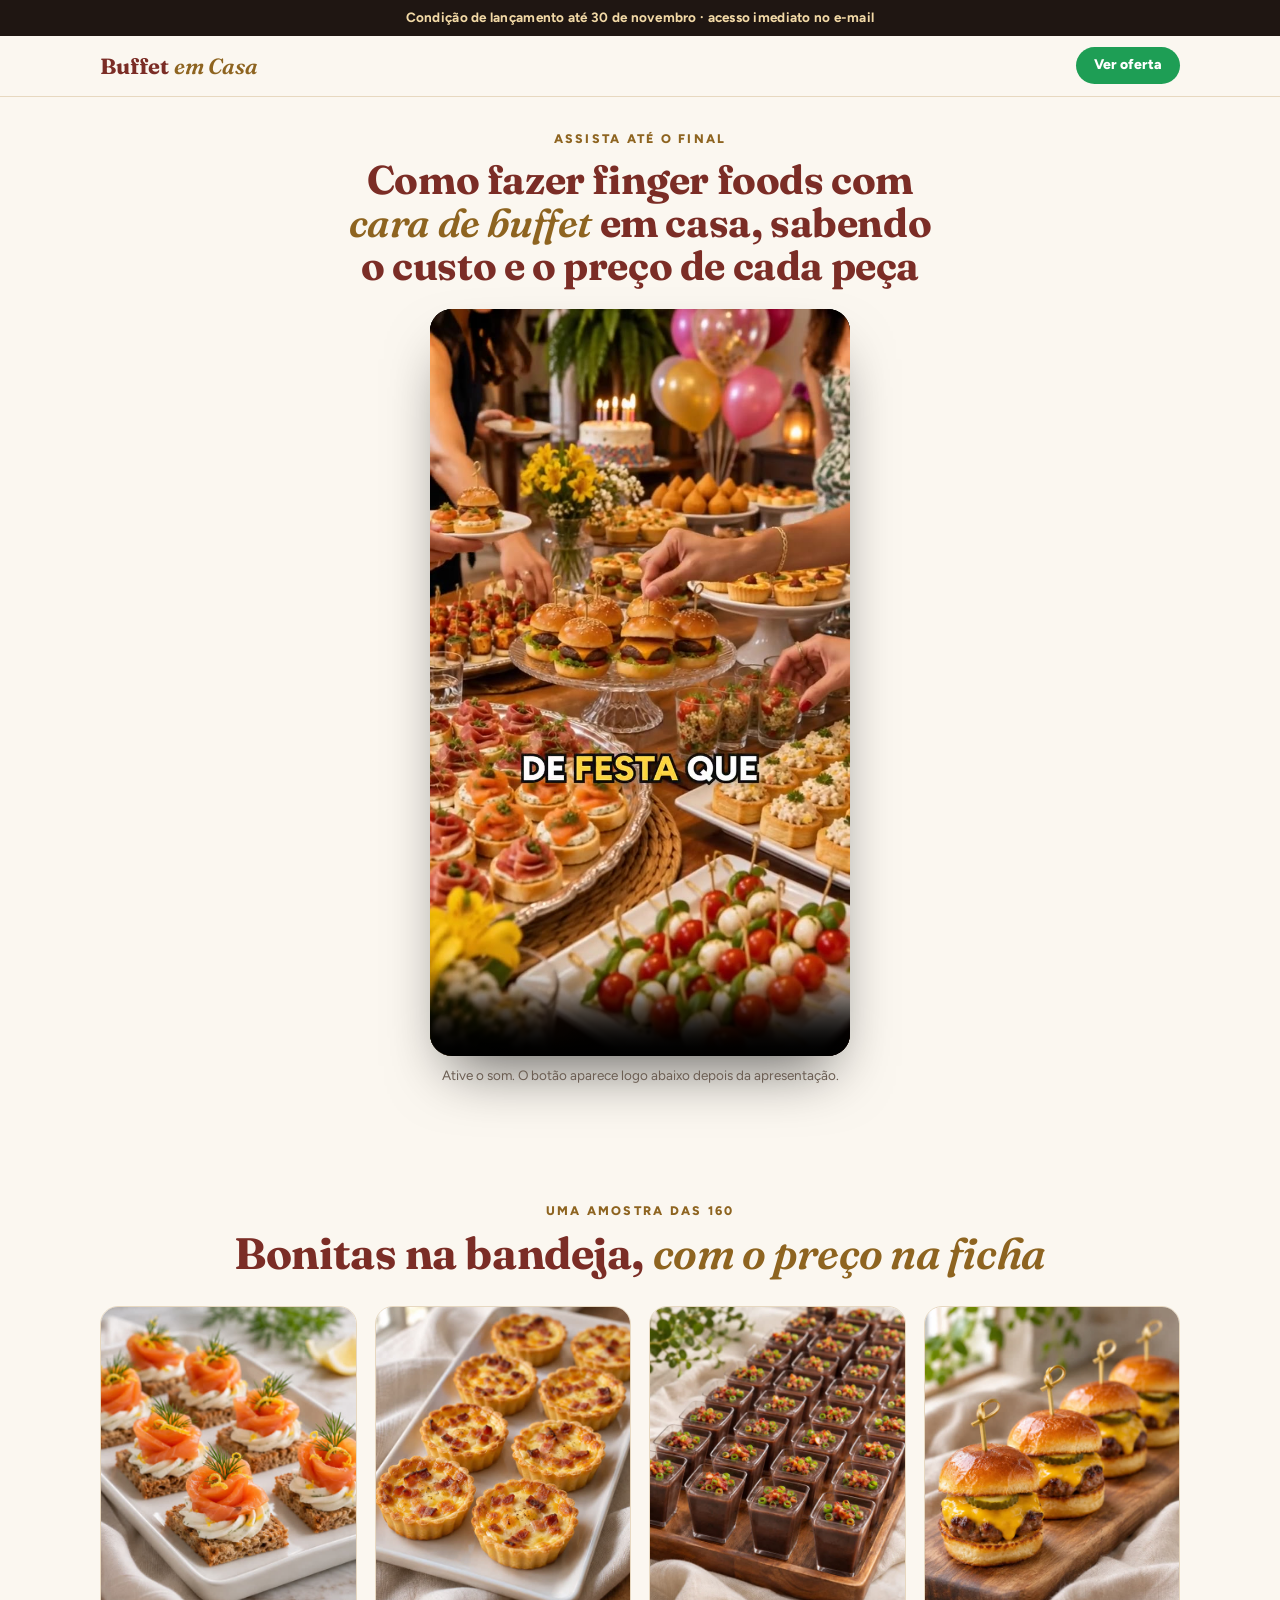
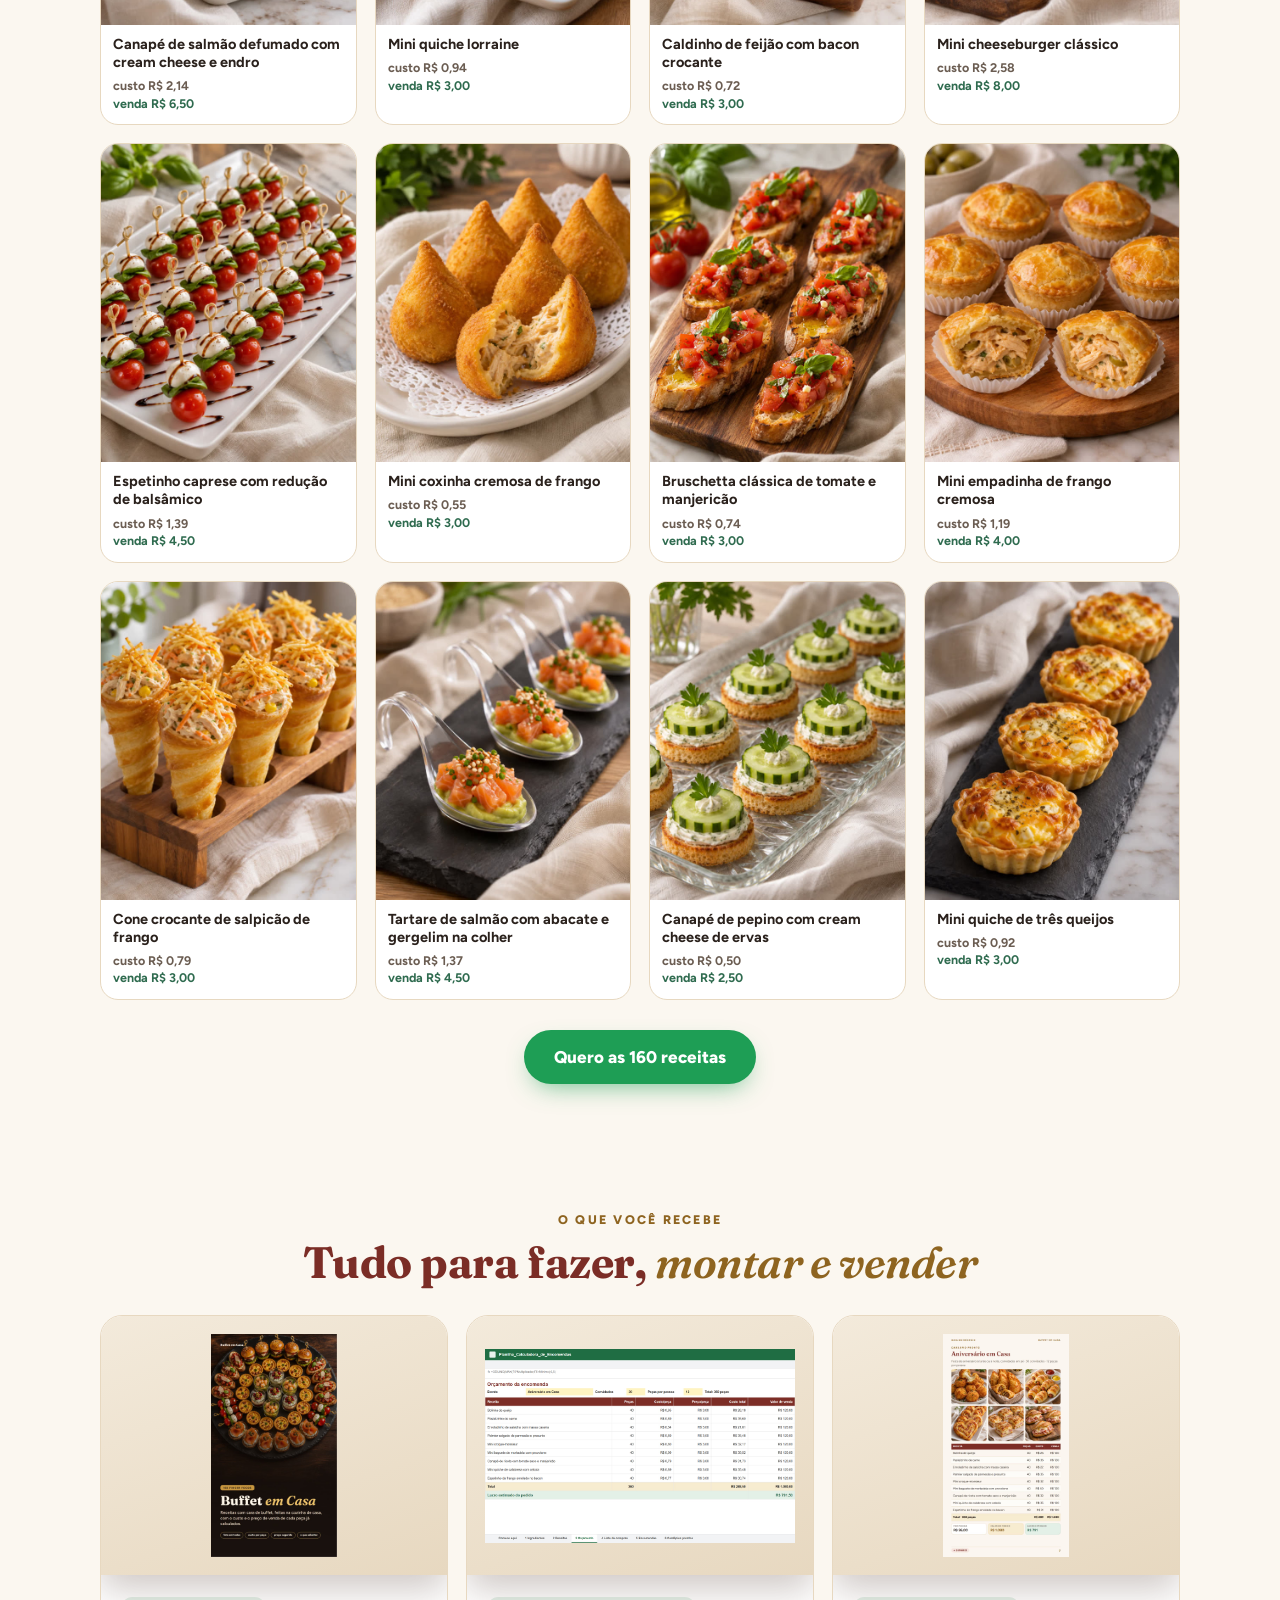
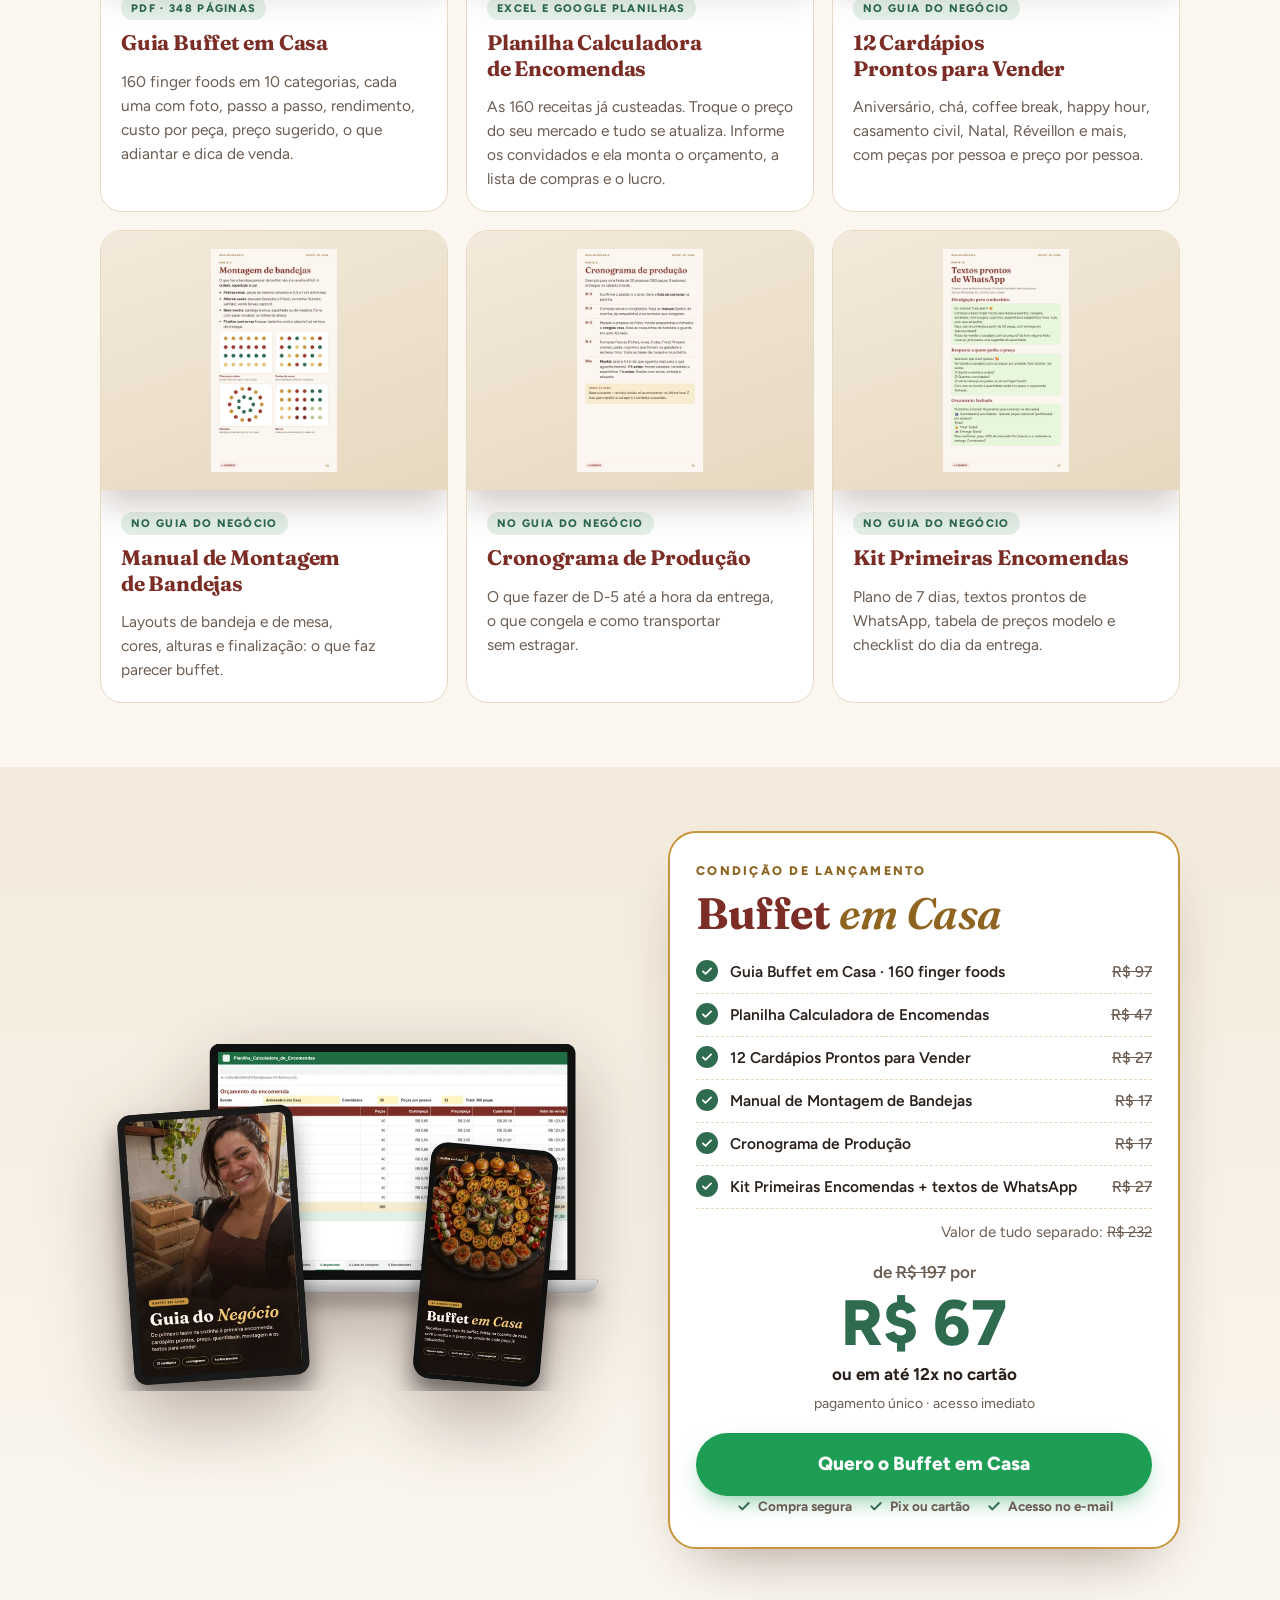
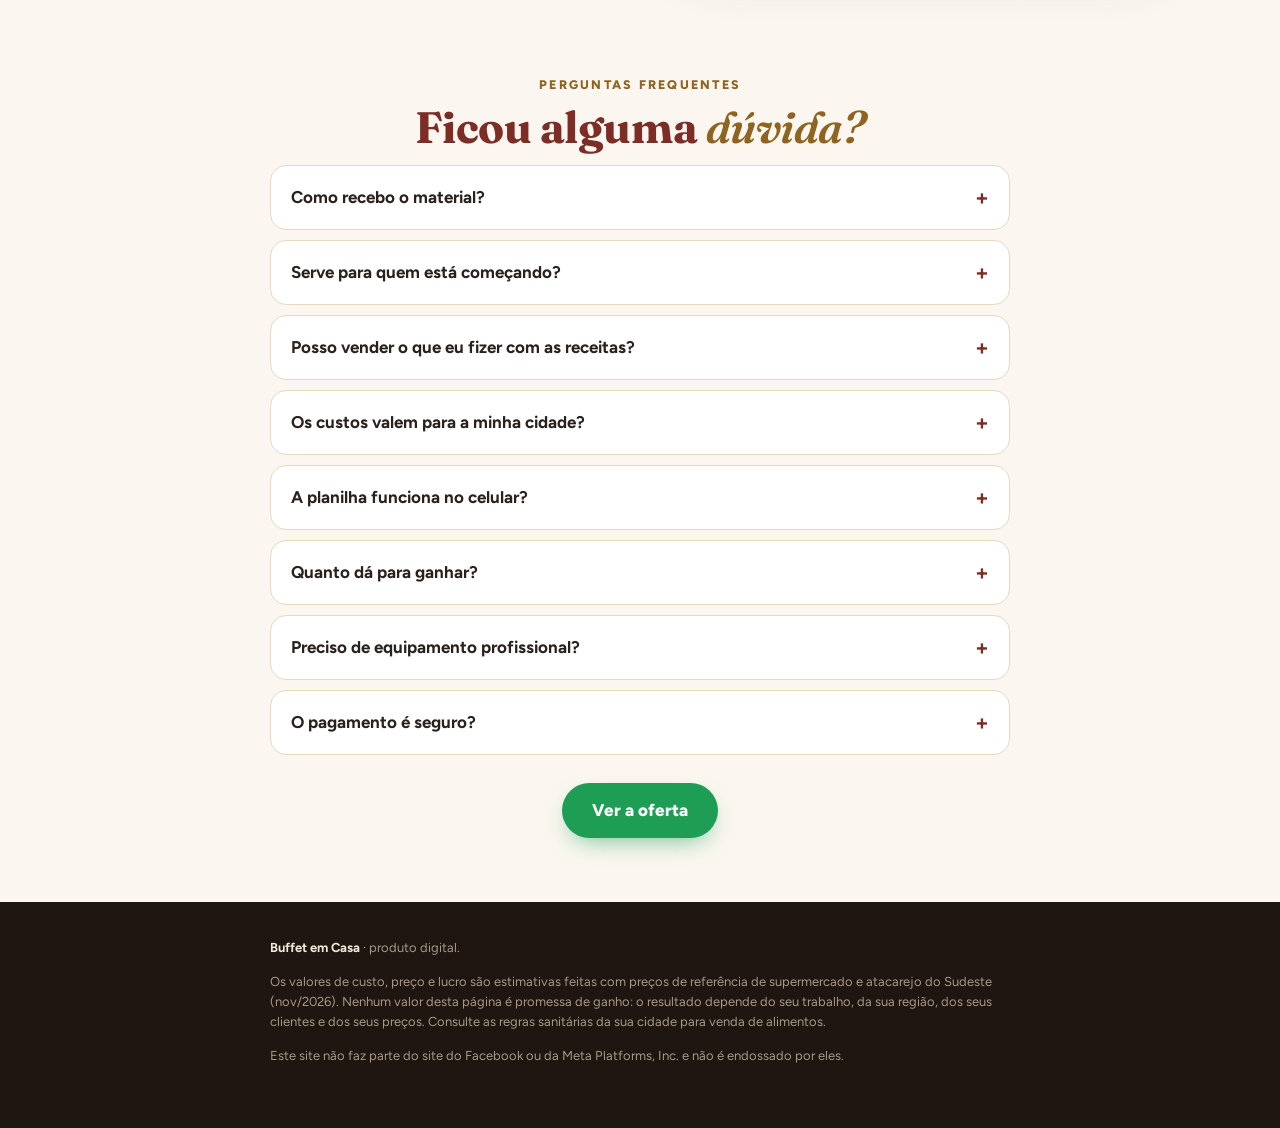
<file: vsl/index.html>
<!doctype html><html lang="pt-BR"><head><meta charset="utf-8"><meta name="viewport" content="width=device-width,initial-scale=1">
<title>Buffet em Casa · assista</title><meta name="description" content="160 finger foods com foto, custo por peça e preço de venda calculados, planilha de orçamento e 12 cardápios prontos.">
<meta property="og:title" content="Buffet em Casa · assista"><meta property="og:image" content="https://buffetemcasa.shop/img/og.jpg">
<link rel="icon" href="../img/favicon.png">
<link rel="preconnect" href="https://fonts.googleapis.com"><link rel="preconnect" href="https://fonts.gstatic.com" crossorigin>
<link href="https://fonts.googleapis.com/css2?family=Figtree:wght@400;500;600;700;800&family=Fraunces:ital,opsz,wght@0,9..144,600;0,9..144,700;1,9..144,600&display=swap" rel="stylesheet">
<link rel="stylesheet" href="../estilo.css"></head><body><noscript><img height="1" width="1" style="display:none" alt="" src="https://www.facebook.com/tr?id=1010111115467847&ev=PageView&noscript=1"></noscript>
<div class="topo">Condição de lançamento até 30 de novembro · acesso imediato no e-mail</div>
<header class="cabec"><div class="wrap"><span class="logo">Buffet <em>em Casa</em></span><a class="btn peq" href="#oferta">Ver oferta</a></div></header>
<main><section class="hero vsl"><div class="wrap estreito centro"><div class="kicker">Assista até o final</div>
      <h1>Como fazer finger foods com <em>cara de buffet</em> em casa, sabendo o custo e o preço de cada peça</h1>
      <div class="video"><video id="vsl" src="vsl.mp4" poster="vsl-capa.jpg" controls playsinline preload="metadata"></video></div>
      <p class="mini">Ative o som. O botão aparece logo abaixo depois da apresentação.</p>
      <div id="cta-vsl" class="escondido"><a class="btn grande" href="#oferta">Quero o Buffet em Casa</a></div></div></section>
      <section class="sec" id="galeria"><div class="wrap">
      <div class="centro"><div class="kicker">Uma amostra das 160</div><h2>Bonitas na bandeja, <em>com o preço na ficha</em></h2></div>
      <div class="galeria"><figure><img src="../img/receitas/canape-salmao-cream-cheese-endro.jpg" alt="Canapé de salmão defumado com cream cheese e endro" loading="lazy"><figcaption><b>Canapé de salmão defumado com cream cheese e endro</b><span class="c">custo R$ 2,14</span><span class="v">venda R$ 6,50</span></figcaption></figure><figure><img src="../img/receitas/mini-quiche-lorraine.jpg" alt="Mini quiche lorraine" loading="lazy"><figcaption><b>Mini quiche lorraine</b><span class="c">custo R$ 0,94</span><span class="v">venda R$ 3,00</span></figcaption></figure><figure><img src="../img/receitas/copo-caldinho-feijao-bacon.jpg" alt="Caldinho de feijão com bacon crocante" loading="lazy"><figcaption><b>Caldinho de feijão com bacon crocante</b><span class="c">custo R$ 0,72</span><span class="v">venda R$ 3,00</span></figcaption></figure><figure><img src="../img/receitas/mini-cheeseburger-classico.jpg" alt="Mini cheeseburger clássico" loading="lazy"><figcaption><b>Mini cheeseburger clássico</b><span class="c">custo R$ 2,58</span><span class="v">venda R$ 8,00</span></figcaption></figure><figure><img src="../img/receitas/esp-caprese-balsamico.jpg" alt="Espetinho caprese com redução de balsâmico" loading="lazy"><figcaption><b>Espetinho caprese com redução de balsâmico</b><span class="c">custo R$ 1,39</span><span class="v">venda R$ 4,50</span></figcaption></figure><figure><img src="../img/receitas/coxinha-frango-cremosa-mini.jpg" alt="Mini coxinha cremosa de frango" loading="lazy"><figcaption><b>Mini coxinha cremosa de frango</b><span class="c">custo R$ 0,55</span><span class="v">venda R$ 3,00</span></figcaption></figure><figure><img src="../img/receitas/bruschetta-tomate-manjericao.jpg" alt="Bruschetta clássica de tomate e manjericão" loading="lazy"><figcaption><b>Bruschetta clássica de tomate e manjericão</b><span class="c">custo R$ 0,74</span><span class="v">venda R$ 3,00</span></figcaption></figure><figure><img src="../img/receitas/empadinha-frango-cremosa.jpg" alt="Mini empadinha de frango cremosa" loading="lazy"><figcaption><b>Mini empadinha de frango cremosa</b><span class="c">custo R$ 1,19</span><span class="v">venda R$ 4,00</span></figcaption></figure><figure><img src="../img/receitas/cone-pastel-salpicao-frango.jpg" alt="Cone crocante de salpicão de frango" loading="lazy"><figcaption><b>Cone crocante de salpicão de frango</b><span class="c">custo R$ 0,79</span><span class="v">venda R$ 3,00</span></figcaption></figure><figure><img src="../img/receitas/colher-tartare-salmao-abacate.jpg" alt="Tartare de salmão com abacate e gergelim na colher" loading="lazy"><figcaption><b>Tartare de salmão com abacate e gergelim na colher</b><span class="c">custo R$ 1,37</span><span class="v">venda R$ 4,50</span></figcaption></figure><figure><img src="../img/receitas/canape-pepino-cream-cheese-ervas.jpg" alt="Canapé de pepino com cream cheese de ervas" loading="lazy"><figcaption><b>Canapé de pepino com cream cheese de ervas</b><span class="c">custo R$ 0,50</span><span class="v">venda R$ 2,50</span></figcaption></figure><figure><img src="../img/receitas/mini-quiche-tres-queijos.jpg" alt="Mini quiche de três queijos" loading="lazy"><figcaption><b>Mini quiche de três queijos</b><span class="c">custo R$ 0,92</span><span class="v">venda R$ 3,00</span></figcaption></figure></div>
      <div class="centro"><a class="btn " href="#oferta">Quero as 160 receitas</a></div></div></section>
<section class="sec" id="entrega"><div class="wrap">
      <div class="centro"><div class="kicker">O que você recebe</div><h2>Tudo para fazer, <em>montar e vender</em></h2></div>
      <div class="cards"><article><img src="../img/mock/pg-capa.jpg" alt="Guia Buffet em Casa" loading="lazy"><div><span class="tag">PDF · 348 páginas</span><h3>Guia Buffet em Casa</h3><p>160 finger foods em 10 categorias, cada uma com foto, passo a passo, rendimento, custo por peça, preço sugerido, o que adiantar e dica de venda.</p></div></article><article><img src="../img/mock/planilha.jpg" alt="Planilha Calculadora de Encomendas" loading="lazy"><div><span class="tag">Excel e Google Planilhas</span><h3>Planilha Calculadora de Encomendas</h3><p>As 160 receitas já custeadas. Troque o preço do seu mercado e tudo se atualiza. Informe os convidados e ela monta o orçamento, a lista de compras e o lucro.</p></div></article><article><img src="../img/mock/pg-cardapio.jpg" alt="12 Cardápios Prontos para Vender" loading="lazy"><div><span class="tag">no Guia do Negócio</span><h3>12 Cardápios Prontos para Vender</h3><p>Aniversário, chá, coffee break, happy hour, casamento civil, Natal, Réveillon e mais, com peças por pessoa e preço por pessoa.</p></div></article><article><img src="../img/mock/pg-bandejas.jpg" alt="Manual de Montagem de Bandejas" loading="lazy"><div><span class="tag">no Guia do Negócio</span><h3>Manual de Montagem de Bandejas</h3><p>Layouts de bandeja e de mesa, cores, alturas e finalização: o que faz parecer buffet.</p></div></article><article><img src="../img/mock/pg-cronograma.jpg" alt="Cronograma de Produção" loading="lazy"><div><span class="tag">no Guia do Negócio</span><h3>Cronograma de Produção</h3><p>O que fazer de D-5 até a hora da entrega, o que congela e como transportar sem estragar.</p></div></article><article><img src="../img/mock/pg-textos.jpg" alt="Kit Primeiras Encomendas" loading="lazy"><div><span class="tag">no Guia do Negócio</span><h3>Kit Primeiras Encomendas</h3><p>Plano de 7 dias, textos prontos de WhatsApp, tabela de preços modelo e checklist do dia da entrega.</p></div></article></div></div></section>
<section class="sec oferta" id="oferta"><div class="wrap duas">
      <div><img class="kit" src="../img/mock/kit.webp" alt="Guia, planilha e Guia do Negócio do Buffet em Casa" loading="lazy"></div>
      <div class="box-oferta"><div class="kicker">Condição de lançamento</div><h2>Buffet <em>em Casa</em></h2>
      <ul class="itens"><li><svg viewBox="0 0 24 24" fill="none" stroke="currentColor" stroke-width="3" stroke-linecap="round" stroke-linejoin="round"><path d="M5 12.5l4.5 4.5L19 7.5"/></svg><span>Guia Buffet em Casa · 160 finger foods</span><s>R$ 97</s></li><li><svg viewBox="0 0 24 24" fill="none" stroke="currentColor" stroke-width="3" stroke-linecap="round" stroke-linejoin="round"><path d="M5 12.5l4.5 4.5L19 7.5"/></svg><span>Planilha Calculadora de Encomendas</span><s>R$ 47</s></li><li><svg viewBox="0 0 24 24" fill="none" stroke="currentColor" stroke-width="3" stroke-linecap="round" stroke-linejoin="round"><path d="M5 12.5l4.5 4.5L19 7.5"/></svg><span>12 Cardápios Prontos para Vender</span><s>R$ 27</s></li><li><svg viewBox="0 0 24 24" fill="none" stroke="currentColor" stroke-width="3" stroke-linecap="round" stroke-linejoin="round"><path d="M5 12.5l4.5 4.5L19 7.5"/></svg><span>Manual de Montagem de Bandejas</span><s>R$ 17</s></li><li><svg viewBox="0 0 24 24" fill="none" stroke="currentColor" stroke-width="3" stroke-linecap="round" stroke-linejoin="round"><path d="M5 12.5l4.5 4.5L19 7.5"/></svg><span>Cronograma de Produção</span><s>R$ 17</s></li><li><svg viewBox="0 0 24 24" fill="none" stroke="currentColor" stroke-width="3" stroke-linecap="round" stroke-linejoin="round"><path d="M5 12.5l4.5 4.5L19 7.5"/></svg><span>Kit Primeiras Encomendas + textos de WhatsApp</span><s>R$ 27</s></li></ul>
      <div class="total">Valor de tudo separado: <s>R$ 232</s></div>
      <div class="preco"><span class="de">de <s>R$ 197</s> por</span><b>R$ 67</b><span class="parc">ou em até 12x no cartão</span><span class="unico">pagamento único · acesso imediato</span></div>
      <a class="btn grande" id="comprar" href="https://pay.cakto.com.br/uph7z8j">Quero o Buffet em Casa</a>
      <div class="contador" data-prazo="2026-11-30T23:59:59-03:00"><span>A condição de lançamento termina em</span><div><b data-u="d">00</b><i>dias</i></div><div><b data-u="h">00</b><i>horas</i></div><div><b data-u="m">00</b><i>min</i></div><div><b data-u="s">00</b><i>seg</i></div></div>
      <div class="selos"><span><svg viewBox="0 0 24 24" fill="none" stroke="currentColor" stroke-width="3" stroke-linecap="round" stroke-linejoin="round"><path d="M5 12.5l4.5 4.5L19 7.5"/></svg> Compra segura</span><span><svg viewBox="0 0 24 24" fill="none" stroke="currentColor" stroke-width="3" stroke-linecap="round" stroke-linejoin="round"><path d="M5 12.5l4.5 4.5L19 7.5"/></svg> Pix ou cartão</span><span><svg viewBox="0 0 24 24" fill="none" stroke="currentColor" stroke-width="3" stroke-linecap="round" stroke-linejoin="round"><path d="M5 12.5l4.5 4.5L19 7.5"/></svg> Acesso no e-mail</span></div>
      </div></div></section>
<section class="sec" id="faq"><div class="wrap estreito"><div class="centro"><div class="kicker">Perguntas frequentes</div><h2>Ficou alguma <em>dúvida?</em></h2></div>
      <details><summary>Como recebo o material?</summary><p>Logo depois da confirmação do pagamento, você recebe no e-mail o acesso aos arquivos: os PDFs (abrem no celular, tablet ou computador) e a planilha.</p></details><details><summary>Serve para quem está começando?</summary><p>Sim. As receitas usam ingrediente de supermercado e utensílio comum, com passo a passo detalhado, tempo e temperatura. Cada uma indica o nível (fácil ou média).</p></details><details><summary>Posso vender o que eu fizer com as receitas?</summary><p>Pode e deve: o guia foi feito para isso. Só não é permitido revender ou distribuir o material.</p></details><details><summary>Os custos valem para a minha cidade?</summary><p>Os preços de referência são de supermercado e atacarejo do Sudeste em novembro de 2026. Na planilha, você troca pelos preços do seu mercado e todos os custos e preços se atualizam.</p></details><details><summary>A planilha funciona no celular?</summary><p>Funciona no Excel e no Google Planilhas, inclusive pelo aplicativo do celular. Para o orçamento, o computador é mais confortável.</p></details><details><summary>Quanto dá para ganhar?</summary><p>Depende de quantas encomendas você fizer, da sua região e do seu preço. O guia mostra a conta de cada peça e de cada cardápio para você fazer a sua conta com números reais, mas não existe garantia de resultado nem de vendas.</p></details><details><summary>Preciso de equipamento profissional?</summary><p>Não. Forno doméstico, panelas comuns, forminhas de tartelete (opcionais: há receitas com casquinha pronta) e bandejas.</p></details><details><summary>O pagamento é seguro?</summary><p>Sim. O pagamento é feito em plataforma de checkout segura, com Pix e cartão.</p></details>
      <div class="centro" style="margin-top:28px"><a class="btn " href="#oferta">Ver a oferta</a></div></div></section></main>
<footer><div class="wrap estreito"><p><b>Buffet em Casa</b> · produto digital. </p>
<p>Os valores de custo, preço e lucro são estimativas feitas com preços de referência de supermercado e atacarejo do Sudeste (nov/2026). Nenhum valor desta página é promessa de ganho: o resultado depende do seu trabalho, da sua região, dos seus clientes e dos seus preços. Consulte as regras sanitárias da sua cidade para venda de alimentos.</p>
<p>Este site não faz parte do site do Facebook ou da Meta Platforms, Inc. e não é endossado por eles.</p></div></footer>
<script>
var CFG={"pixelId":"1010111115467847","preco":67,"checkout":"https://pay.cakto.com.br/uph7z8j"};window.VSL_CTA=154;
if(CFG.pixelId){!function(f,b,e,v,n,t,s){if(f.fbq)return;n=f.fbq=function(){n.callMethod?n.callMethod.apply(n,arguments):n.queue.push(arguments)};if(!f._fbq)f._fbq=n;n.push=n;n.loaded=!0;n.version='2.0';n.queue=[];t=b.createElement(e);t.async=!0;t.src=v;s=b.getElementsByTagName(e)[0];s.parentNode.insertBefore(t,s)}(window,document,'script','https://connect.facebook.net/en_US/fbevents.js');fbq('init',CFG.pixelId);fbq('track','PageView');fbq('track','ViewContent',{content_name:'Buffet em Casa',value:CFG.preco,currency:'BRL'});}
// checkout: repassa UTMs e fbclid; sem link configurado, avisa
(function(){var a=document.getElementById('comprar');if(!a)return;if(!CFG.checkout){a.classList.add('off');a.addEventListener('click',function(e){e.preventDefault();alert('Link de checkout ainda não configurado.');});return;}
var q=location.search.slice(1);if(q){a.href=CFG.checkout+(CFG.checkout.indexOf('?')<0?'?':'&')+q;}
a.addEventListener('click',function(){if(window.fbq)fbq('track','InitiateCheckout',{value:CFG.preco,currency:'BRL'});});})();
// rolagem suave para a oferta
document.querySelectorAll('a[href^="#"]').forEach(function(a){a.addEventListener('click',function(e){var el=document.querySelector(a.getAttribute('href'));if(el&&a.id!=='comprar'){e.preventDefault();el.scrollIntoView({behavior:'smooth'});}});});
// contador até data fixa
(function(){var c=document.querySelector('.contador');if(!c)return;var fim=new Date(c.dataset.prazo).getTime();function p(n){return(n<10?'0':'')+n;}
function t(){var r=Math.max(0,fim-Date.now()),s=Math.floor(r/1e3);c.querySelector('[data-u=d]').textContent=p(Math.floor(s/86400));c.querySelector('[data-u=h]').textContent=p(Math.floor(s%86400/3600));c.querySelector('[data-u=m]').textContent=p(Math.floor(s%3600/60));c.querySelector('[data-u=s]').textContent=p(s%60);if(r<=0)c.style.display='none';}t();setInterval(t,1000);})();
// calculadora
(function(){var c=document.querySelector('.calc');if(!c)return;var cu=+c.dataset.custo,pr=+c.dataset.preco,festa=c.dataset.modo==='festa';
function brl(v){return'R$ '+Math.round(v).toString().replace(/\B(?=(\d{3})+(?!\d))/g,'.');}
function at(){var f=+document.getElementById('festas').value,v=+document.getElementById('conv').value;document.getElementById('o-festas').textContent=f;document.getElementById('o-conv').textContent=v;
if(festa){var pc=f*v;document.getElementById('r-pecas').textContent=pc.toLocaleString('pt-BR');document.getElementById('r-venda').textContent=v<=20?'4 a 6':v<=50?'6 a 9':'8 a 12';document.getElementById('r-lucro').textContent=brl(pc*cu);return;}
var pecas=f*v*12;document.getElementById('r-pecas').textContent=pecas.toLocaleString('pt-BR');document.getElementById('r-venda').textContent=brl(pecas*pr);document.getElementById('r-lucro').textContent=brl(pecas*(pr-cu));}
c.querySelectorAll('input').forEach(function(i){i.addEventListener('input',at);});at();})();
// VSL: botão aparece depois do pitch
(function(){var v=document.getElementById('vsl'),b=document.getElementById('cta-vsl');if(!v||!b)return;var mostrar=function(){b.classList.remove('escondido');};
v.addEventListener('timeupdate',function(){if(v.currentTime>=(window.VSL_CTA||150))mostrar();});setTimeout(mostrar,240000);})();
</script></body></html>
</file>
<file: estilo.css>
:root{--creme:#FBF7F0;--creme2:#F3EADB;--creme3:#E7D8C0;--vinho:#7B2D26;--vinho2:#9C3B2F;--vinhoc:#F6E4DF;--ouro:#C8963E;--ouroe:#8E6420;--ouroc:#F7EBD0;--verde:#2F6B4F;--verdec:#E3F0E8;--tinta:#2A211C;--tinta2:#6B5D52;--escuro:#1F1612;--cta:#1E9E55}
*{box-sizing:border-box}html{scroll-behavior:smooth}body{margin:0;background:var(--creme);color:var(--tinta);font:400 17px/1.55 'Figtree',system-ui,sans-serif;-webkit-font-smoothing:antialiased}
img{max-width:100%;display:block}a{color:inherit}
h1,h2,h3{font-family:'Fraunces',Georgia,serif;font-weight:700;line-height:1.08;margin:0 0 14px;color:var(--vinho);letter-spacing:-.01em;text-wrap:balance}
h1{font-size:clamp(32px,6.4vw,56px)}h2{font-size:clamp(28px,5vw,44px)}h3{font-size:21px;line-height:1.2}
h1 em,h2 em{font-style:italic;font-weight:600;color:var(--ouroe)}
p{margin:0 0 14px;text-wrap:pretty}.mini{font-size:13.5px;color:var(--tinta2);line-height:1.45}
.wrap{max-width:1120px;margin:0 auto;padding:0 20px}.estreito{max-width:780px}.centro{text-align:center}
.duas{display:grid;gap:36px;align-items:center}@media(min-width:900px){.duas{grid-template-columns:1fr 1fr;gap:56px}}
.kicker{font:800 12.5px/1.2 'Figtree';letter-spacing:.18em;text-transform:uppercase;color:var(--ouroe);margin-bottom:12px}
.topo{background:var(--escuro);color:#F2D9A6;text-align:center;font:700 13.5px/1.3 'Figtree';padding:9px 14px;letter-spacing:.02em}
.cabec{background:var(--creme);border-bottom:1px solid var(--creme3)}.cabec .wrap{display:flex;justify-content:space-between;align-items:center;height:60px}
.logo{font:700 22px 'Fraunces';color:var(--vinho)}.logo em{color:var(--ouroe);font-weight:600}
.btn{display:inline-flex;align-items:center;justify-content:center;gap:10px;background:var(--cta);color:#fff;text-decoration:none;font:800 17px/1.2 'Figtree';padding:17px 30px;border-radius:999px;box-shadow:0 10px 26px -10px rgba(30,158,85,.7);transition:transform .15s}
.btn:hover{transform:translateY(-2px)}.btn svg{width:20px;height:20px}.btn.grande{font-size:19px;padding:20px 36px;width:100%;max-width:460px}
.btn.peq{padding:10px 18px;font-size:14px;box-shadow:none}.btn.claro{background:#F2C66D;color:var(--escuro);box-shadow:none}.btn.off{opacity:.55}
.lista{list-style:none;padding:0;margin:0 0 26px}.lista li{display:flex;gap:12px;align-items:flex-start;margin-bottom:12px;font-weight:500}
.lista svg{flex:0 0 24px;width:24px;height:24px;color:#fff;background:var(--verde);border-radius:50%;padding:4px;margin-top:1px}
/* hero */
.hero{padding:34px 0 40px}.hero .sub{font-size:19px;color:var(--tinta2);margin-bottom:22px}
.hero-img img{border-radius:28px;width:100%;aspect-ratio:4/5;object-fit:cover;box-shadow:0 30px 60px -30px rgba(60,30,20,.55)}
.hero-img-m{display:none}@media(max-width:899px){.hero{padding-top:24px}.hero-img{display:none}.hero-img-m{display:block;margin:0 0 22px}.hero-img-m img{width:100%;aspect-ratio:16/11;object-fit:cover;object-position:center 22%;border-radius:20px;box-shadow:0 20px 40px -24px rgba(60,30,20,.55)}.hero .sub{font-size:17.5px}}
.faixa-selos{background:var(--vinho);color:#FBEBD8}.faixa-selos .wrap{display:flex;flex-wrap:wrap;justify-content:center;gap:10px 28px;padding:16px 20px;font-size:15px}
.faixa-selos b{color:#F2C66D}
.sec{padding:64px 0}.sec.claro2{background:var(--creme2)}.sec.escuro{background:var(--escuro);color:#F3E7D6}.sec.escuro h2{color:#FFF6E8}.sec.escuro h2 em{color:#F2C66D}.sec.escuro .kicker{color:#E2B868}
.sec.escuro .lista svg{background:#E2B868;color:var(--escuro)}
/* conta + calculadora */
.cartao-conta{background:#fff;border:1px solid var(--creme3);border-radius:24px;padding:26px 26px 18px;box-shadow:0 20px 40px -26px rgba(60,30,20,.4);margin-top:8px}
.ct-tit{font:700 22px 'Fraunces';color:var(--tinta);margin-bottom:10px}
.ct-l{display:flex;justify-content:space-between;align-items:baseline;padding:14px 0;border-top:1.5px dashed var(--creme3);font-weight:600;color:var(--tinta2)}
.ct-l b{font:800 24px 'Figtree';color:var(--tinta)}.ct-l.ouro{background:var(--ouroc);margin:0 -14px;padding:14px;border-radius:12px;border:0}.ct-l.ouro b{color:var(--ouroe)}
.ct-l.verde span,.ct-l.verde b{color:var(--verde)}.ct-l.verde b{font-size:30px}.ct-nota{font-size:13px;color:var(--tinta2);margin-top:6px}
.calc{background:var(--escuro);color:#F3E7D6;border-radius:26px;padding:28px}.calc .kicker{color:#E2B868}
.calc label{display:flex;justify-content:space-between;font-weight:700;margin:16px 0 6px}.calc output{font:800 20px 'Figtree';color:#F2C66D}
.calc input[type=range]{width:100%;accent-color:#E2B868;height:28px}
.calc-res{display:grid;gap:10px;margin:18px 0 14px}.calc-res div{display:flex;justify-content:space-between;align-items:baseline;background:rgba(255,255,255,.06);border-radius:14px;padding:12px 16px}
.calc-res b{font:800 20px 'Figtree';white-space:nowrap}.calc-res span{padding-right:10px}.calc-res .dest{background:#2F6B4F}.calc-res .dest b{font-size:26px;color:#fff}@media(max-width:420px){.calc{padding:22px 18px}.calc-res div{padding:11px 13px}.calc-res b{font-size:18px}.calc-res .dest b{font-size:22px}}.calc .mini{color:#B9A894}
.arred{border-radius:24px;margin-top:10px;aspect-ratio:16/10;object-fit:cover;width:100%}
/* galeria */
.galeria{display:grid;grid-template-columns:repeat(2,1fr);gap:14px;margin:28px 0 30px}@media(min-width:900px){.galeria{grid-template-columns:repeat(4,1fr);gap:18px}}
.galeria figure{margin:0;background:#fff;border-radius:18px;overflow:hidden;border:1px solid var(--creme3)}.galeria img{aspect-ratio:4/5;object-fit:cover;width:100%}
.galeria figcaption{padding:10px 12px 12px}.galeria b{display:block;font:700 14.5px/1.25 'Figtree';margin-bottom:6px}.galeria span{display:block;font-size:12.5px;font-weight:700;line-height:1.4}.galeria .c{color:var(--tinta2)}.galeria .v{color:var(--verde)}
/* ficha */
.paginas{display:flex;gap:14px;justify-content:center}.paginas img{width:48%;border-radius:14px;box-shadow:0 30px 60px -20px rgba(0,0,0,.7)}.paginas img:last-child{margin-top:36px}
/* entrega */
.cards{display:grid;gap:18px;margin-top:28px}@media(min-width:700px){.cards{grid-template-columns:repeat(2,1fr)}}@media(min-width:1000px){.cards{grid-template-columns:repeat(3,1fr)}}
.cards article{background:#fff;border:1px solid var(--creme3);border-radius:22px;overflow:hidden;display:flex;flex-direction:column}
.cards img{width:100%;aspect-ratio:4/3;object-fit:contain;padding:18px;background:linear-gradient(160deg,var(--creme2),var(--creme3));filter:drop-shadow(0 14px 18px rgba(60,30,20,.25))}.cards article>div{padding:18px 20px 20px}
.tag{display:inline-block;font:800 11px 'Figtree';letter-spacing:.12em;text-transform:uppercase;color:var(--verde);background:var(--verdec);padding:5px 10px;border-radius:99px;margin-bottom:10px}
.cards p{font-size:15.5px;color:var(--tinta2);margin:0}
/* como */
.passos{display:grid;gap:18px;margin:28px 0 30px}@media(min-width:900px){.passos{grid-template-columns:repeat(3,1fr)}}
.passo{background:#fff;border-radius:22px;padding:24px;border:1px solid var(--creme3)}.passo b{display:inline-grid;place-items:center;width:44px;height:44px;border-radius:50%;background:var(--vinho);color:#fff;font:700 20px 'Fraunces';margin-bottom:12px}
.passo p{color:var(--tinta2);margin:0;font-size:16px}
.cats{display:flex;flex-wrap:wrap;justify-content:center;gap:10px;margin-top:26px}.cats span{background:#fff;border:1px solid var(--creme3);border-radius:99px;padding:10px 16px;font-weight:700;font-size:15px}
.cats i{font-style:normal;background:var(--vinho);color:#fff;border-radius:99px;padding:2px 8px;font-size:12px;margin-left:8px}
.pq{display:grid;gap:18px;margin-top:28px}@media(min-width:900px){.pq{grid-template-columns:repeat(3,1fr)}}.pq div{background:#fff;border-radius:22px;padding:24px;border-top:5px solid var(--ouro)}.pq p{color:var(--tinta2);margin:0}
/* oferta */
.oferta{background:linear-gradient(180deg,var(--creme2),var(--creme))}.kit{width:100%;max-width:560px;margin:0 auto;filter:drop-shadow(0 30px 40px rgba(60,30,20,.35))}
.box-oferta{background:#fff;border-radius:28px;padding:30px 26px;border:2px solid var(--ouro);box-shadow:0 30px 60px -30px rgba(60,30,20,.45)}
.itens{list-style:none;padding:0;margin:8px 0 12px}.itens li{display:grid;grid-template-columns:24px 1fr auto;gap:10px;align-items:start;padding:9px 0;border-bottom:1px dashed var(--creme3);font-weight:600;font-size:15.5px}
.itens svg{width:22px;height:22px;color:#fff;background:var(--verde);border-radius:50%;padding:4px}.itens s{color:var(--tinta2);font-weight:500}
.total{text-align:right;color:var(--tinta2);font-size:15px;margin-bottom:14px}
.preco{text-align:center;margin:10px 0 18px}.preco .de{display:block;color:var(--tinta2);font-weight:600}.preco b{display:block;font:800 64px/1 'Figtree';color:var(--verde);margin:6px 0}
.preco .parc{display:block;font-weight:700;color:var(--tinta)}.preco .unico{display:block;font-size:14px;color:var(--tinta2);margin-top:6px}
.box-oferta .btn{width:100%;white-space:nowrap}@media(max-width:420px){.btn.grande{font-size:17.5px;padding:19px 18px}.box-oferta{padding:26px 18px}}
.contador{display:flex;justify-content:center;flex-wrap:wrap;gap:8px;margin:18px 0 10px}.contador span{width:100%;text-align:center;font:800 12px 'Figtree';letter-spacing:.14em;text-transform:uppercase;color:var(--vinho2)}
.contador div{background:var(--escuro);color:#F2C66D;border-radius:12px;min-width:62px;padding:8px 6px;text-align:center}.contador b{display:block;font:700 26px/1 'Fraunces'}.contador i{font-style:normal;font-size:11px;color:#D8C7B0;text-transform:uppercase;letter-spacing:.08em}
.selos{display:flex;flex-wrap:wrap;justify-content:center;gap:8px 16px;font-size:13.5px;font-weight:700;color:var(--tinta2)}.selos span{display:flex;align-items:center;gap:6px}.selos svg{width:16px;height:16px;color:var(--verde)}
/* faq */
details{background:#fff;border:1px solid var(--creme3);border-radius:16px;margin-bottom:10px;padding:0 20px}summary{cursor:pointer;font-weight:700;padding:18px 0;list-style:none;display:flex;justify-content:space-between;gap:12px}
summary::after{content:'+';font:700 22px 'Figtree';color:var(--vinho)}details[open] summary::after{content:'–'}details p{color:var(--tinta2);padding-bottom:16px;margin:0}
footer{background:var(--escuro);color:#A89884;font-size:13px;padding:36px 0 48px}footer b{color:#F3E7D6}
/* vsl */
.hero.vsl h1{font-size:clamp(26px,5vw,40px)}.video{margin:22px auto 10px;max-width:420px;border-radius:22px;overflow:hidden;background:#000;box-shadow:0 30px 60px -20px rgba(0,0,0,.6)}
.video video{width:100%;aspect-ratio:9/16;display:block;background:#000}.escondido{display:none}#cta-vsl{margin-top:18px}
</file>
